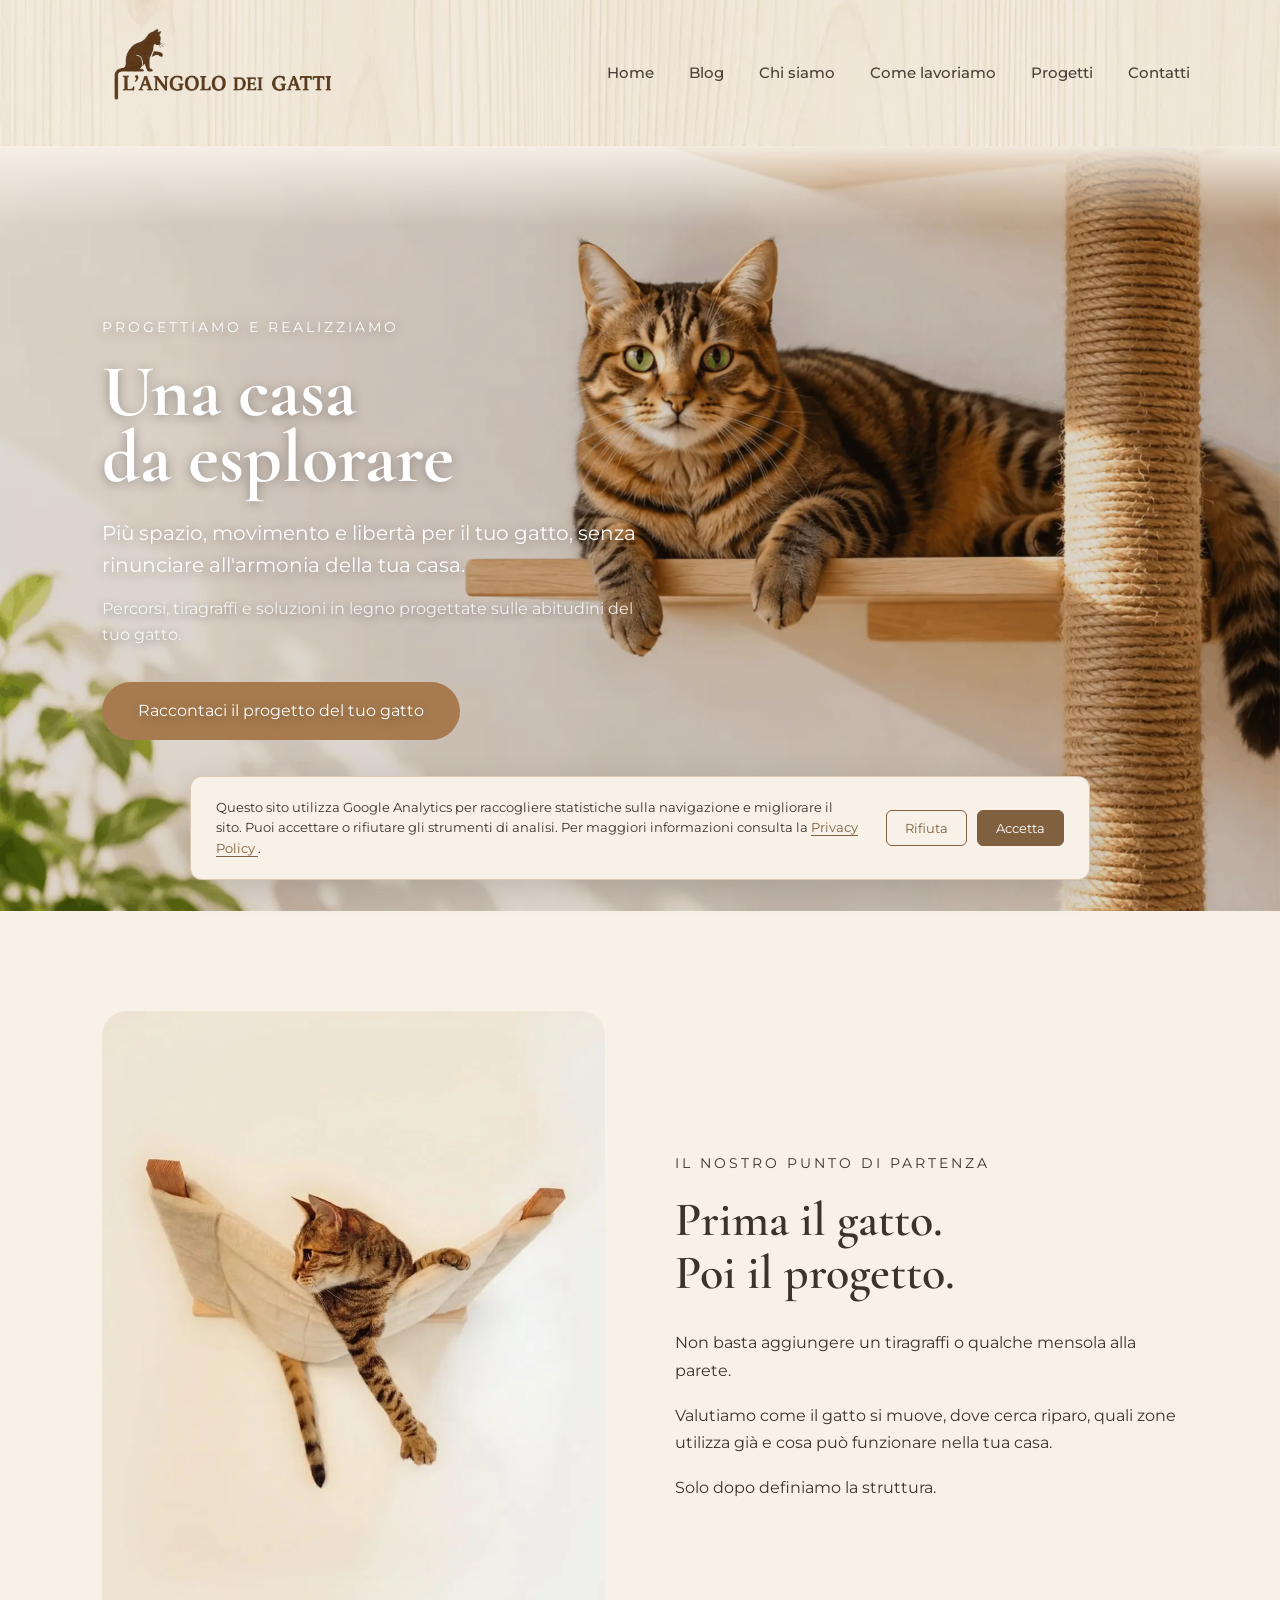
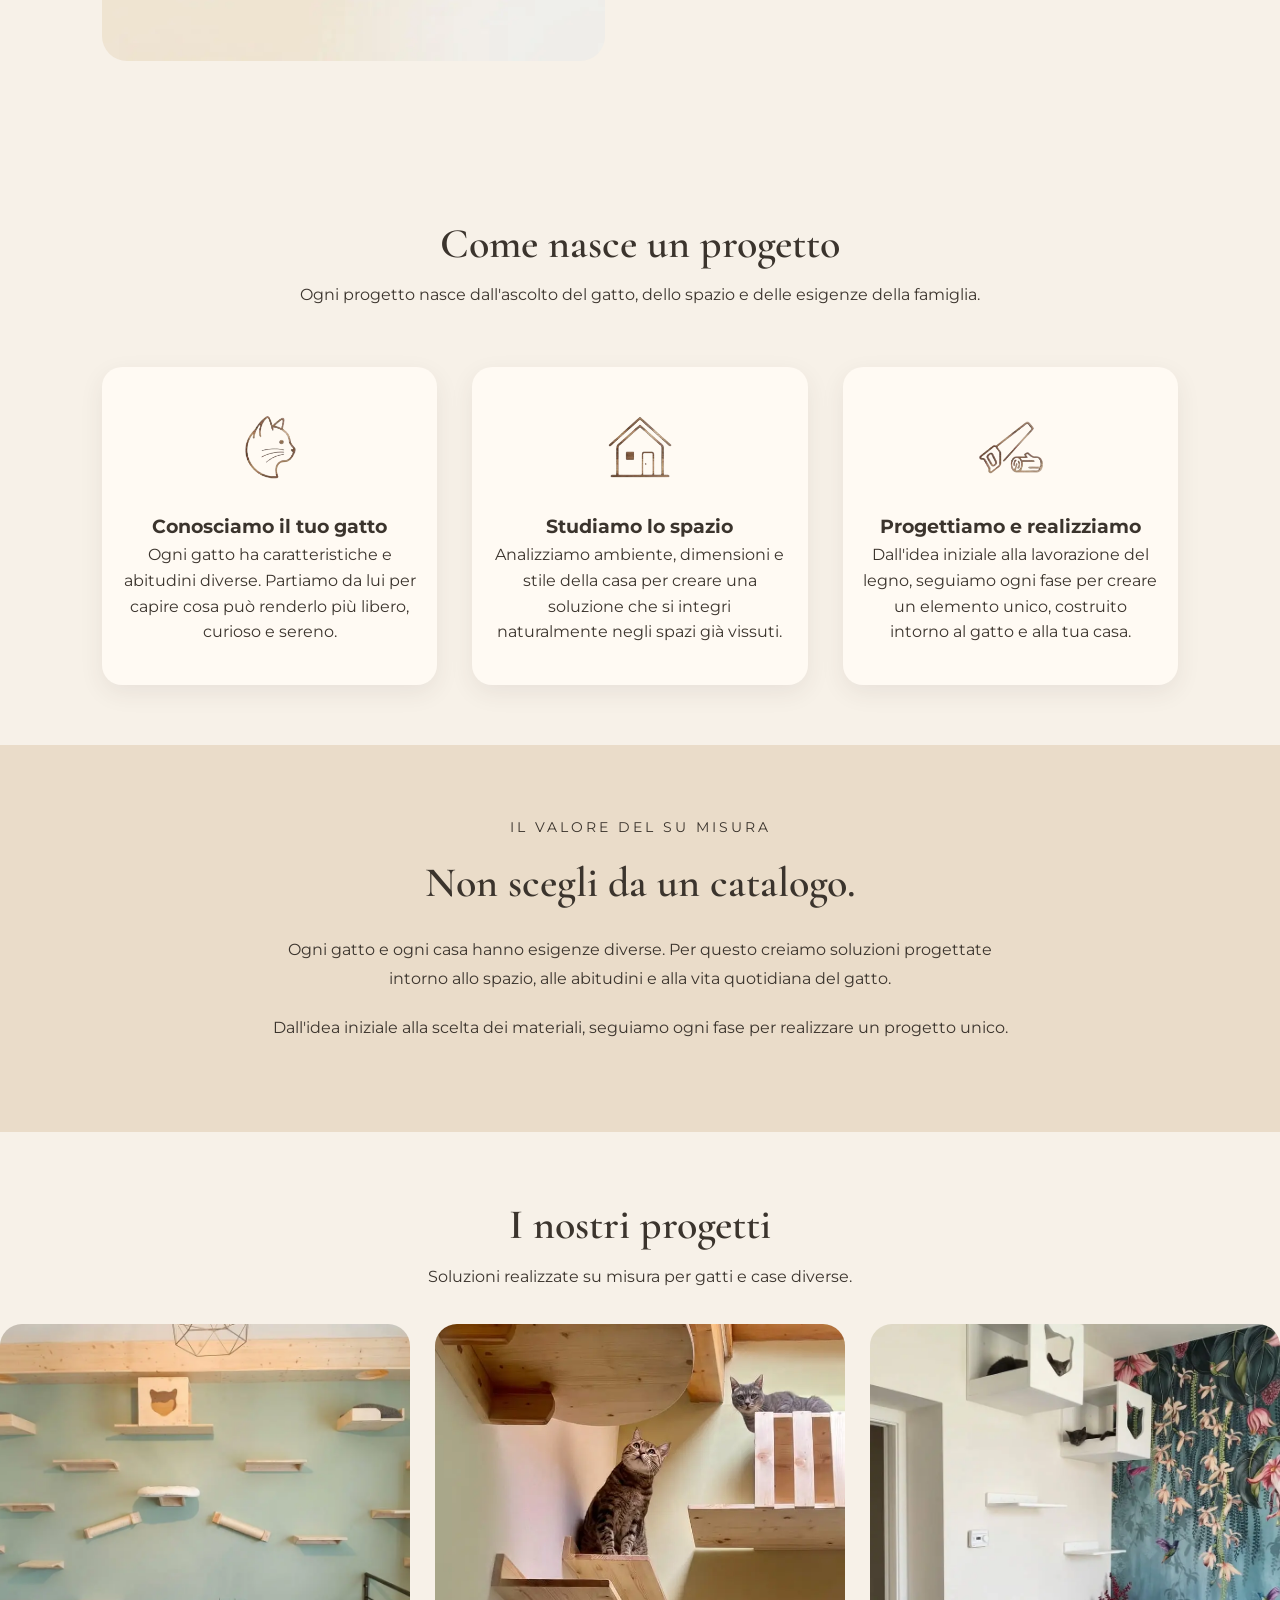
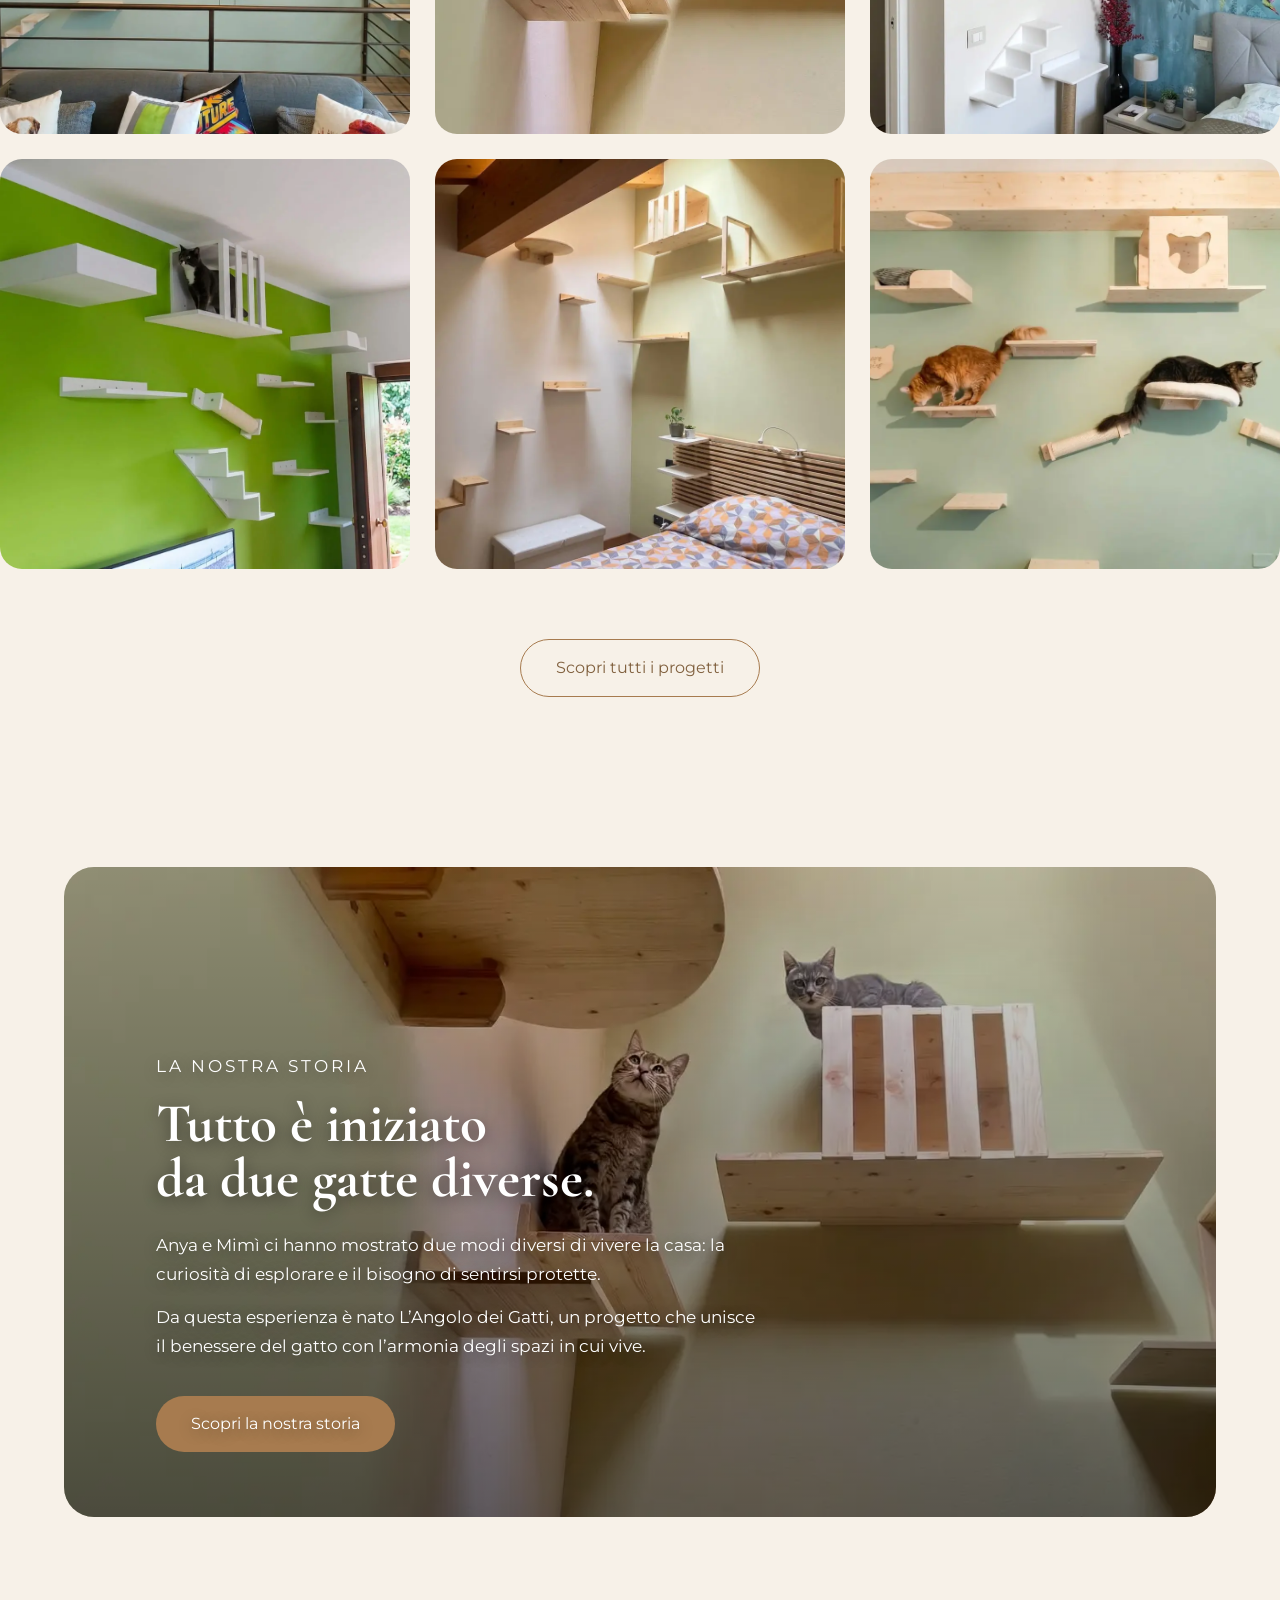
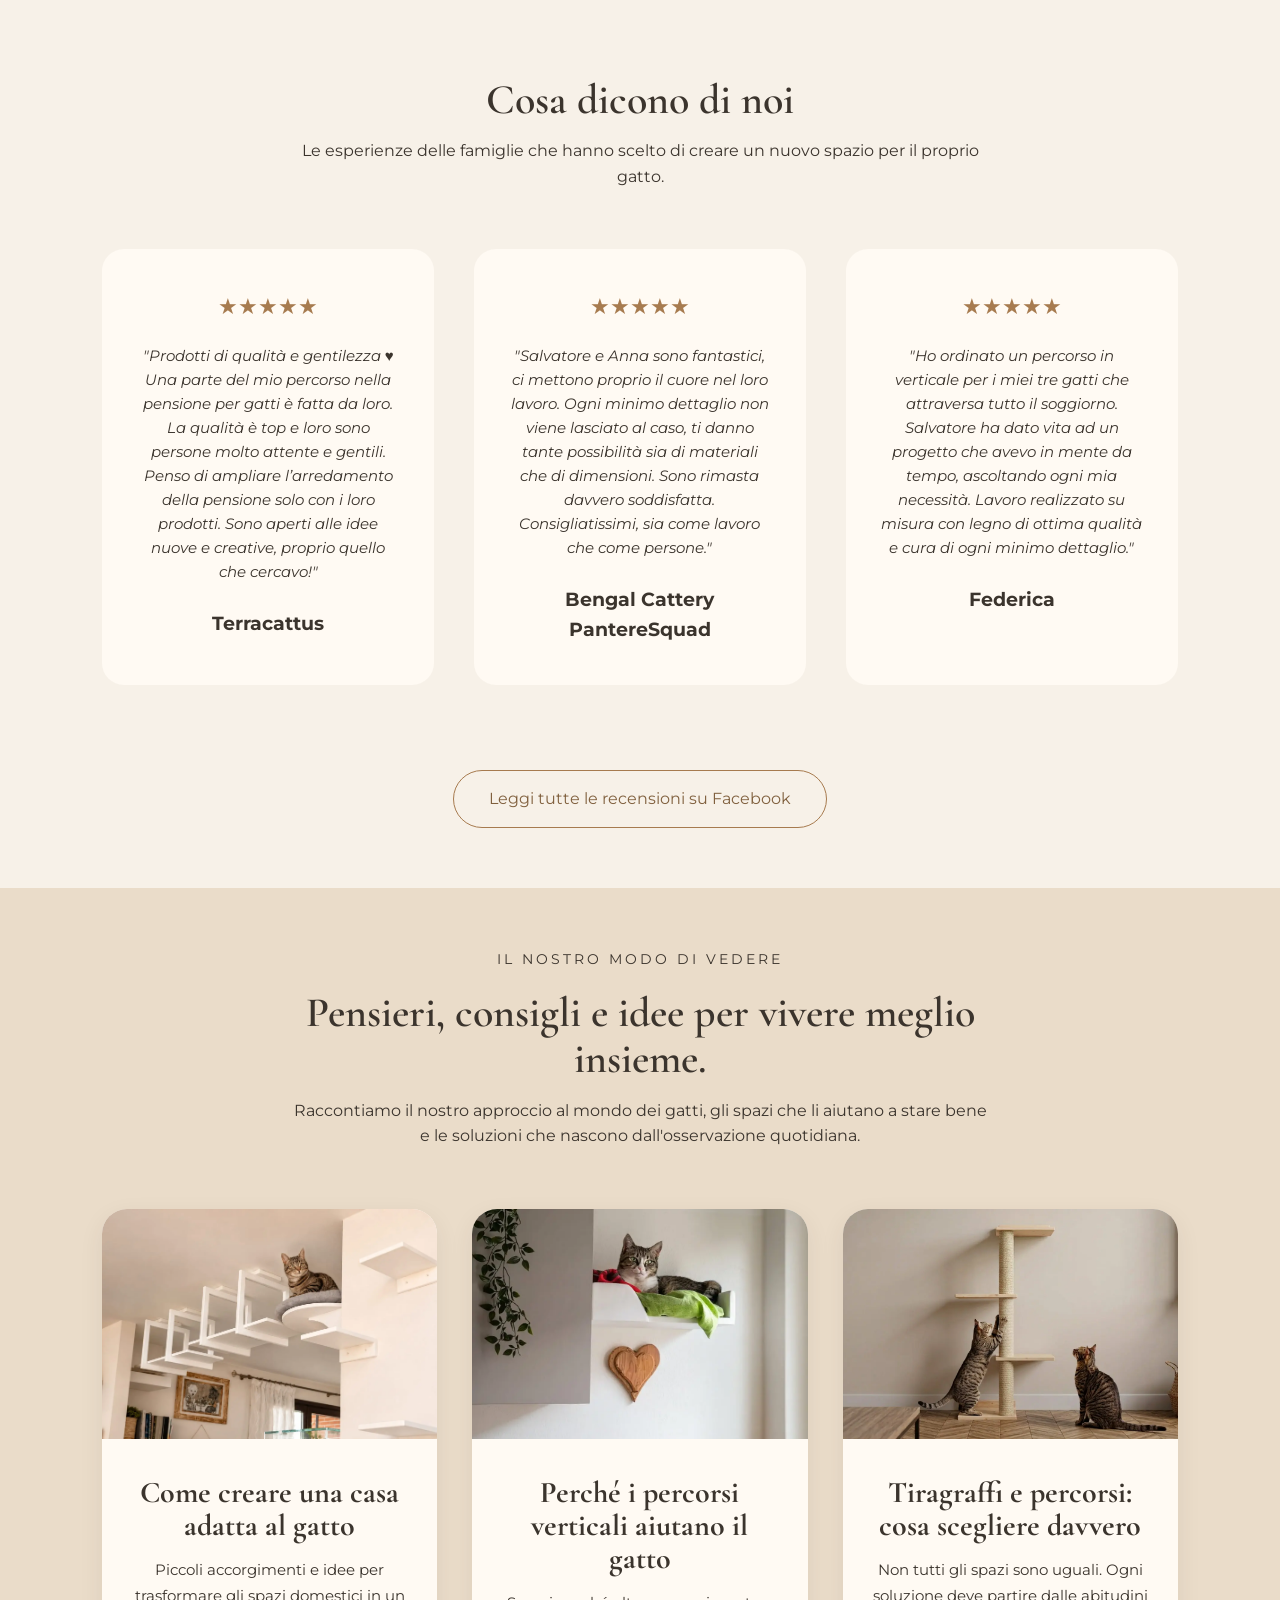
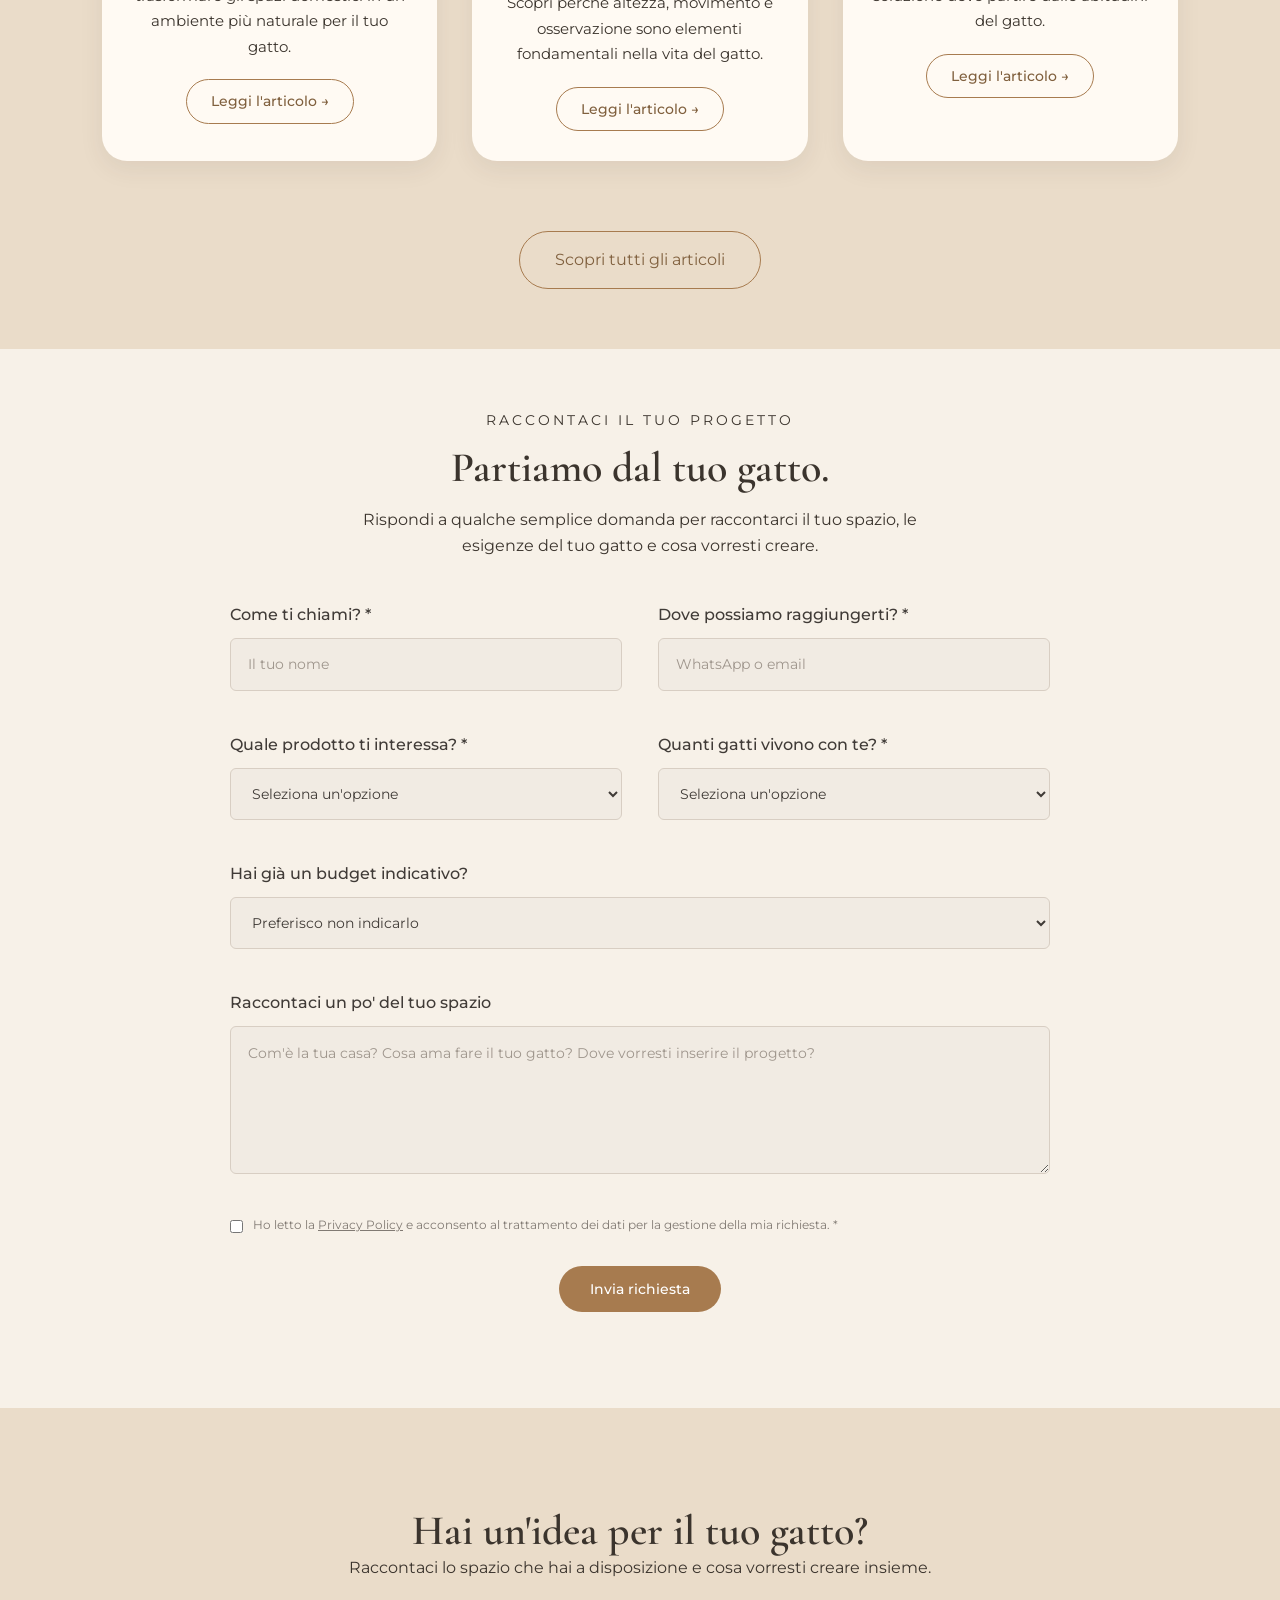
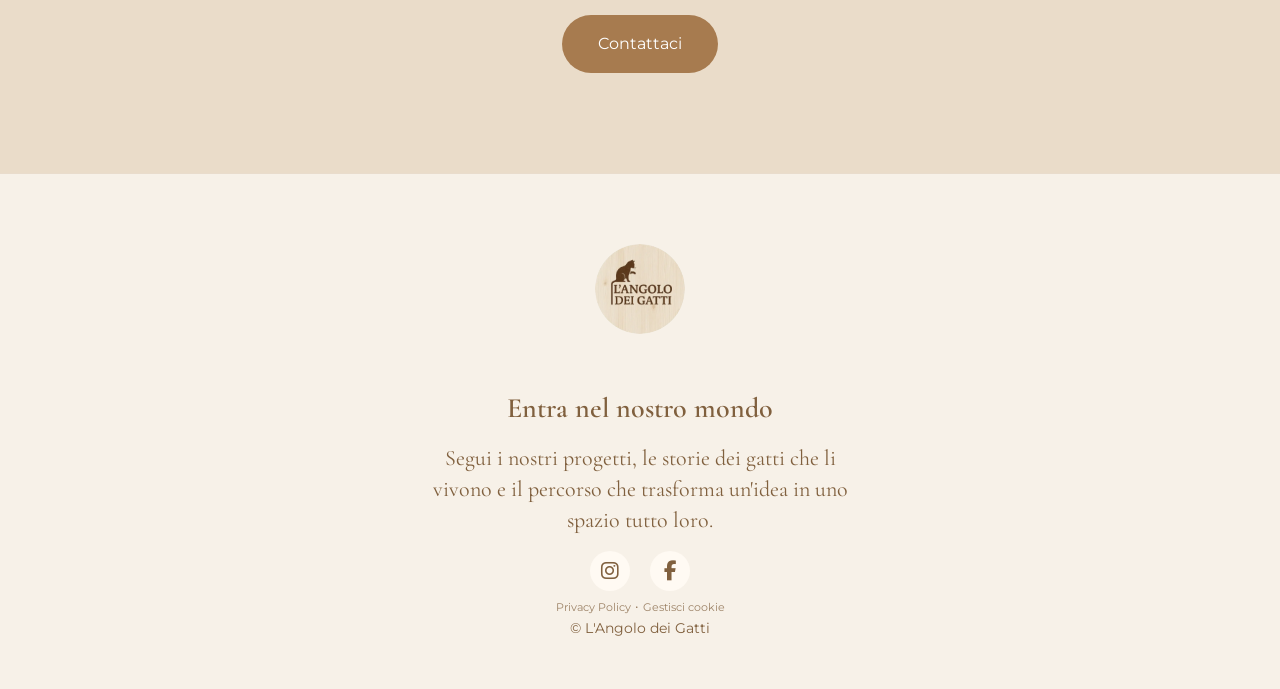
<file: index.html>
<!DOCTYPE html>
<html lang="it">

<head>

<meta charset="UTF-8">
<meta name="viewport" content="width=device-width, initial-scale=1.0">

<title>L'Angolo dei Gatti | Progetti in legno su misura</title>

<link rel="icon" type="image/webp" href="immagini/favicon.webp">

<meta name="description" content="Progetti in legno su misura per gatti. Spazi pensati per il benessere del gatto e integrati nella tua casa.">

<link rel="canonical" href="https://langolodeigatti.it/">

<link rel="stylesheet" href="css/stile.css">

<link href="https://fonts.googleapis.com/css2?family=Cormorant+Garamond:wght@500;600;700&family=Montserrat:wght@300;400;500;600&display=swap" rel="stylesheet">

<link rel="stylesheet" href="https://cdnjs.cloudflare.com/ajax/libs/font-awesome/6.5.2/css/all.min.css">


<script type="application/ld+json">
{
  "@context": "https://schema.org",
  "@type": "Organization",
  "name": "L'Angolo dei Gatti",
  "url": "https://langolodeigatti.it/",
  "logo": "https://langolodeigatti.it/immagini/logo-header.webp",
  "sameAs": [
    "https://www.instagram.com/langolodeigatti/",
    "https://www.facebook.com/langolodeigatti/"
  ]
}
</script>
<link
    rel="alternate"
    type="application/rss+xml"
    title="Feed RSS L'Angolo dei Gatti"
    href="feed.xml">

</head>


<body>



<header class="header reveal">


<div class="logo">

<a href="index.html">

<img
src="immagini/logo-header.webp"
alt="L'Angolo dei Gatti"
width="260"
height="90">

</a>

</div>

<button class="hamburger" type="button" aria-label="Apri il menu" aria-expanded="false">
☰
</button>



<nav class="menu">

<a href="index.html">Home</a>
<a href="blog.html">Blog</a>
<a href="chi-siamo.html">Chi siamo</a>
<a href="index.html#lavoriamo">Come lavoriamo</a>
<a href="progetti.html">Progetti</a>
<a href="contatti.html">Contatti</a>

</nav>

</header>



<main>


<section class="hero">


<img
class="hero-image"
src="immagini/hero.webp"
alt="Percorso in legno per gatti"
width="1920"
height="1080">


<div class="hero-content">


<p class="small-title">
PROGETTIAMO E REALIZZIAMO
</p>


<h1>
Una casa<br>
da esplorare
</h1>



<p class="hero-description">
Più spazio, movimento e libertà per il tuo gatto,
senza rinunciare all'armonia della tua casa.
</p>


<p class="hero-details">
Percorsi, tiragraffi e soluzioni in legno progettate sulle abitudini del tuo gatto.
</p>


<a class="button" href="https://wa.me/393792977051">

Raccontaci il progetto del tuo gatto

</a>


</div>


</section>


<section class="story-section reveal">


<div class="story-image">

<img
src="immagini/anya_amaca.webp"
alt="Anya sdraiata su un'amaca in legno"
width="900"
height="600">

</div>


<div class="story-text">


<p class="small-title">
IL NOSTRO PUNTO DI PARTENZA
</p>


<h2>
Prima il gatto.<br>
Poi il progetto.
</h2>


<p>
Non basta aggiungere un tiragraffi o qualche mensola alla parete.
</p>


<p>
Valutiamo come il gatto si muove, dove cerca riparo, quali zone utilizza già e cosa può funzionare nella tua casa.
</p>


<p>
Solo dopo definiamo la struttura.
</p>


</div>


</section>




<section id="lavoriamo" class="section">


<div class="section-title reveal">


<h2>
Come nasce un progetto
</h2>


<p>
Ogni progetto nasce dall'ascolto del gatto, dello spazio e delle esigenze della famiglia.
</p>


</div>


<div class="cards">


<!-- CARD 1 -->

<div class="card reveal">


<div class="icon">

<img
src="immagini/icona-1.webp"
alt=""
width="65"
height="65">

</div>


<h3>
Conosciamo il tuo gatto
</h3>


<p>
Ogni gatto ha caratteristiche e abitudini diverse.
Partiamo da lui per capire cosa può renderlo più libero, curioso e sereno.
</p>


</div>







<!-- CARD 2 -->

<div class="card reveal">


<div class="icon">

<img
src="immagini/icona-2.webp"
alt=""
width="65"
height="65">

</div>


<h3>
Studiamo lo spazio
</h3>


<p>
Analizziamo ambiente, dimensioni e stile della casa per creare una soluzione che si integri naturalmente negli spazi già vissuti.
</p>

</div>







<!-- CARD 3 -->

<div class="card reveal">


<div class="icon">

<img
src="immagini/icona-3.webp"
alt=""
width="65"
height="65">

</div>


<h3>
Progettiamo e realizziamo
</h3>


<p>
Dall'idea iniziale alla lavorazione del legno, seguiamo ogni fase per creare un elemento unico, costruito intorno al gatto e alla tua casa.
</p>

</div>



</div>


</section>


<section class="projects section">


<div class="value-section reveal">


<p class="small-title">
IL VALORE DEL SU MISURA
</p>


<h2>
Non scegli da un catalogo.
</h2>


<p>
Ogni gatto e ogni casa hanno esigenze diverse.
Per questo creiamo soluzioni progettate intorno allo spazio,
alle abitudini e alla vita quotidiana del gatto.
</p>


<p>
Dall'idea iniziale alla scelta dei materiali,
seguiamo ogni fase per realizzare un progetto unico.
</p>


</div>




<div class="section-title reveal">


<h2>
I nostri progetti
</h2>



<p>
Soluzioni realizzate su misura per gatti e case diverse.
</p>

<p class="mobile-hint">
Scorri per vedere tutti i progetti →
</p>

</div>





<div class="gallery portfolio">


<img
class="reveal"
src="immagini/progetto-1.webp"
alt="Progetto in legno per gatto"
width="600"
height="600">

<img
class="reveal"
src="immagini/progetto-2.webp"
alt="Progetto in legno per gatto"
width="600"
height="600">

<img
class="reveal"
src="immagini/progetto-3.webp"
alt="Progetto in legno per gatto"
width="600"
height="600">

<img
class="reveal"
src="immagini/progetto-4.webp"
alt="Progetto in legno per gatto"
width="600"
height="600">

<img
class="reveal"
src="immagini/progetto-5.webp"
alt="Progetto in legno per gatto"
width="600"
height="600">

<img
class="reveal"
src="immagini/progetto-6.webp"
alt="Progetto in legno per gatto"
width="600"
height="600">

</div>

<div class="mobile-dots"></div>


<div class="projects-button reveal">

<a class="button secondary" href="progetti.html">

Scopri tutti i progetti

</a>

</div>


</section>









<section class="home-about-story reveal">


<img
src="immagini/anya_mimi_percorso.webp"
alt="Anya e Mimì sul percorso verticale progettato su misura">



<div class="home-about-overlay">


<p class="small-title">
LA NOSTRA STORIA
</p>


<h2>
Tutto è iniziato
<br>
da due gatte diverse.
</h2>


<p>
Anya e Mimì ci hanno mostrato due modi diversi
di vivere la casa: la curiosità di esplorare
e il bisogno di sentirsi protette.
</p>


<p>
Da questa esperienza è nato L’Angolo dei Gatti,
un progetto che unisce il benessere del gatto
con l’armonia degli spazi in cui vive.
</p>


<a class="button secondary" href="chi-siamo.html">

Scopri la nostra storia

</a>


</div>


</section>









<section class="reviews section">



<div class="section-title reveal">


<h2>
Cosa dicono di noi
</h2>



<p>
Le esperienze delle famiglie che hanno scelto di creare un nuovo spazio per il proprio gatto.
</p>


</div>





<div class="reviews-grid">



<div class="review-card reveal">

<div class="stars">
★★★★★
</div>

<p>
"Prodotti di qualità e gentilezza ♥️
Una parte del mio percorso nella pensione per gatti è fatta da loro. La qualità è top e loro sono persone molto attente e gentili. Penso di ampliare l’arredamento della pensione solo con i loro prodotti. Sono aperti alle idee nuove e creative, proprio quello che cercavo!"
</p>

<h3>
Terracattus
</h3>

</div>







<div class="review-card reveal">

<div class="stars">
★★★★★
</div>

<p>
"Salvatore e Anna sono fantastici, ci mettono proprio il cuore nel loro lavoro. Ogni minimo dettaglio non viene lasciato al caso, ti danno tante possibilità sia di materiali che di dimensioni. Sono rimasta davvero soddisfatta. Consigliatissimi, sia come lavoro che come persone."
</p>

<h3>
Bengal Cattery PantereSquad
</h3>

</div>







<div class="review-card reveal">

<div class="stars">
★★★★★
</div>

<p>
"Ho ordinato un percorso in verticale per i miei tre gatti che attraversa tutto il soggiorno. Salvatore ha dato vita ad un progetto che avevo in mente da tempo, ascoltando ogni mia necessità. Lavoro realizzato su misura con legno di ottima qualità e cura di ogni minimo dettaglio."
</p>

<h3>
Federica
</h3>

</div>



</div>




<div class="reviews-button reveal">


<a
class="button secondary"
href="https://www.facebook.com/langolodeigatti/reviews"
target="_blank"
rel="noopener noreferrer">

Leggi tutte le recensioni su Facebook

</a>


</div>



</section>


<section class="blog-preview section">


<div class="section-title reveal">


<p class="small-title">
IL NOSTRO MODO DI VEDERE
</p>


<h2>
Pensieri, consigli e idee per vivere meglio insieme.
</h2>


<p>
Raccontiamo il nostro approccio al mondo dei gatti,
gli spazi che li aiutano a stare bene
e le soluzioni che nascono dall'osservazione quotidiana.
</p>


</div>



<div class="blog-cards">



<article class="blog-card reveal">


<img
src="immagini/casa-gatto.webp"
alt="Come creare una casa adatta al gatto">


<div>

<h3>
Come creare una casa adatta al gatto
</h3>


<p>
Piccoli accorgimenti e idee per trasformare
gli spazi domestici in un ambiente più naturale
per il tuo gatto.
</p>


<a href="articolo-casa-gatto.html">
Leggi l'articolo →
</a>

</div>


</article>





<article class="blog-card reveal">


<img
src="immagini/spazio-verticale.webp"
alt="Percorsi verticali per gatti">


<div>

<h3>
Perché i percorsi verticali aiutano il gatto
</h3>


<p>
Scopri perché altezza, movimento e osservazione
sono elementi fondamentali nella vita del gatto.
</p>


<a href="articolo-spazio-verticale.html">
Leggi l'articolo →
</a>


</div>


</article>




<article class="blog-card reveal">


<img
src="immagini/tiragraffi-gatto.webp"
alt="Come scegliere un tiragraffi">


<div>

<h3>
Tiragraffi e percorsi: cosa scegliere davvero
</h3>


<p>
Non tutti gli spazi sono uguali.
Ogni soluzione deve partire dalle abitudini del gatto.
</p>


<a href="articolo-tiragraffi.html">
Leggi l'articolo →
</a>


</div>


</article>



</div>


<div class="projects-button reveal">

<a class="button secondary" href="blog.html">

Scopri tutti gli articoli

</a>

</div>



</section>


<!-- QUESTIONARIO -->

<section class="section questionnaire-section">


<div class="section-title reveal">


<p class="small-title">
RACCONTACI IL TUO PROGETTO
</p>


<h2>
Partiamo dal tuo gatto.
</h2>


<p>
Rispondi a qualche semplice domanda per raccontarci
il tuo spazio, le esigenze del tuo gatto e cosa vorresti creare.
</p>


</div>


<div class="questionnaire-wrapper reveal">


<form id="contact-form" class="contact-form">

    <input type="hidden" name="access_key" value="dde358f8-2c05-454b-8da0-c42f7938556a">
    <input type="hidden" name="subject" value="Nuova richiesta dal sito L'Angolo dei Gatti">
    <input type="hidden" name="from_name" value="L'Angolo dei Gatti - Sito web">

    <!-- Anti-spam -->
    <input type="checkbox"
           name="botcheck"
           class="hidden"
           tabindex="-1"
           autocomplete="off">

    <!-- Nome + contatto -->
    <div class="form-row">

        <div class="form-field">
            <label for="nome">Come ti chiami? *</label>
            <input
                type="text"
                id="nome"
                name="name"
                autocomplete="name"
                placeholder="Il tuo nome"
                required>
        </div>

        <div class="form-field">
            <label for="contatto">Dove possiamo raggiungerti? *</label>
            <input
                type="text"
                id="contatto"
                name="contatto"
                placeholder="WhatsApp o email"
                required>
        </div>

    </div>


    <!-- Prodotto + gatti -->
    <div class="form-row">

        <div class="form-field">
            <label for="prodotto">Quale prodotto ti interessa? *</label>

            <select id="prodotto" name="prodotto" required>
                <option value="">Seleziona un'opzione</option>
                <option value="Un percorso verticale">🐾 Un percorso verticale</option>
                <option value="Un tiragraffi">🌳 Un tiragraffi</option>
                <option value="Una soluzione personalizzata">✨ Una soluzione personalizzata</option>
                <option value="Non so ancora">💭 Non so ancora, vorrei un consiglio</option>
            </select>
        </div>

        <div class="form-field">
            <label for="gatti">Quanti gatti vivono con te? *</label>

            <select id="gatti" name="numero_gatti" required>
                <option value="">Seleziona un'opzione</option>
                <option value="1">1</option>
                <option value="2">2</option>
                <option value="3">3</option>
                <option value="4 o più">4 o più</option>
            </select>
        </div>

    </div>


    <!-- Budget -->
    <div class="form-field form-field-full">

        <label for="budget">Hai già un budget indicativo?</label>

        <select id="budget" name="budget">
            <option value="">Preferisco non indicarlo</option>
            <option value="Fino a 200 euro">Fino a 200 €</option>
            <option value="200-400 euro">200 – 500 €</option>
            <option value="Oltre 700 euro">Oltre 500 €</option>
            <option value="Non lo so ancora">Non lo so ancora</option>
        </select>

    </div>


    <!-- Messaggio -->
    <div class="form-field form-field-full">

        <label for="messaggio">Raccontaci un po' del tuo spazio</label>

        <textarea
            id="messaggio"
            name="message"
            rows="5"
            placeholder="Com'è la tua casa? Cosa ama fare il tuo gatto? Dove vorresti inserire il progetto?"></textarea>

    </div>


    <!-- Privacy -->
    <label class="privacy-consent">

        <input
            type="checkbox"
            name="privacy"
            value="Accettata"
            required>

        <span>
            Ho letto la
            <a
                href="privacy.html"
                target="_blank"
                rel="noopener noreferrer">Privacy Policy</a>
            e acconsento al trattamento dei dati per la gestione della mia richiesta. *
        </span>

    </label>


    <!-- Invio -->
    <button type="submit" class="button">
        Invia richiesta
    </button>

    <div
        id="form-result"
        class="form-result"
        role="status"
        aria-live="polite">
    </div>

</form>


</div>


</section>


<section class="cta">


<h2 class="reveal">
Hai un'idea per il tuo gatto?
</h2>


<p class="reveal">
Raccontaci lo spazio che hai a disposizione
e cosa vorresti creare insieme.
</p>


<a class="button reveal" href="contatti.html">
Contattaci
</a>



</section>



</main>





<footer class="reveal">


<img
src="immagini/logo-tondo.webp"
alt="Logo L'Angolo dei Gatti"
width="90"
height="90">


<div class="social">

<p class="social-title">
Entra nel nostro mondo
</p>

<p class="social-text">
Segui i nostri progetti, le storie dei gatti che li vivono e il percorso che trasforma un'idea in uno spazio tutto loro.
</p>

<a
href="https://www.instagram.com/langolodeigatti/"
target="_blank"
rel="noopener noreferrer"
aria-label="Seguici su Instagram">

<i class="fa-brands fa-instagram"></i>

</a>

<a
href="https://www.facebook.com/langolodeigatti"
target="_blank"
rel="noopener noreferrer"
aria-label="Seguici su Facebook">

<i class="fa-brands fa-facebook-f"></i>

</a>



</div>


<p class="footer-privacy">

<a class="privacy-link" href="privacy.html">
Privacy Policy
</a>

<span aria-hidden="true">
 ·
</span>

<button
id="cookie-settings"
class="cookie-settings"
type="button">

Gestisci cookie

</button>

</p>

<p>
© L'Angolo dei Gatti
</p>


</footer>




<div
id="cookie-banner"
class="cookie-banner"
role="dialog"
aria-label="Gestione dei cookie e degli strumenti di analisi">

<p>
Questo sito utilizza Google Analytics per raccogliere statistiche sulla navigazione
e migliorare il sito. Puoi accettare o rifiutare gli strumenti di analisi.
Per maggiori informazioni consulta la
<a href="privacy.html">
Privacy Policy
</a>.
</p>

<div class="cookie-buttons">

<button
id="cookie-reject"
type="button">

Rifiuta

</button>

<button
id="cookie-accept"
type="button">

Accetta

</button>

</div>

</div>



<script src="js/script.js"></script>



</body>

</html>
</file>
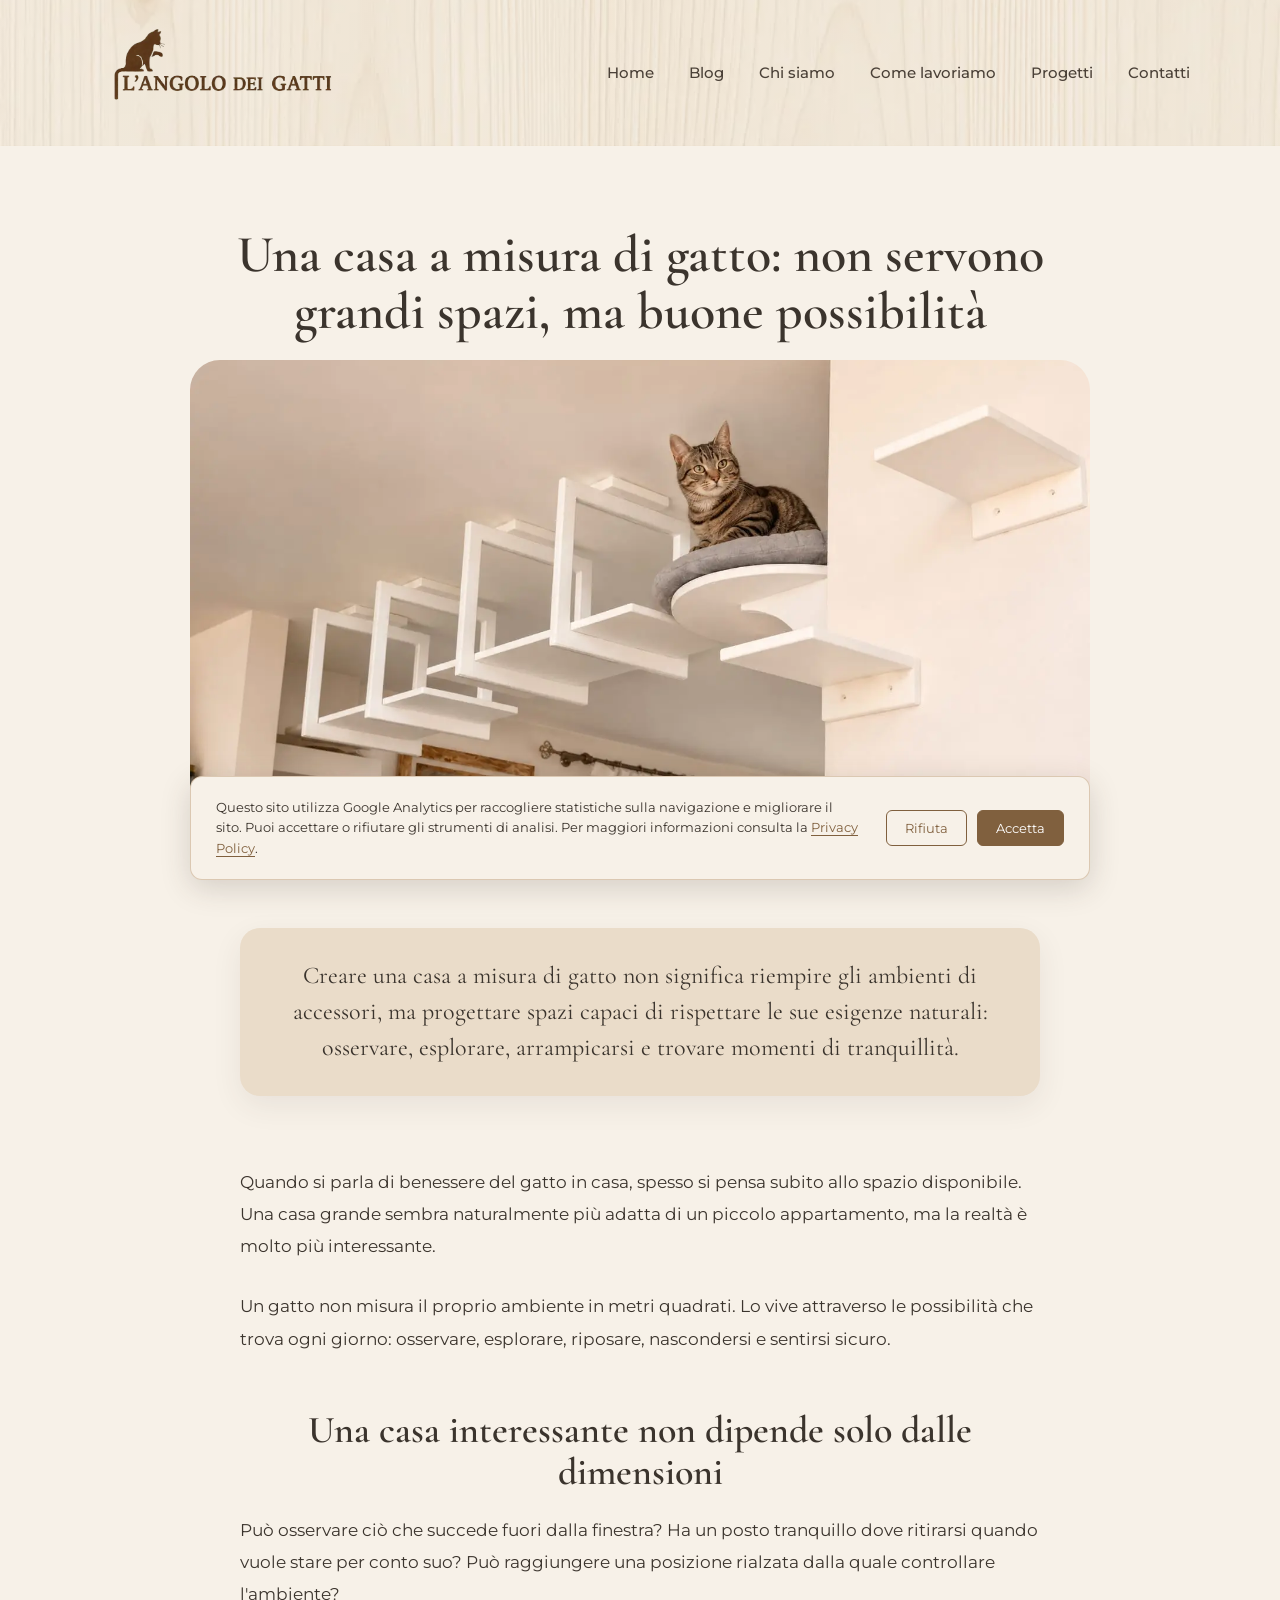
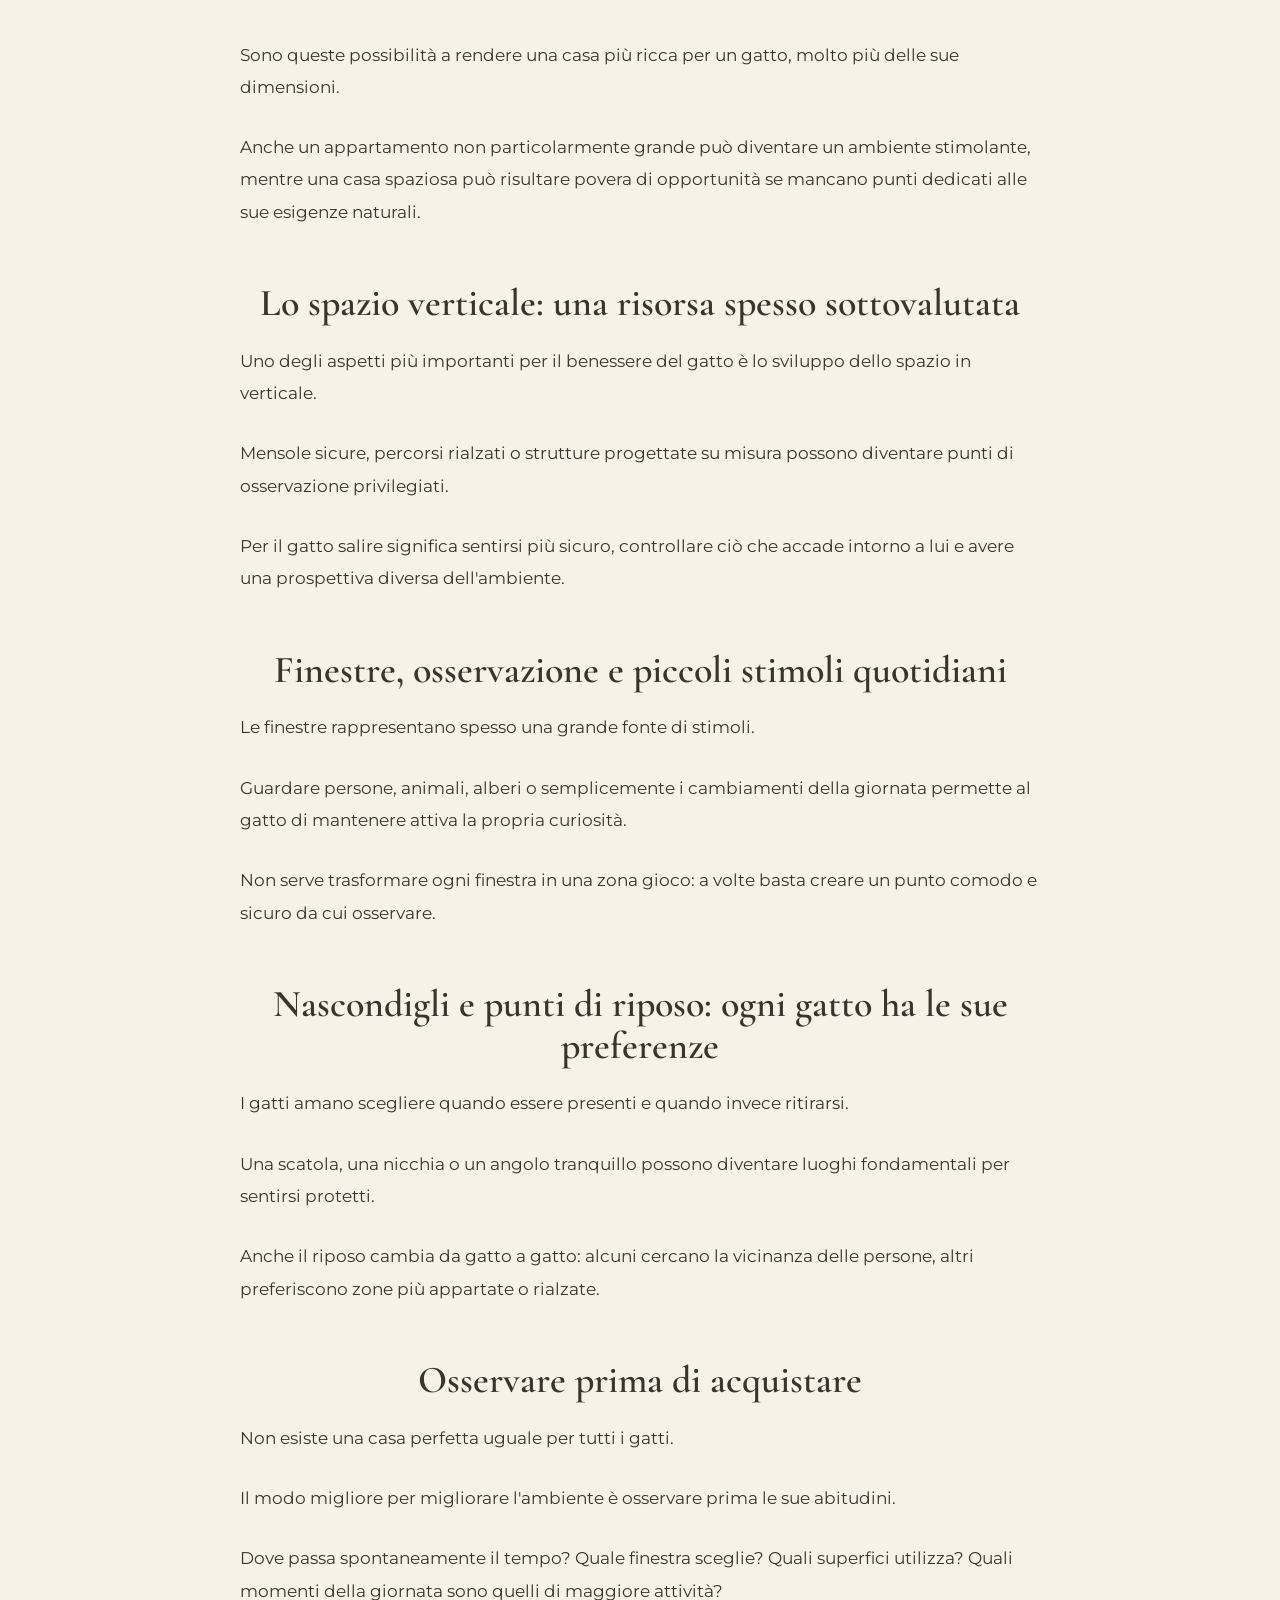
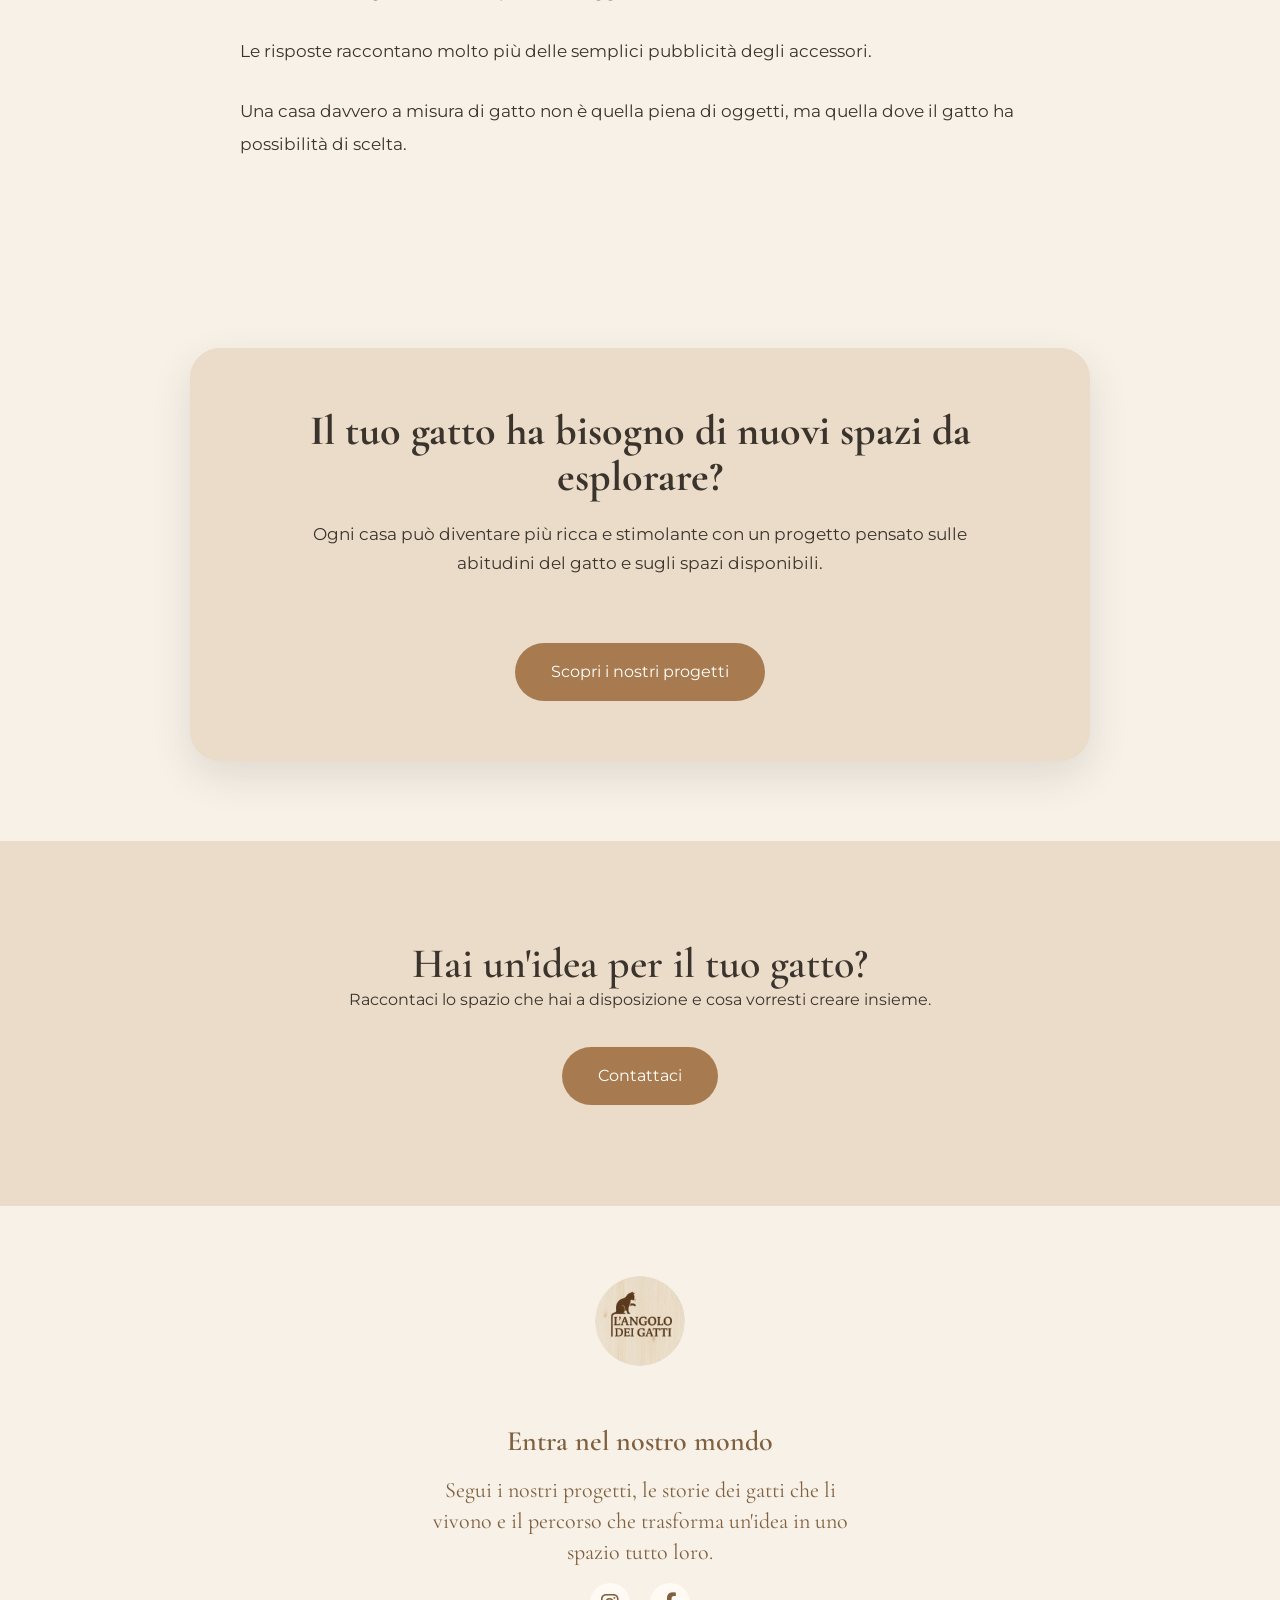
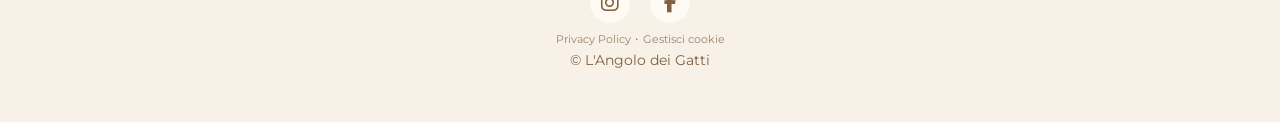
<file: articolo-casa-gatto.html>
<!DOCTYPE html>
<html lang="it">

<head>

<meta charset="UTF-8">
<meta name="viewport" content="width=device-width, initial-scale=1.0">

<title>
Casa a misura di gatto: come creare uno spazio adatto alle sue esigenze | L'Angolo dei Gatti
</title>

<meta name="description" content="Scopri come creare una casa a misura di gatto con spazi per esplorare, osservare, riposare e vivere meglio l'ambiente domestico.">

<link rel="stylesheet" href="css/stile.css">

<link href="https://fonts.googleapis.com/css2?family=Cormorant+Garamond:wght@500;600;700&family=Montserrat:wght@300;400;500;600&display=swap" rel="stylesheet">
<link rel="stylesheet" href="https://cdnjs.cloudflare.com/ajax/libs/font-awesome/6.5.2/css/all.min.css">

<script type="application/ld+json">
{
  "@context": "https://schema.org",
  "@type": "Article",
  "headline": "Una casa a misura di gatto: non servono grandi spazi, ma buone possibilità",
  "description": "Scopri come creare una casa a misura di gatto con spazi per esplorare, osservare, riposare e vivere meglio l'ambiente domestico.",
  "image": "https://langolodeigatti.it/immagini/casa-gatto.webp",
  "author": {
    "@type": "Organization",
    "name": "L'Angolo dei Gatti",
    "url": "https://langolodeigatti.it/"
  },
  "publisher": {
    "@type": "Organization",
    "name": "L'Angolo dei Gatti",
    "url": "https://langolodeigatti.it/",
    "logo": {
      "@type": "ImageObject",
      "url": "https://langolodeigatti.it/immagini/logo-header.webp"
    }
  },
  "datePublished": "2026-08-28",
  "dateModified": "2026-08-28",
  "mainEntityOfPage": {
    "@type": "WebPage",
    "@id": "https://langolodeigatti.it/articolo-casa-gatto.html"
  }
}
</script>

</head>


<body>



<header class="header reveal">


<div class="logo">

<a href="index.html">

<img 
src="immagini/logo-header.webp" 
alt="L'Angolo dei Gatti"
width="260"
height="90">

</a>

</div>


<button class="hamburger" type="button" aria-label="Apri il menu" aria-expanded="false">
☰
</button>


<nav class="menu">

<a href="index.html">Home</a>

<a href="blog.html">Blog</a>

<a href="chi-siamo.html">Chi siamo</a>

<a href="index.html#lavoriamo">Come lavoriamo</a>

<a href="progetti.html">Progetti</a>

<a href="contatti.html">Contatti</a>


</nav>


</header>

<main class="article-page">


<div class="article-header">


<h1>
Una casa a misura di gatto: non servono grandi spazi, ma buone possibilità
</h1>




<img 
class="article-image"
src="immagini/casa-gatto.webp"
alt="Ambiente domestico pensato per il benessere del gatto">


</div>

<div class="article-intro">

<p>
Creare una casa a misura di gatto non significa riempire gli ambienti di accessori, ma progettare spazi capaci di rispettare le sue esigenze naturali: osservare, esplorare, arrampicarsi e trovare momenti di tranquillità.
</p>

</div>



<div class="article-content">

    

<p>
Quando si parla di benessere del gatto in casa, spesso si pensa subito allo spazio disponibile. Una casa grande sembra naturalmente più adatta di un piccolo appartamento, ma la realtà è molto più interessante.
</p>


<p>
Un gatto non misura il proprio ambiente in metri quadrati. Lo vive attraverso le possibilità che trova ogni giorno: osservare, esplorare, riposare, nascondersi e sentirsi sicuro.
</p>



<h2>
Una casa interessante non dipende solo dalle dimensioni
</h2>


<p>
Può osservare ciò che succede fuori dalla finestra? Ha un posto tranquillo dove ritirarsi quando vuole stare per conto suo? Può raggiungere una posizione rialzata dalla quale controllare l'ambiente?
</p>


<p>
Sono queste possibilità a rendere una casa più ricca per un gatto, molto più delle sue dimensioni.
</p>


<p>
Anche un appartamento non particolarmente grande può diventare un ambiente stimolante, mentre una casa spaziosa può risultare povera di opportunità se mancano punti dedicati alle sue esigenze naturali.
</p>



<h2>
Lo spazio verticale: una risorsa spesso sottovalutata
</h2>


<p>
Uno degli aspetti più importanti per il benessere del gatto è lo sviluppo dello spazio in verticale.
</p>


<p>
Mensole sicure, percorsi rialzati o strutture progettate su misura possono diventare punti di osservazione privilegiati.
</p>


<p>
Per il gatto salire significa sentirsi più sicuro, controllare ciò che accade intorno a lui e avere una prospettiva diversa dell'ambiente.
</p>




<h2>
Finestre, osservazione e piccoli stimoli quotidiani
</h2>


<p>
Le finestre rappresentano spesso una grande fonte di stimoli.
</p>


<p>
Guardare persone, animali, alberi o semplicemente i cambiamenti della giornata permette al gatto di mantenere attiva la propria curiosità.
</p>


<p>
Non serve trasformare ogni finestra in una zona gioco: a volte basta creare un punto comodo e sicuro da cui osservare.
</p>




<h2>
Nascondigli e punti di riposo: ogni gatto ha le sue preferenze
</h2>


<p>
I gatti amano scegliere quando essere presenti e quando invece ritirarsi.
</p>


<p>
Una scatola, una nicchia o un angolo tranquillo possono diventare luoghi fondamentali per sentirsi protetti.
</p>


<p>
Anche il riposo cambia da gatto a gatto: alcuni cercano la vicinanza delle persone, altri preferiscono zone più appartate o rialzate.
</p>




<h2>
Osservare prima di acquistare
</h2>


<p>
Non esiste una casa perfetta uguale per tutti i gatti.
</p>


<p>
Il modo migliore per migliorare l'ambiente è osservare prima le sue abitudini.
</p>


<p>
Dove passa spontaneamente il tempo? Quale finestra sceglie? Quali superfici utilizza? Quali momenti della giornata sono quelli di maggiore attività?
</p>


<p>
Le risposte raccontano molto più delle semplici pubblicità degli accessori.
</p>


<p>
Una casa davvero a misura di gatto non è quella piena di oggetti, ma quella dove il gatto ha possibilità di scelta.
</p>



</div>


</main>





<section class="article-cta">


<h2>
Il tuo gatto ha bisogno di nuovi spazi da esplorare?
</h2>


<p>
Ogni casa può diventare più ricca e stimolante con un progetto pensato sulle abitudini del gatto e sugli spazi disponibili.
</p>


<a class="button" href="progetti.html">

Scopri i nostri progetti

</a>


</section>

<section class="cta reveal">


<h2>
Hai un'idea per il tuo gatto?
</h2>




<p>
Raccontaci lo spazio che hai a disposizione
e cosa vorresti creare insieme.
</p>




<a class="button" href="contatti.html">

Contattaci

</a>



</section>










<footer class="reveal">


<img 
src="immagini/logo-tondo.webp" 
alt="Logo L'Angolo dei Gatti"
width="90"
height="90">


<div class="social">

<p class="social-title">
Entra nel nostro mondo
</p>

<p class="social-text">
Segui i nostri progetti, le storie dei gatti che li vivono e il percorso che trasforma un'idea in uno spazio tutto loro.
</p>

<a href="https://www.instagram.com/langolodeigatti/" 
target="_blank"
aria-label="Seguici su Instagram">

<i class="fa-brands fa-instagram"></i>

</a>

<a href="https://www.facebook.com/langolodeigatti" 
target="_blank"
aria-label="Seguici su Facebook">

<i class="fa-brands fa-facebook-f"></i>

</a>



</div>


<p class="footer-privacy">
    <a class="privacy-link" href="privacy.html">Privacy Policy</a>
    <span aria-hidden="true"> · </span>
    <button id="cookie-settings" class="cookie-settings" type="button">
        Gestisci cookie
    </button>
</p>

<p>
© L'Angolo dei Gatti
</p>


</footer>




<div id="cookie-banner" class="cookie-banner" role="dialog" aria-label="Gestione dei cookie e degli strumenti di analisi">

    <p>
        Questo sito utilizza Google Analytics per raccogliere statistiche sulla navigazione
        e migliorare il sito. Puoi accettare o rifiutare gli strumenti di analisi.
        Per maggiori informazioni consulta la
        <a href="privacy.html">Privacy Policy</a>.
    </p>

    <div class="cookie-buttons">

        <button id="cookie-reject" type="button">
            Rifiuta
        </button>

        <button id="cookie-accept" type="button">
            Accetta
        </button>

    </div>

</div>



<script src="js/script.js"></script>



</body>

</html>
</file>
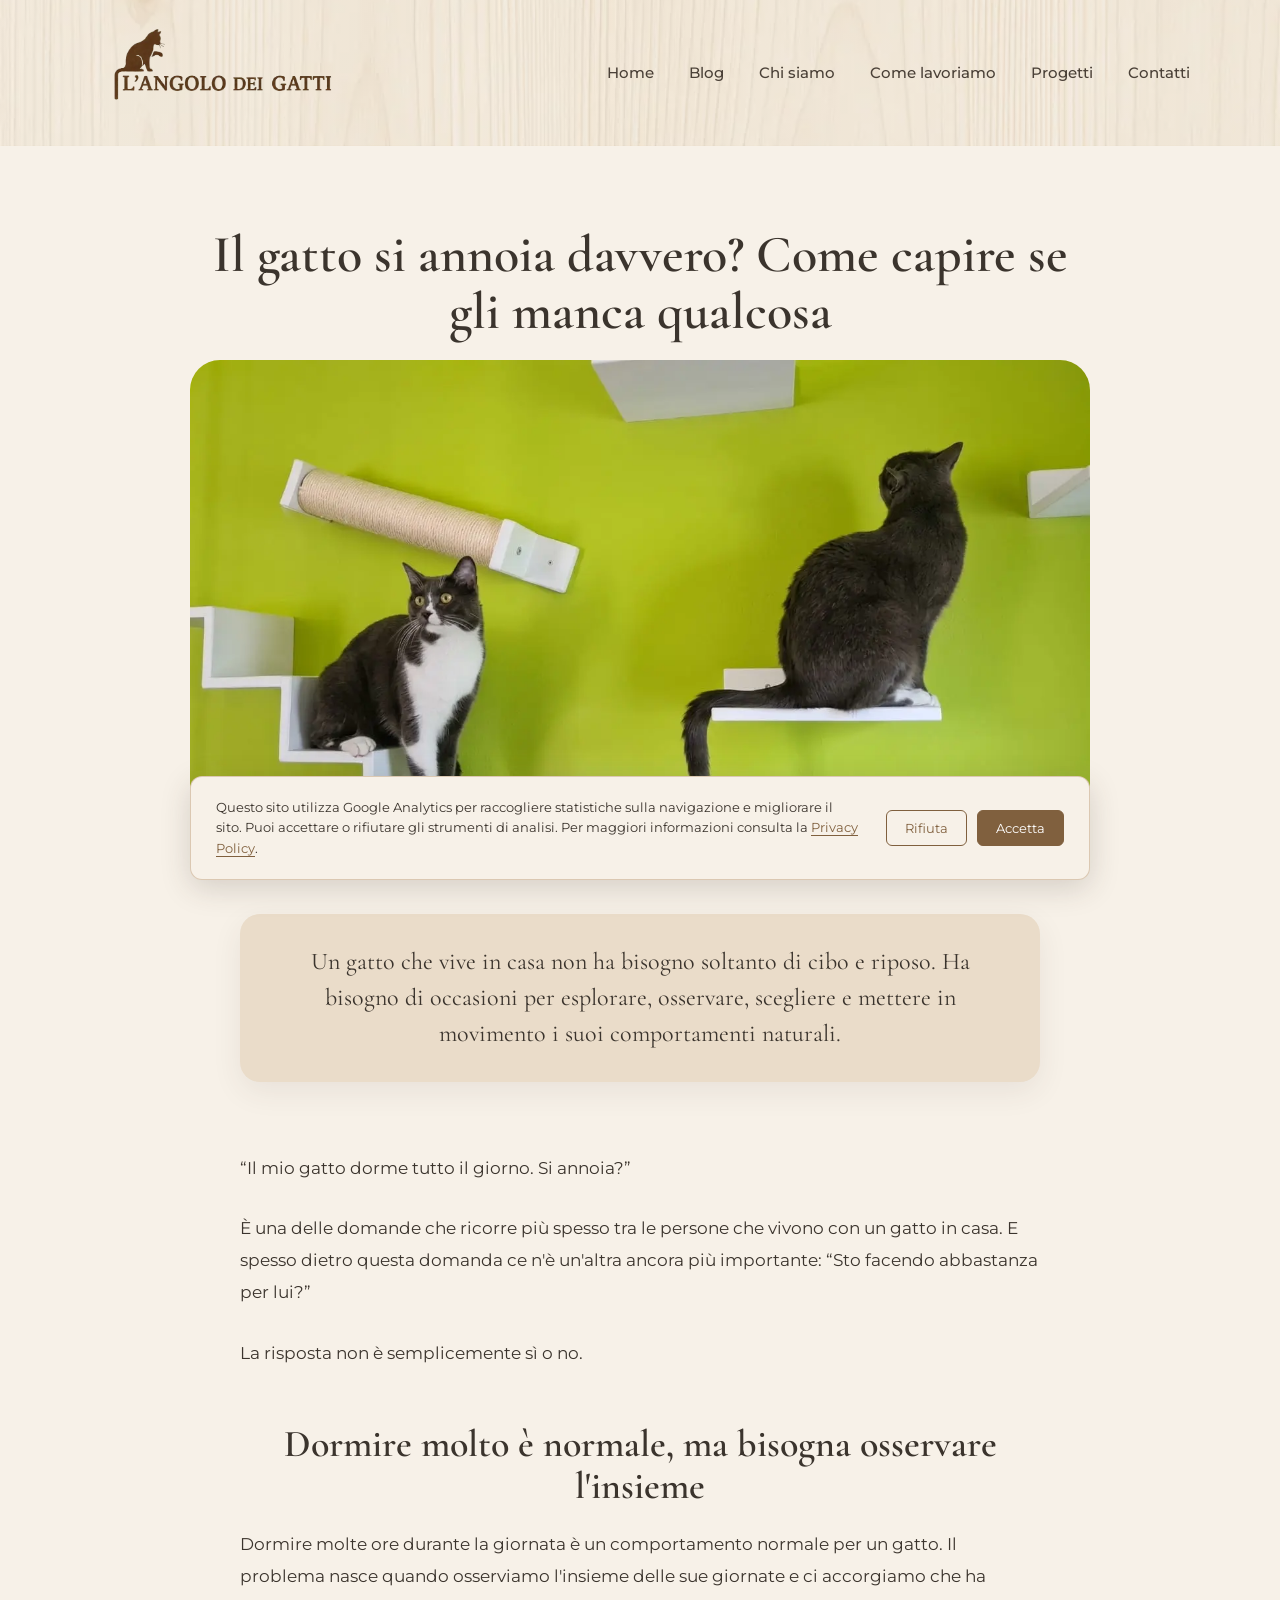
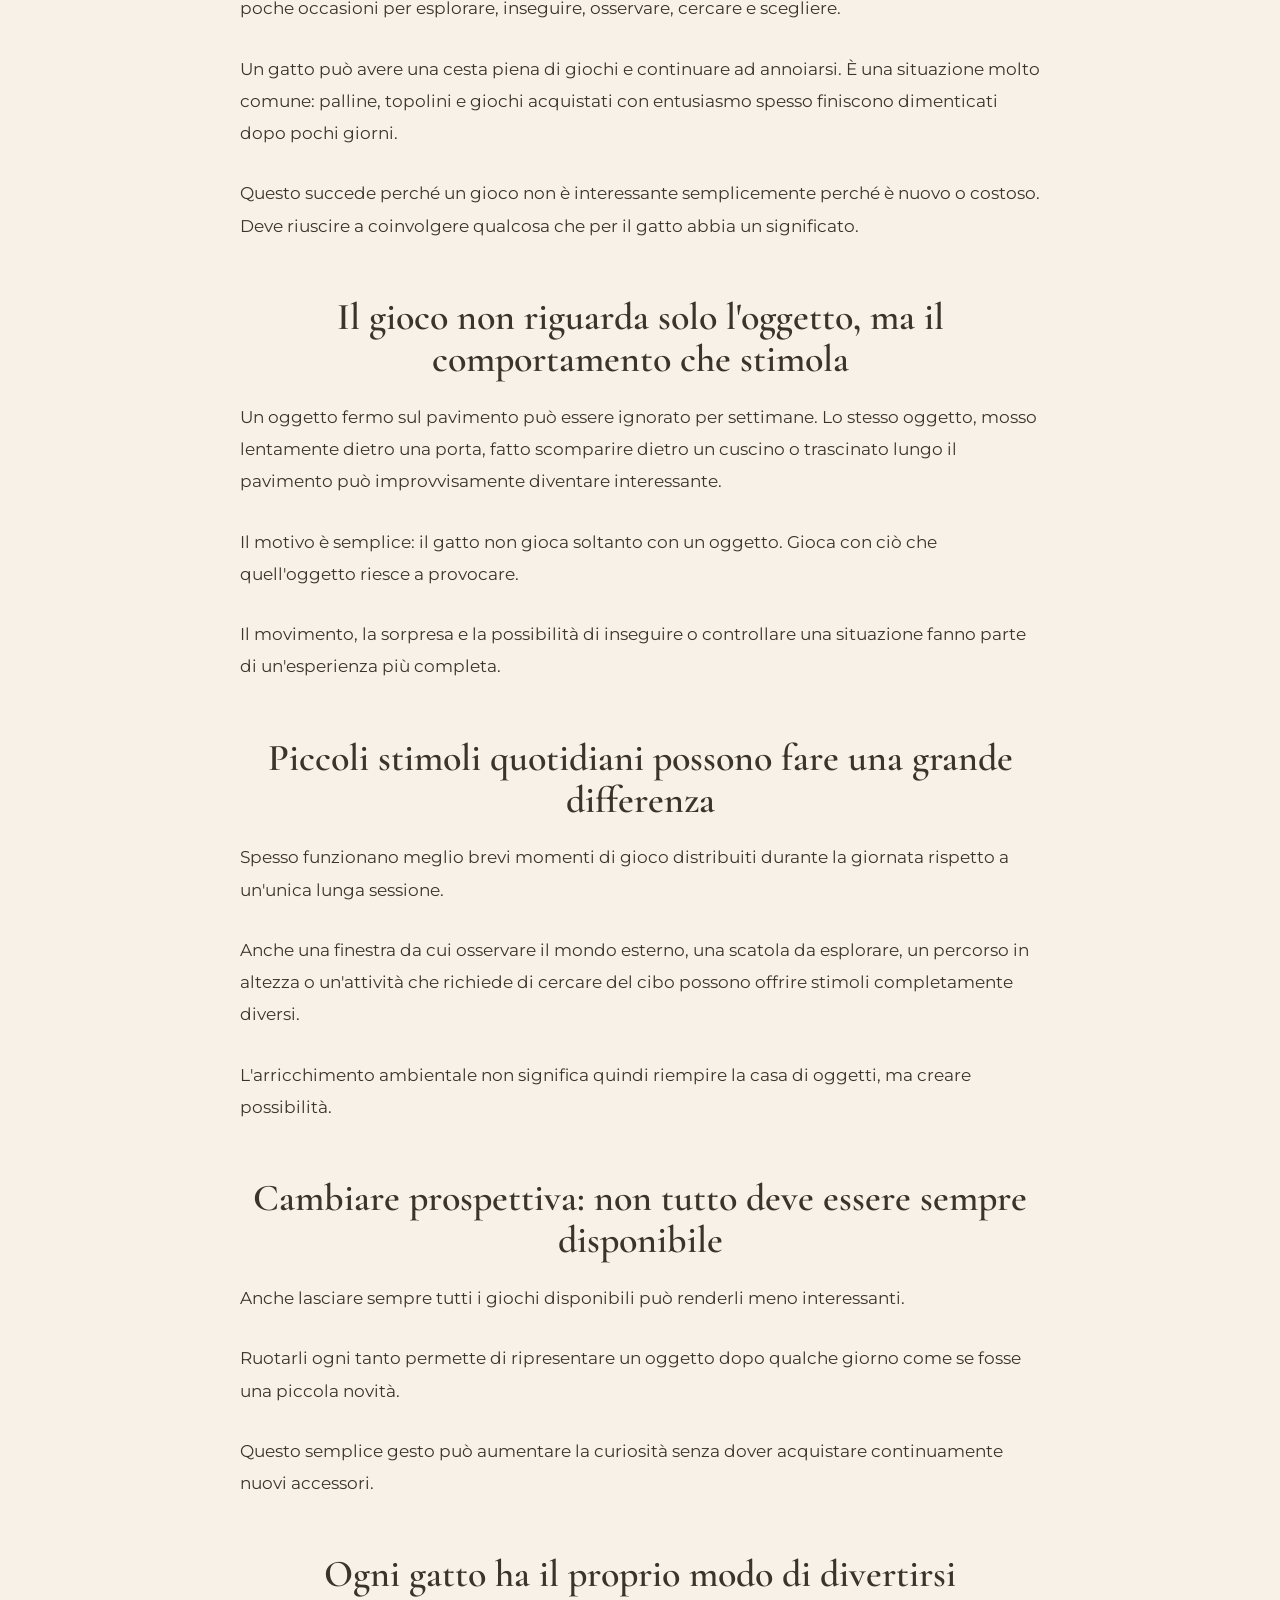
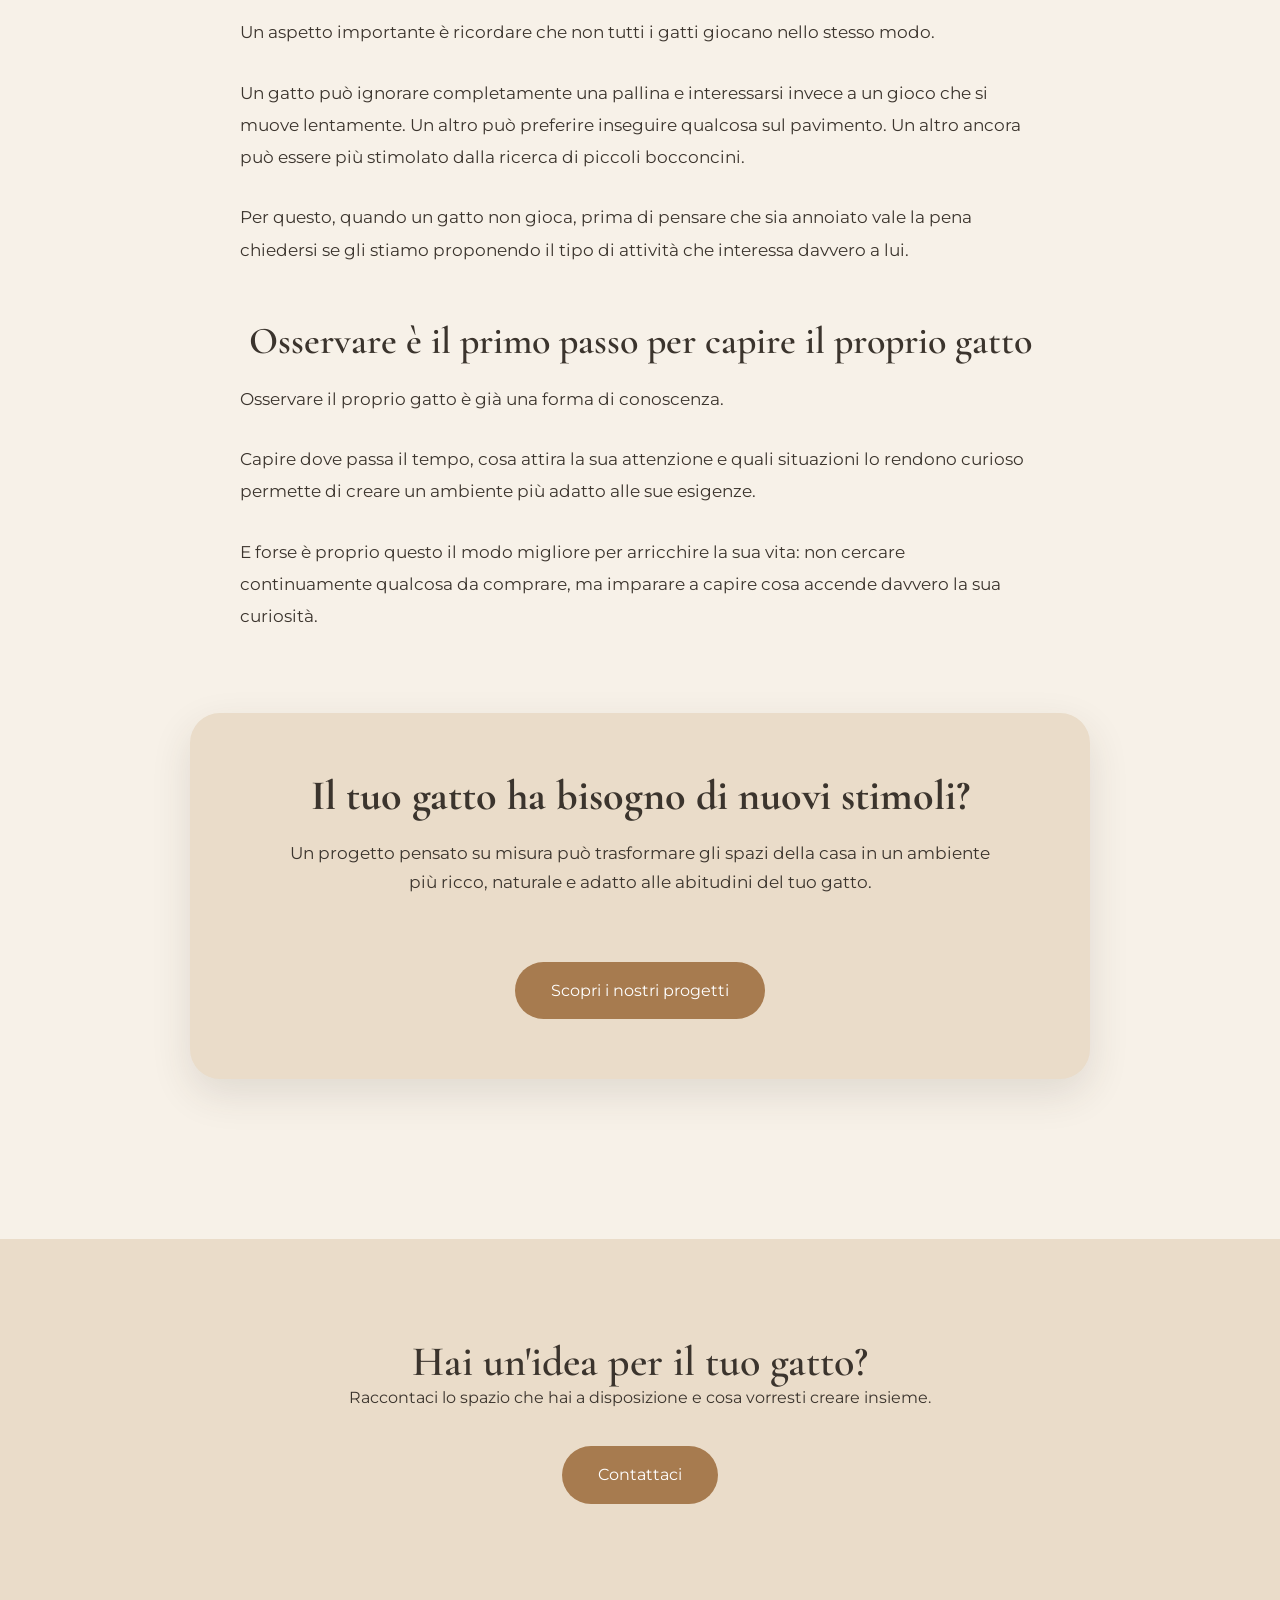
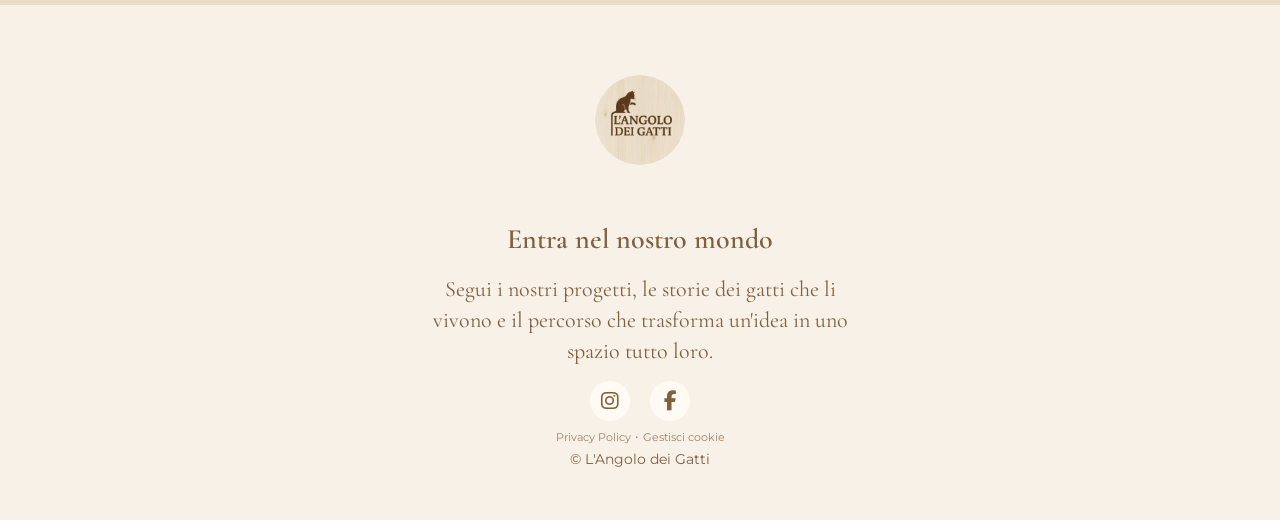
<file: articolo-gatto-noia.html>
<!DOCTYPE html>
<html lang="it">

<head>

<meta charset="UTF-8">
<meta name="viewport" content="width=device-width, initial-scale=1.0">


<title>Il gatto si annoia davvero? Come capire se gli manca qualcosa | L'Angolo dei Gatti</title>


<meta name="description" content="Scopri come riconoscere i segnali della noia nel gatto e come creare un ambiente più stimolante attraverso gioco, esplorazione e possibilità di scelta.">


<link rel="stylesheet" href="css/stile.css">


<link href="https://fonts.googleapis.com/css2?family=Cormorant+Garamond:wght@500;600;700&family=Montserrat:wght@300;400;500;600&display=swap" rel="stylesheet">


<link rel="stylesheet" href="https://cdnjs.cloudflare.com/ajax/libs/font-awesome/6.5.2/css/all.min.css">


</head>


<body>



<header class="header reveal">


<div class="logo">

<a href="index.html">

<img 
src="immagini/logo-header.webp" 
alt="L'Angolo dei Gatti"
width="260"
height="90">
</a>

</div>


<button class="hamburger" type="button" aria-label="Apri il menu" aria-expanded="false">
☰
</button>



<nav class="menu">

<a href="index.html">Home</a>

<a href="blog.html">Blog</a>

<a href="chi-siamo.html">Chi siamo</a>

<a href="index.html#lavoriamo">Come lavoriamo</a>

<a href="progetti.html">Progetti</a>

<a href="contatti.html">Contatti</a>

</nav>


</header>





<main class="article-page">



<div class="article-header">


<h1>
Il gatto si annoia davvero? Come capire se gli manca qualcosa
</h1>



<img 
class="article-image"
src="immagini/gatto-noia.webp"
alt="Gatto durante un'attività di esplorazione in casa">


<div class="article-intro">

<p>
Un gatto che vive in casa non ha bisogno soltanto di cibo e riposo. Ha bisogno di occasioni per esplorare, osservare, scegliere e mettere in movimento i suoi comportamenti naturali.
</p>

</div>


</div>





<div class="article-content">


<p>
“Il mio gatto dorme tutto il giorno. Si annoia?”
</p>


<p>
È una delle domande che ricorre più spesso tra le persone che vivono con un gatto in casa. E spesso dietro questa domanda ce n'è un'altra ancora più importante: “Sto facendo abbastanza per lui?”
</p>


<p>
La risposta non è semplicemente sì o no.
</p>



<h2>
Dormire molto è normale, ma bisogna osservare l'insieme
</h2>


<p>
Dormire molte ore durante la giornata è un comportamento normale per un gatto. Il problema nasce quando osserviamo l'insieme delle sue giornate e ci accorgiamo che ha poche occasioni per esplorare, inseguire, osservare, cercare e scegliere.
</p>


<p>
Un gatto può avere una cesta piena di giochi e continuare ad annoiarsi. È una situazione molto comune: palline, topolini e giochi acquistati con entusiasmo spesso finiscono dimenticati dopo pochi giorni.
</p>


<p>
Questo succede perché un gioco non è interessante semplicemente perché è nuovo o costoso. Deve riuscire a coinvolgere qualcosa che per il gatto abbia un significato.
</p>



<h2>
Il gioco non riguarda solo l'oggetto, ma il comportamento che stimola
</h2>


<p>
Un oggetto fermo sul pavimento può essere ignorato per settimane. Lo stesso oggetto, mosso lentamente dietro una porta, fatto scomparire dietro un cuscino o trascinato lungo il pavimento può improvvisamente diventare interessante.
</p>


<p>
Il motivo è semplice: il gatto non gioca soltanto con un oggetto. Gioca con ciò che quell'oggetto riesce a provocare.
</p>


<p>
Il movimento, la sorpresa e la possibilità di inseguire o controllare una situazione fanno parte di un'esperienza più completa.
</p>



<h2>
Piccoli stimoli quotidiani possono fare una grande differenza
</h2>


<p>
Spesso funzionano meglio brevi momenti di gioco distribuiti durante la giornata rispetto a un'unica lunga sessione.
</p>


<p>
Anche una finestra da cui osservare il mondo esterno, una scatola da esplorare, un percorso in altezza o un'attività che richiede di cercare del cibo possono offrire stimoli completamente diversi.
</p>


<p>
L'arricchimento ambientale non significa quindi riempire la casa di oggetti, ma creare possibilità.
</p>



<h2>
Cambiare prospettiva: non tutto deve essere sempre disponibile
</h2>


<p>
Anche lasciare sempre tutti i giochi disponibili può renderli meno interessanti.
</p>


<p>
Ruotarli ogni tanto permette di ripresentare un oggetto dopo qualche giorno come se fosse una piccola novità.
</p>


<p>
Questo semplice gesto può aumentare la curiosità senza dover acquistare continuamente nuovi accessori.
</p>



<h2>
Ogni gatto ha il proprio modo di divertirsi
</h2>


<p>
Un aspetto importante è ricordare che non tutti i gatti giocano nello stesso modo.
</p>


<p>
Un gatto può ignorare completamente una pallina e interessarsi invece a un gioco che si muove lentamente. Un altro può preferire inseguire qualcosa sul pavimento. Un altro ancora può essere più stimolato dalla ricerca di piccoli bocconcini.
</p>


<p>
Per questo, quando un gatto non gioca, prima di pensare che sia annoiato vale la pena chiedersi se gli stiamo proponendo il tipo di attività che interessa davvero a lui.
</p>


<h2>
Osservare è il primo passo per capire il proprio gatto
</h2>


<p>
Osservare il proprio gatto è già una forma di conoscenza.
</p>


<p>
Capire dove passa il tempo, cosa attira la sua attenzione e quali situazioni lo rendono curioso permette di creare un ambiente più adatto alle sue esigenze.
</p>


<p>
E forse è proprio questo il modo migliore per arricchire la sua vita: non cercare continuamente qualcosa da comprare, ma imparare a capire cosa accende davvero la sua curiosità.
</p>



</div>





<div class="article-cta reveal">


<h2>
Il tuo gatto ha bisogno di nuovi stimoli?
</h2>


<p>
Un progetto pensato su misura può trasformare gli spazi della casa in un ambiente più ricco, naturale e adatto alle abitudini del tuo gatto.
</p>


<a class="button" href="progetti.html">

Scopri i nostri progetti

</a>


</div>



</main>

<section class="cta reveal">


<h2>
Hai un'idea per il tuo gatto?
</h2>



<p>
Raccontaci lo spazio che hai a disposizione
e cosa vorresti creare insieme.
</p>



<a class="button" href="contatti.html">

Contattaci

</a>



</section>







<footer class="reveal">


<img 
src="immagini/logo-tondo.webp" 
alt="Logo L'Angolo dei Gatti"
width="90"
height="90">


<div class="social">

<p class="social-title">
Entra nel nostro mondo
</p>

<p class="social-text">
Segui i nostri progetti, le storie dei gatti che li vivono e il percorso che trasforma un'idea in uno spazio tutto loro.
</p>

<a href="https://www.instagram.com/langolodeigatti/" 
target="_blank"
aria-label="Seguici su Instagram">

<i class="fa-brands fa-instagram"></i>

</a>

<a href="https://www.facebook.com/langolodeigatti" 
target="_blank"
aria-label="Seguici su Facebook">

<i class="fa-brands fa-facebook-f"></i>

</a>



</div>


<p class="footer-privacy">
    <a class="privacy-link" href="privacy.html">Privacy Policy</a>
    <span aria-hidden="true"> · </span>
    <button id="cookie-settings" class="cookie-settings" type="button">
        Gestisci cookie
    </button>
</p>

<p>
© L'Angolo dei Gatti
</p>


</footer>




<div id="cookie-banner" class="cookie-banner" role="dialog" aria-label="Gestione dei cookie e degli strumenti di analisi">

    <p>
        Questo sito utilizza Google Analytics per raccogliere statistiche sulla navigazione
        e migliorare il sito. Puoi accettare o rifiutare gli strumenti di analisi.
        Per maggiori informazioni consulta la
        <a href="privacy.html">Privacy Policy</a>.
    </p>

    <div class="cookie-buttons">

        <button id="cookie-reject" type="button">
            Rifiuta
        </button>

        <button id="cookie-accept" type="button">
            Accetta
        </button>

    </div>

</div>


<script src="js/script.js"></script>



</body>

</html>
</file>
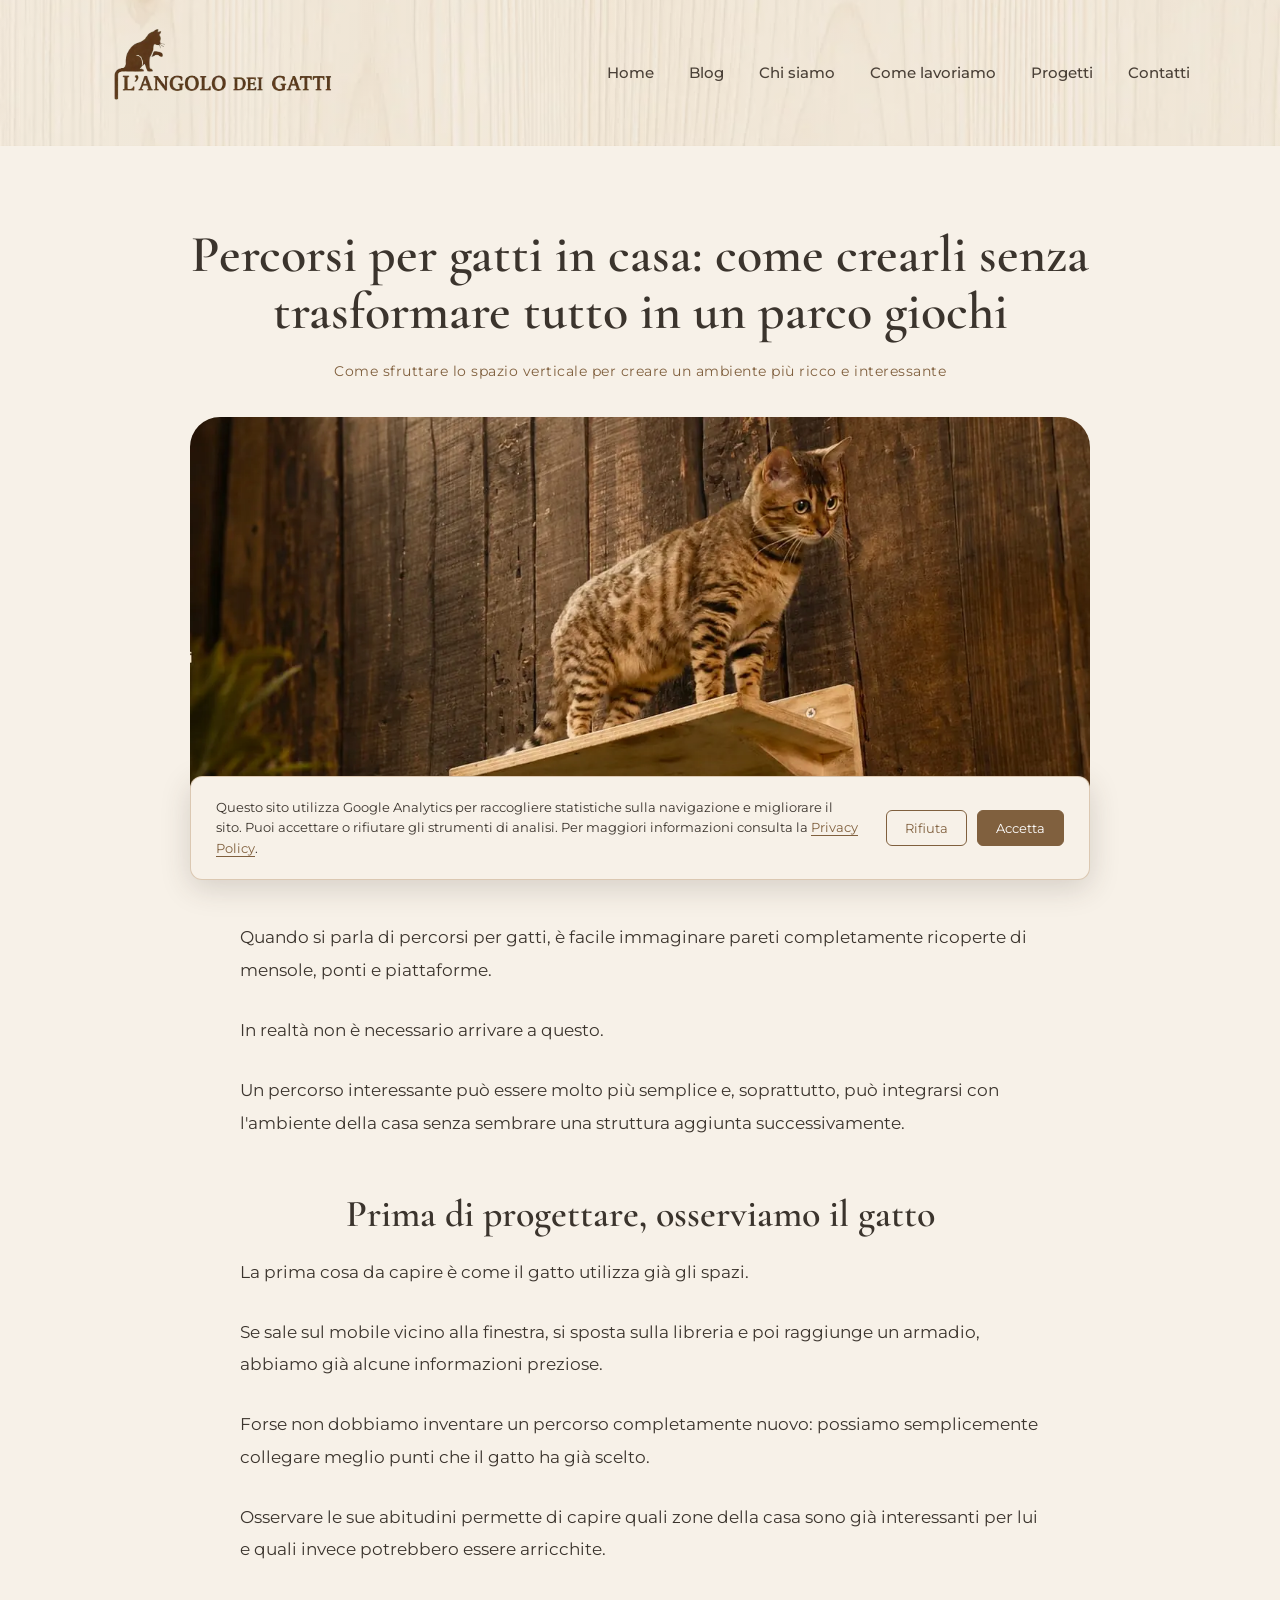
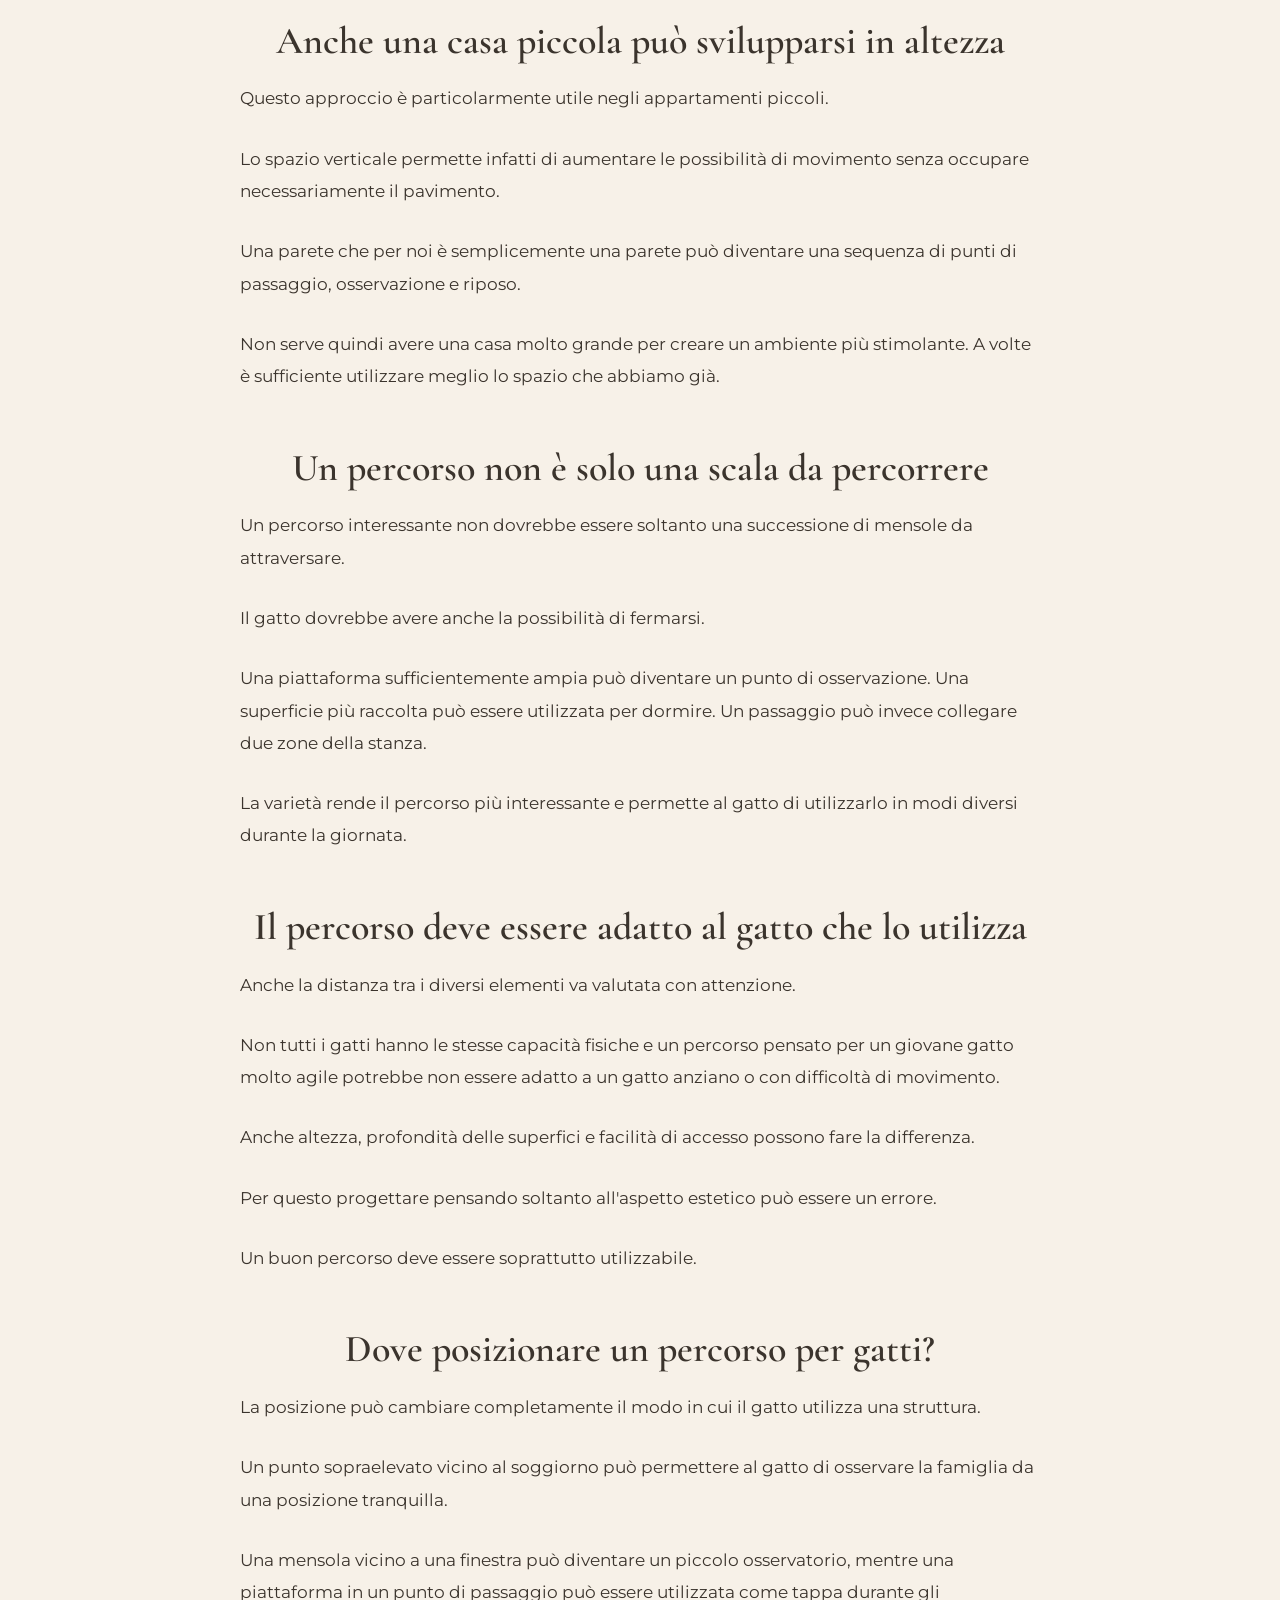
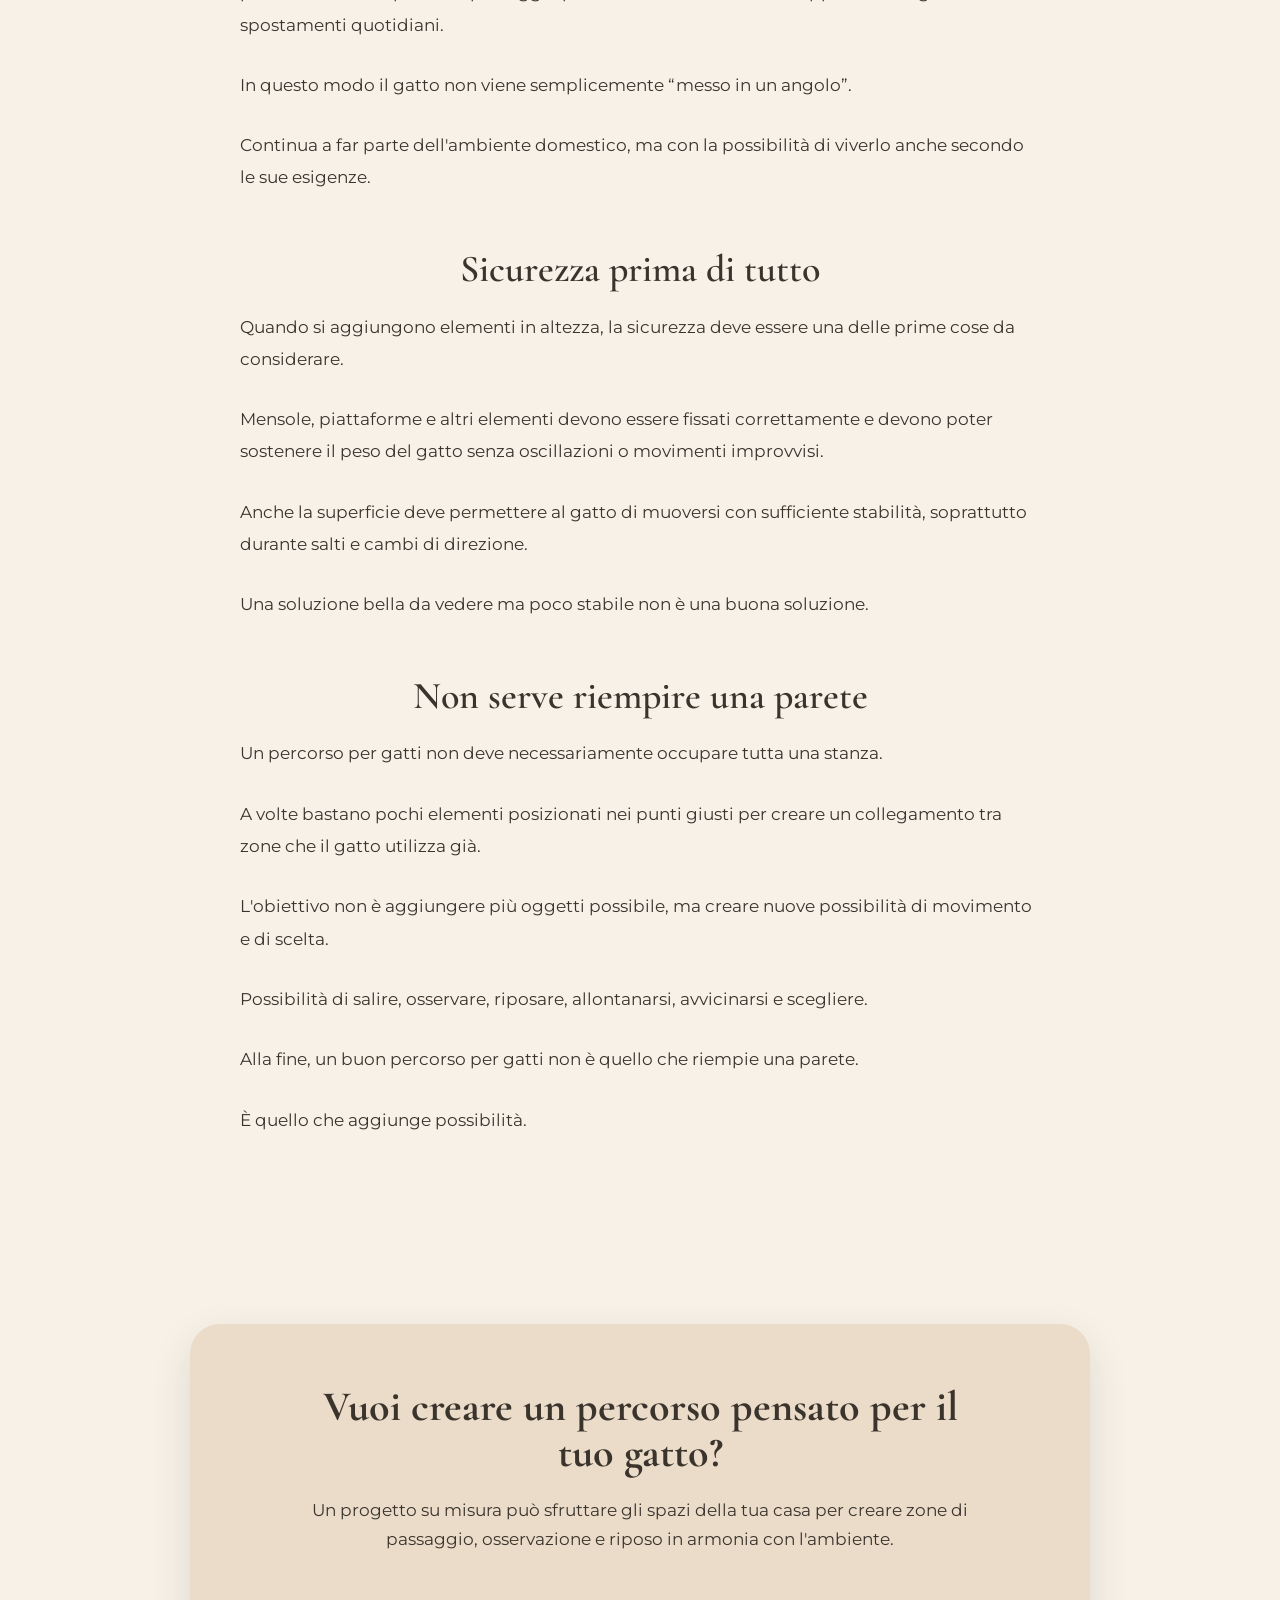
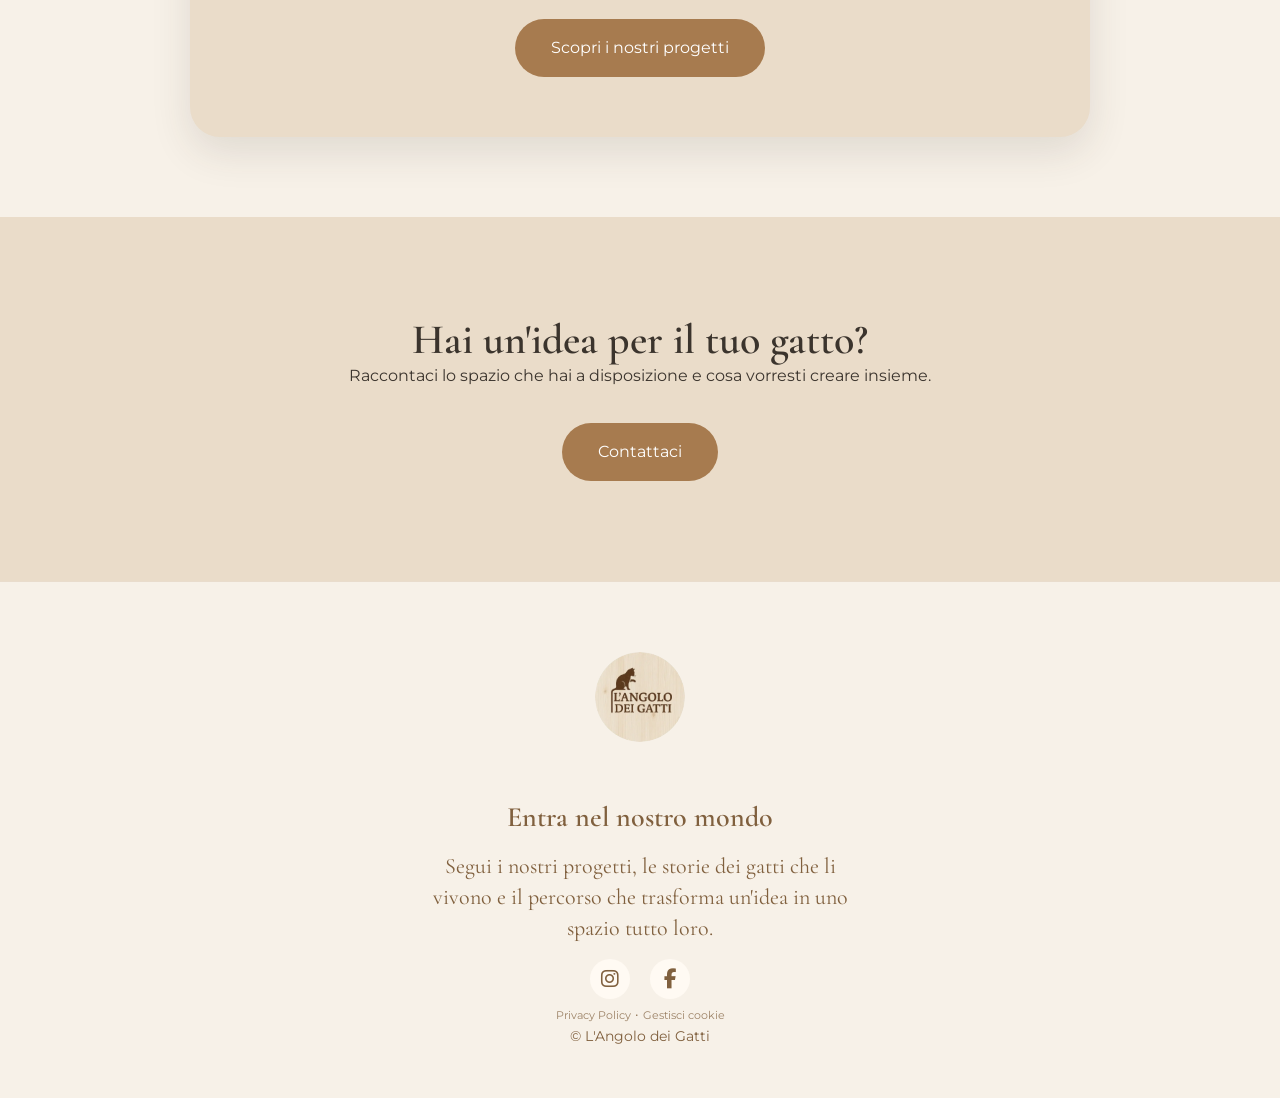
<file: articolo-percorso-gatto.html>
<!DOCTYPE html>
<html lang="it">

<head>

<meta charset="UTF-8">
<meta name="viewport" content="width=device-width, initial-scale=1.0">

<title>
Percorsi per gatti in casa: come crearli senza trasformare tutto in un parco giochi | L'Angolo dei Gatti
</title>

<meta name="description" content="Come creare un percorso per gatti in casa sfruttando lo spazio verticale. Idee e consigli per collegare mensole, punti di riposo e zone di osservazione in modo sicuro.">

<link rel="stylesheet" href="css/stile.css">

<link href="https://fonts.googleapis.com/css2?family=Cormorant+Garamond:wght@500;600;700&family=Montserrat:wght@300;400;500;600&display=swap" rel="stylesheet">

<link rel="stylesheet" href="https://cdnjs.cloudflare.com/ajax/libs/font-awesome/6.5.2/css/all.min.css">

</head>


<body>


<header class="header reveal">

<div class="logo">

<a href="index.html">

<img
src="immagini/logo-header.webp"
alt="L'Angolo dei Gatti"
width="260"
height="90">

</a>

</div>


<button class="hamburger" type="button" aria-label="Apri il menu" aria-expanded="false">
☰
</button>


<nav class="menu">

<a href="index.html">Home</a>

<a href="blog.html">Blog</a>

<a href="chi-siamo.html">Chi siamo</a>

<a href="index.html#lavoriamo">Come lavoriamo</a>

<a href="progetti.html">Progetti</a>

<a href="contatti.html">Contatti</a>

</nav>

</header>



<main class="article-page">


<div class="article-header">


<h1>
Percorsi per gatti in casa: come crearli senza trasformare tutto in un parco giochi
</h1>


<p class="article-meta">
Come sfruttare lo spazio verticale per creare un ambiente più ricco e interessante
</p>


<img
class="article-image"
src="immagini/percorso-gatto.webp"
alt="Percorso verticale per gatti con mensole e zone di riposo">

</div>




<div class="article-content">


<p>
Quando si parla di percorsi per gatti, è facile immaginare pareti completamente ricoperte di mensole, ponti e piattaforme.
</p>


<p>
In realtà non è necessario arrivare a questo.
</p>


<p>
Un percorso interessante può essere molto più semplice e, soprattutto, può integrarsi con l'ambiente della casa senza sembrare una struttura aggiunta successivamente.
</p>



<h2>
Prima di progettare, osserviamo il gatto
</h2>


<p>
La prima cosa da capire è come il gatto utilizza già gli spazi.
</p>


<p>
Se sale sul mobile vicino alla finestra, si sposta sulla libreria e poi raggiunge un armadio, abbiamo già alcune informazioni preziose.
</p>


<p>
Forse non dobbiamo inventare un percorso completamente nuovo: possiamo semplicemente collegare meglio punti che il gatto ha già scelto.
</p>


<p>
Osservare le sue abitudini permette di capire quali zone della casa sono già interessanti per lui e quali invece potrebbero essere arricchite.
</p>



<h2>
Anche una casa piccola può svilupparsi in altezza
</h2>


<p>
Questo approccio è particolarmente utile negli appartamenti piccoli.
</p>


<p>
Lo spazio verticale permette infatti di aumentare le possibilità di movimento senza occupare necessariamente il pavimento.
</p>


<p>
Una parete che per noi è semplicemente una parete può diventare una sequenza di punti di passaggio, osservazione e riposo.
</p>


<p>
Non serve quindi avere una casa molto grande per creare un ambiente più stimolante. A volte è sufficiente utilizzare meglio lo spazio che abbiamo già.
</p>



<h2>
Un percorso non è solo una scala da percorrere
</h2>


<p>
Un percorso interessante non dovrebbe essere soltanto una successione di mensole da attraversare.
</p>


<p>
Il gatto dovrebbe avere anche la possibilità di fermarsi.
</p>


<p>
Una piattaforma sufficientemente ampia può diventare un punto di osservazione. Una superficie più raccolta può essere utilizzata per dormire. Un passaggio può invece collegare due zone della stanza.
</p>


<p>
La varietà rende il percorso più interessante e permette al gatto di utilizzarlo in modi diversi durante la giornata.
</p>



<h2>
Il percorso deve essere adatto al gatto che lo utilizza
</h2>


<p>
Anche la distanza tra i diversi elementi va valutata con attenzione.
</p>


<p>
Non tutti i gatti hanno le stesse capacità fisiche e un percorso pensato per un giovane gatto molto agile potrebbe non essere adatto a un gatto anziano o con difficoltà di movimento.
</p>


<p>
Anche altezza, profondità delle superfici e facilità di accesso possono fare la differenza.
</p>


<p>
Per questo progettare pensando soltanto all'aspetto estetico può essere un errore.
</p>


<p>
Un buon percorso deve essere soprattutto utilizzabile.
</p>



<h2>
Dove posizionare un percorso per gatti?
</h2>


<p>
La posizione può cambiare completamente il modo in cui il gatto utilizza una struttura.
</p>


<p>
Un punto sopraelevato vicino al soggiorno può permettere al gatto di osservare la famiglia da una posizione tranquilla.
</p>


<p>
Una mensola vicino a una finestra può diventare un piccolo osservatorio, mentre una piattaforma in un punto di passaggio può essere utilizzata come tappa durante gli spostamenti quotidiani.
</p>


<p>
In questo modo il gatto non viene semplicemente “messo in un angolo”.
</p>


<p>
Continua a far parte dell'ambiente domestico, ma con la possibilità di viverlo anche secondo le sue esigenze.
</p>



<h2>
Sicurezza prima di tutto
</h2>


<p>
Quando si aggiungono elementi in altezza, la sicurezza deve essere una delle prime cose da considerare.
</p>


<p>
Mensole, piattaforme e altri elementi devono essere fissati correttamente e devono poter sostenere il peso del gatto senza oscillazioni o movimenti improvvisi.
</p>


<p>
Anche la superficie deve permettere al gatto di muoversi con sufficiente stabilità, soprattutto durante salti e cambi di direzione.
</p>


<p>
Una soluzione bella da vedere ma poco stabile non è una buona soluzione.
</p>



<h2>
Non serve riempire una parete
</h2>


<p>
Un percorso per gatti non deve necessariamente occupare tutta una stanza.
</p>


<p>
A volte bastano pochi elementi posizionati nei punti giusti per creare un collegamento tra zone che il gatto utilizza già.
</p>


<p>
L'obiettivo non è aggiungere più oggetti possibile, ma creare nuove possibilità di movimento e di scelta.
</p>


<p>
Possibilità di salire, osservare, riposare, allontanarsi, avvicinarsi e scegliere.
</p>


<p>
Alla fine, un buon percorso per gatti non è quello che riempie una parete.
</p>


<p>
È quello che aggiunge possibilità.
</p>



</div>


</main>




<section class="article-cta reveal">


<h2>
Vuoi creare un percorso pensato per il tuo gatto?
</h2>


<p>
Un progetto su misura può sfruttare gli spazi della tua casa per creare zone di passaggio, osservazione e riposo in armonia con l'ambiente.
</p>


<a class="button" href="progetti.html">

Scopri i nostri progetti

</a>


</section>




<section class="cta reveal">

<h2>
Hai un'idea per il tuo gatto?
</h2>


<p>
Raccontaci lo spazio che hai a disposizione e cosa vorresti creare insieme.
</p>


<a class="button" href="contatti.html">

Contattaci

</a>


</section>




<footer class="reveal">


<img
src="immagini/logo-tondo.webp"
alt="Logo L'Angolo dei Gatti"
width="90"
height="90">


<div class="social">


<p class="social-title">
Entra nel nostro mondo
</p>


<p class="social-text">
Segui i nostri progetti, le storie dei gatti che li vivono e il percorso che trasforma un'idea in uno spazio tutto loro.
</p>


<a
href="https://www.instagram.com/langolodeigatti/"
target="_blank"
aria-label="Seguici su Instagram">

<i class="fa-brands fa-instagram"></i>

</a>


<a
href="https://www.facebook.com/langolodeigatti"
target="_blank"
aria-label="Seguici su Facebook">

<i class="fa-brands fa-facebook-f"></i>

</a>


</div>


<p class="footer-privacy">

<a class="privacy-link" href="privacy.html">
Privacy Policy
</a>

<span aria-hidden="true"> · </span>

<button id="cookie-settings" class="cookie-settings" type="button">
Gestisci cookie
</button>

</p>


<p>
© L'Angolo dei Gatti
</p>


</footer>




<div
id="cookie-banner"
class="cookie-banner"
role="dialog"
aria-label="Gestione dei cookie e degli strumenti di analisi">


<p>

Questo sito utilizza Google Analytics per raccogliere statistiche sulla navigazione
e migliorare il sito. Puoi accettare o rifiutare gli strumenti di analisi.
Per maggiori informazioni consulta la
<a href="privacy.html">Privacy Policy</a>.

</p>


<div class="cookie-buttons">


<button id="cookie-reject" type="button">
Rifiuta
</button>


<button id="cookie-accept" type="button">
Accetta
</button>


</div>


</div>



<script src="js/script.js"></script>


</body>

</html>
</file>
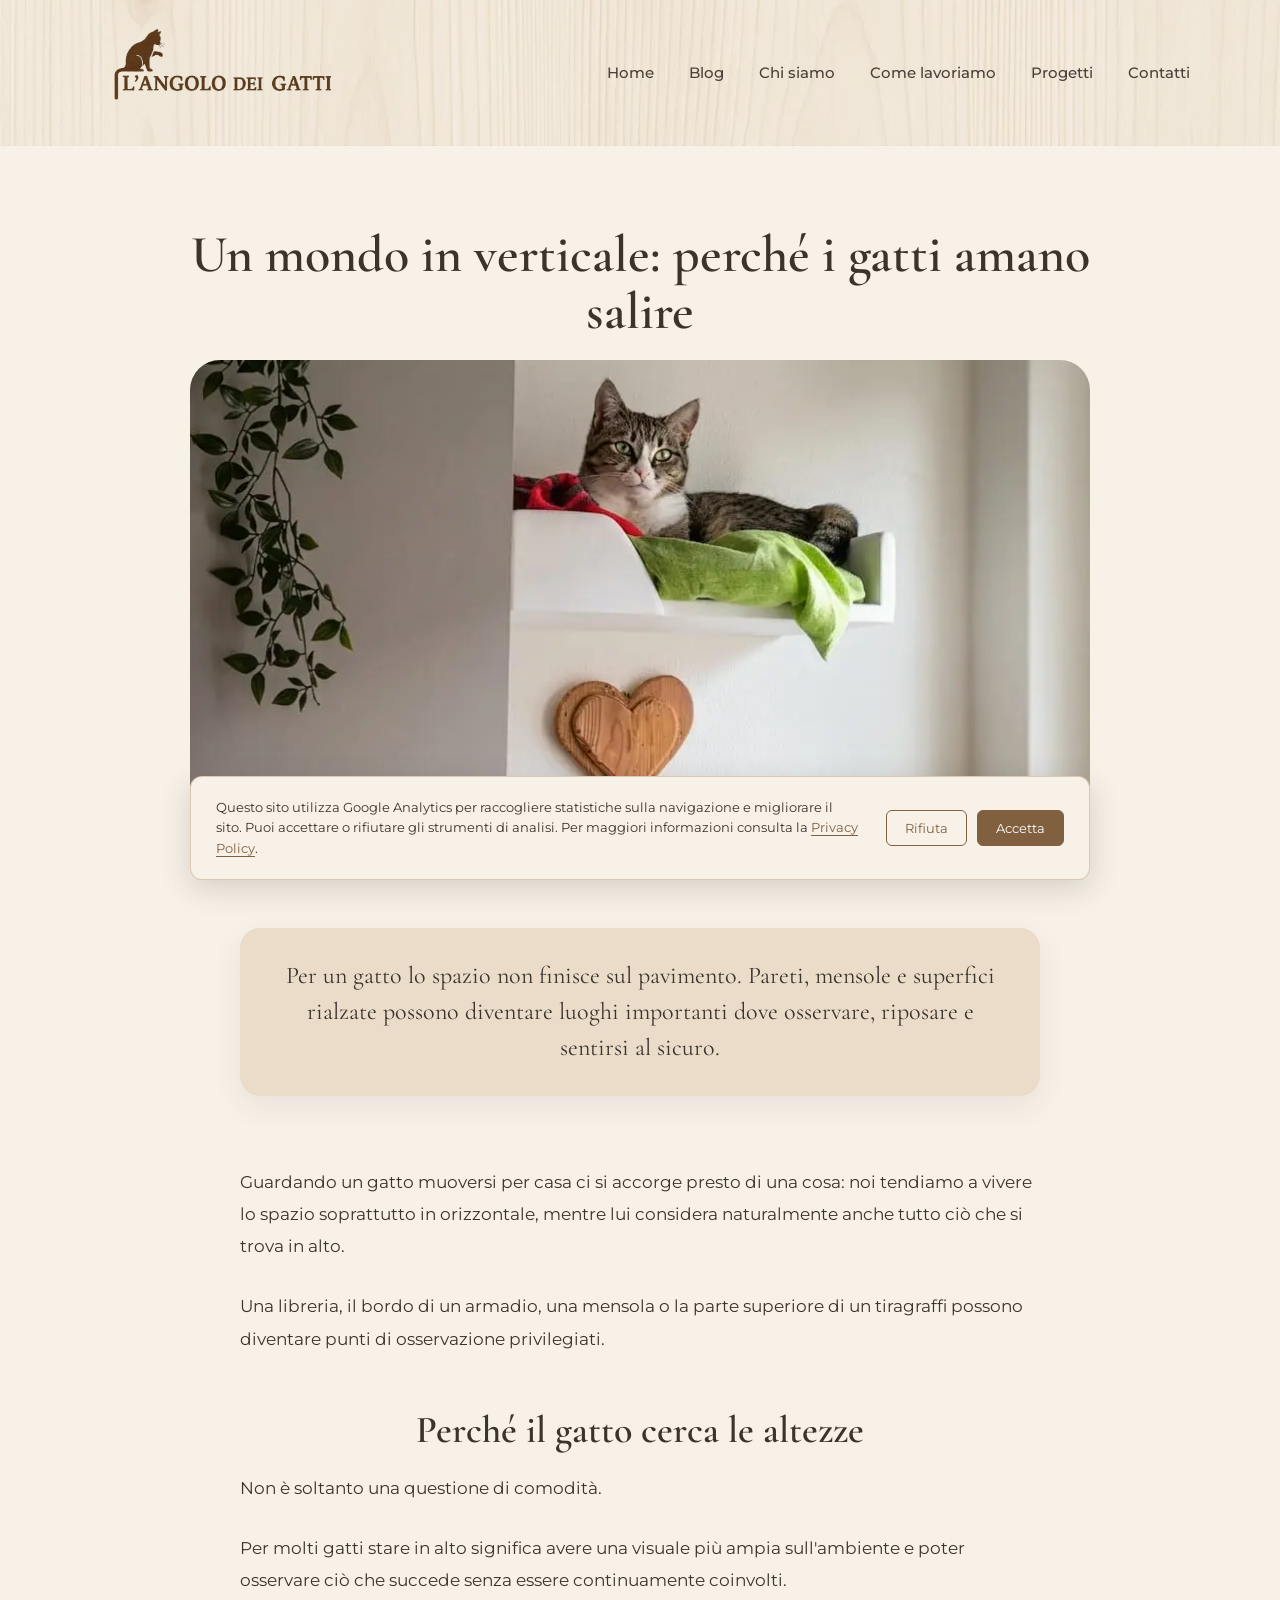
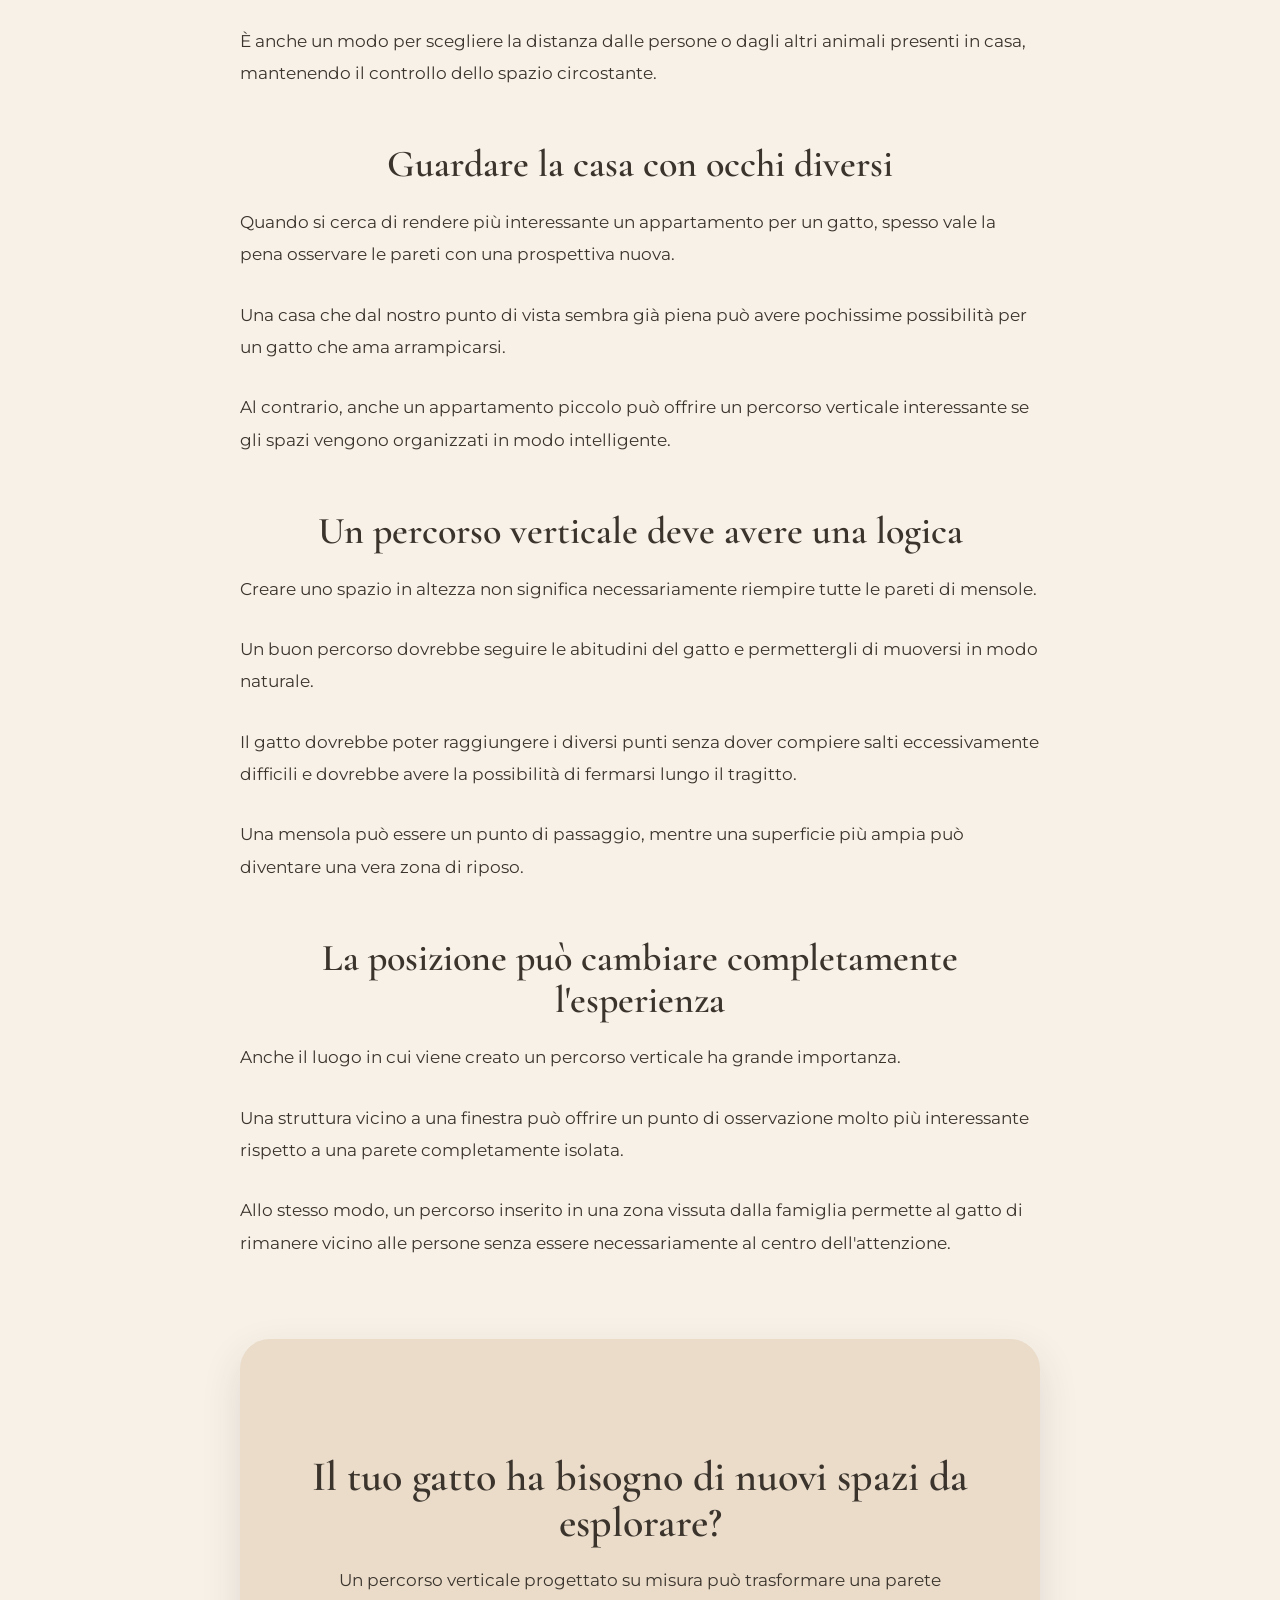
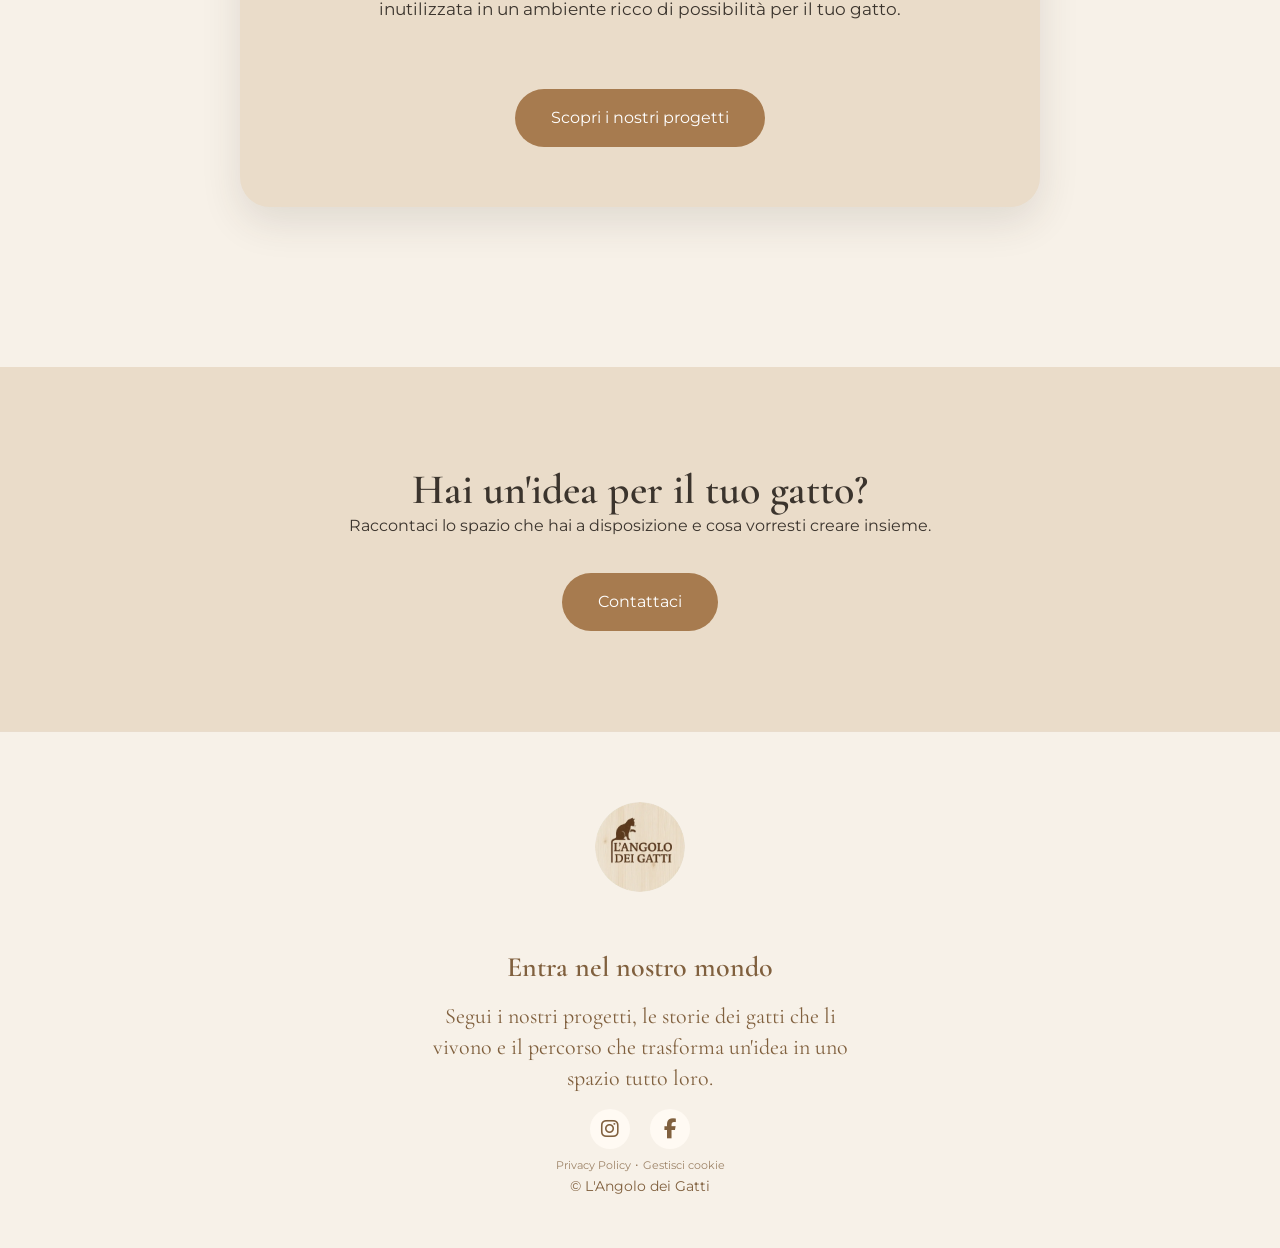
<file: articolo-spazio-verticale.html>
<!DOCTYPE html>
<html lang="it">

<head>

<meta charset="UTF-8">
<meta name="viewport" content="width=device-width, initial-scale=1.0">


<title>Un mondo in verticale: perché i gatti amano salire | L'Angolo dei Gatti</title>


<meta name="description" content="Scopri perché i gatti amano gli spazi verticali e come creare percorsi in altezza sicuri e integrati nella casa.">


<link rel="stylesheet" href="css/stile.css">


<link href="https://fonts.googleapis.com/css2?family=Cormorant+Garamond:wght@500;600;700&family=Montserrat:wght@300;400;500;600&display=swap" rel="stylesheet">


<link rel="stylesheet" href="https://cdnjs.cloudflare.com/ajax/libs/font-awesome/6.5.2/css/all.min.css">


</head>


<body>



<header class="header reveal">


<div class="logo">

<a href="index.html">

<img 
src="immagini/logo-header.webp" 
alt="L'Angolo dei Gatti"
width="260"
height="90">

</a>

</div>


<button class="hamburger" type="button" aria-label="Apri il menu" aria-expanded="false">
☰
</button>



<nav class="menu">


<a href="index.html">Home</a>

<a href="blog.html">Blog</a>

<a href="chi-siamo.html">Chi siamo</a>

<a href="index.html#lavoriamo">Come lavoriamo</a>

<a href="progetti.html">Progetti</a>

<a href="contatti.html">Contatti</a>


</nav>


</header>





<main class="article-page">



<div class="article-header">


<h1>
Un mondo in verticale: perché i gatti amano salire
</h1>



<img 
class="article-image"
src="immagini/spazio-verticale.webp"
alt="Percorso verticale per gatti in ambiente domestico">



<div class="article-intro">


<p>
Per un gatto lo spazio non finisce sul pavimento. Pareti, mensole e superfici rialzate possono diventare luoghi importanti dove osservare, riposare e sentirsi al sicuro.
</p>


</div>



</div>





<div class="article-content">



<p>
Guardando un gatto muoversi per casa ci si accorge presto di una cosa: noi tendiamo a vivere lo spazio soprattutto in orizzontale, mentre lui considera naturalmente anche tutto ciò che si trova in alto.
</p>


<p>
Una libreria, il bordo di un armadio, una mensola o la parte superiore di un tiragraffi possono diventare punti di osservazione privilegiati.
</p>




<h2>
Perché il gatto cerca le altezze
</h2>


<p>
Non è soltanto una questione di comodità.
</p>


<p>
Per molti gatti stare in alto significa avere una visuale più ampia sull'ambiente e poter osservare ciò che succede senza essere continuamente coinvolti.
</p>


<p>
È anche un modo per scegliere la distanza dalle persone o dagli altri animali presenti in casa, mantenendo il controllo dello spazio circostante.
</p>




<h2>
Guardare la casa con occhi diversi
</h2>


<p>
Quando si cerca di rendere più interessante un appartamento per un gatto, spesso vale la pena osservare le pareti con una prospettiva nuova.
</p>


<p>
Una casa che dal nostro punto di vista sembra già piena può avere pochissime possibilità per un gatto che ama arrampicarsi.
</p>


<p>
Al contrario, anche un appartamento piccolo può offrire un percorso verticale interessante se gli spazi vengono organizzati in modo intelligente.
</p>




<h2>
Un percorso verticale deve avere una logica
</h2>


<p>
Creare uno spazio in altezza non significa necessariamente riempire tutte le pareti di mensole.
</p>


<p>
Un buon percorso dovrebbe seguire le abitudini del gatto e permettergli di muoversi in modo naturale.
</p>


<p>
Il gatto dovrebbe poter raggiungere i diversi punti senza dover compiere salti eccessivamente difficili e dovrebbe avere la possibilità di fermarsi lungo il tragitto.
</p>


<p>
Una mensola può essere un punto di passaggio, mentre una superficie più ampia può diventare una vera zona di riposo.
</p>


<h2>
La posizione può cambiare completamente l'esperienza
</h2>


<p>
Anche il luogo in cui viene creato un percorso verticale ha grande importanza.
</p>


<p>
Una struttura vicino a una finestra può offrire un punto di osservazione molto più interessante rispetto a una parete completamente isolata.
</p>


<p>
Allo stesso modo, un percorso inserito in una zona vissuta dalla famiglia permette al gatto di rimanere vicino alle persone senza essere necessariamente al centro dell'attenzione.
</p>

<section class="article-cta reveal">


<h2>
Il tuo gatto ha bisogno di nuovi spazi da esplorare?
</h2>


<p>
Un percorso verticale progettato su misura può trasformare una parete inutilizzata in un ambiente ricco di possibilità per il tuo gatto.
</p>


<a class="button" href="progetti.html">

Scopri i nostri progetti

</a>


</section>


</main>




<section class="cta reveal">


<h2>
Hai un'idea per il tuo gatto?
</h2>


<p>
Raccontaci lo spazio che hai a disposizione
e cosa vorresti creare insieme.
</p>


<a class="button" href="contatti.html">

Contattaci

</a>


</section>








<footer class="reveal">


<img 
src="immagini/logo-tondo.webp" 
alt="Logo L'Angolo dei Gatti"
width="90"
height="90">


<div class="social">

<p class="social-title">
Entra nel nostro mondo
</p>

<p class="social-text">
Segui i nostri progetti, le storie dei gatti che li vivono e il percorso che trasforma un'idea in uno spazio tutto loro.
</p>

<a href="https://www.instagram.com/langolodeigatti/" 
target="_blank"
aria-label="Seguici su Instagram">

<i class="fa-brands fa-instagram"></i>

</a>

<a href="https://www.facebook.com/langolodeigatti" 
target="_blank"
aria-label="Seguici su Facebook">

<i class="fa-brands fa-facebook-f"></i>

</a>



</div>


<p class="footer-privacy">
    <a class="privacy-link" href="privacy.html">Privacy Policy</a>
    <span aria-hidden="true"> · </span>
    <button id="cookie-settings" class="cookie-settings" type="button">
        Gestisci cookie
    </button>
</p>

<p>
© L'Angolo dei Gatti
</p>


</footer>




<div id="cookie-banner" class="cookie-banner" role="dialog" aria-label="Gestione dei cookie e degli strumenti di analisi">

    <p>
        Questo sito utilizza Google Analytics per raccogliere statistiche sulla navigazione
        e migliorare il sito. Puoi accettare o rifiutare gli strumenti di analisi.
        Per maggiori informazioni consulta la
        <a href="privacy.html">Privacy Policy</a>.
    </p>

    <div class="cookie-buttons">

        <button id="cookie-reject" type="button">
            Rifiuta
        </button>

        <button id="cookie-accept" type="button">
            Accetta
        </button>

    </div>

</div>



<script src="js/script.js"></script>


</body>

</html>
</file>
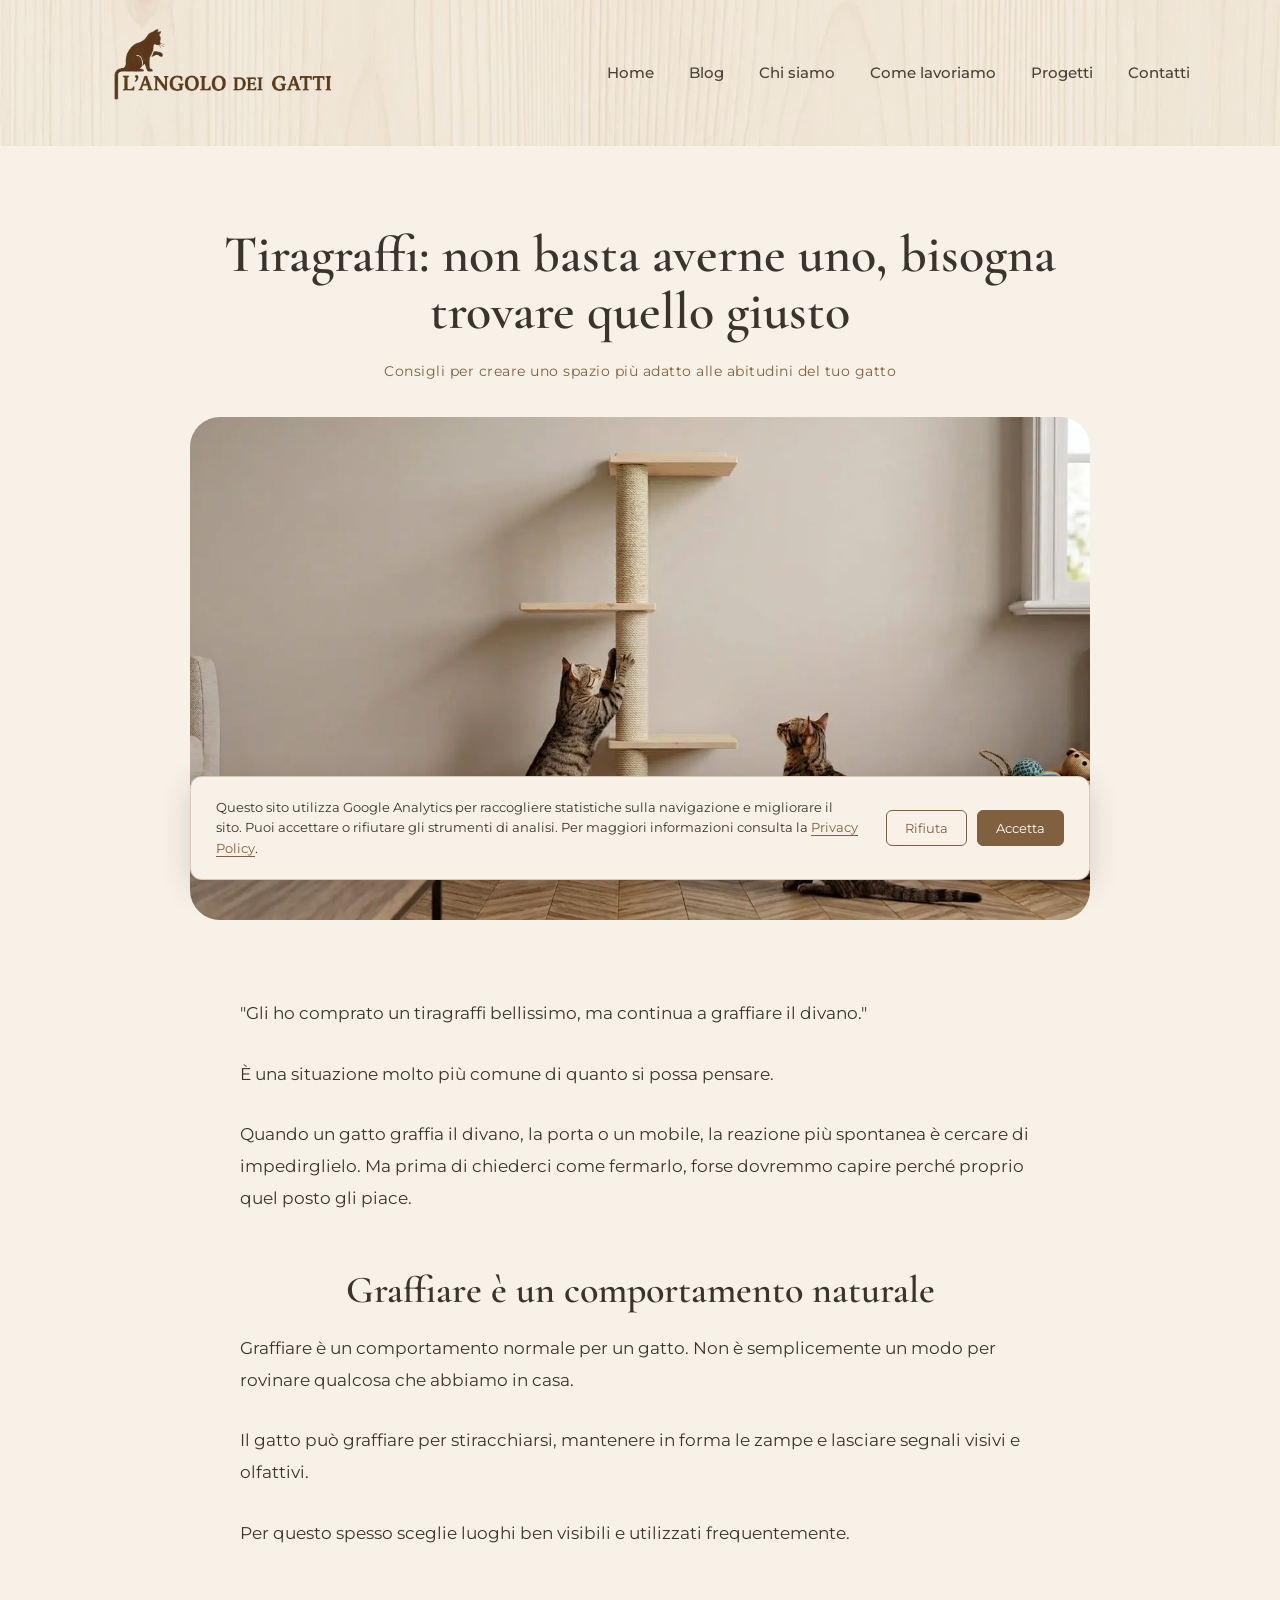
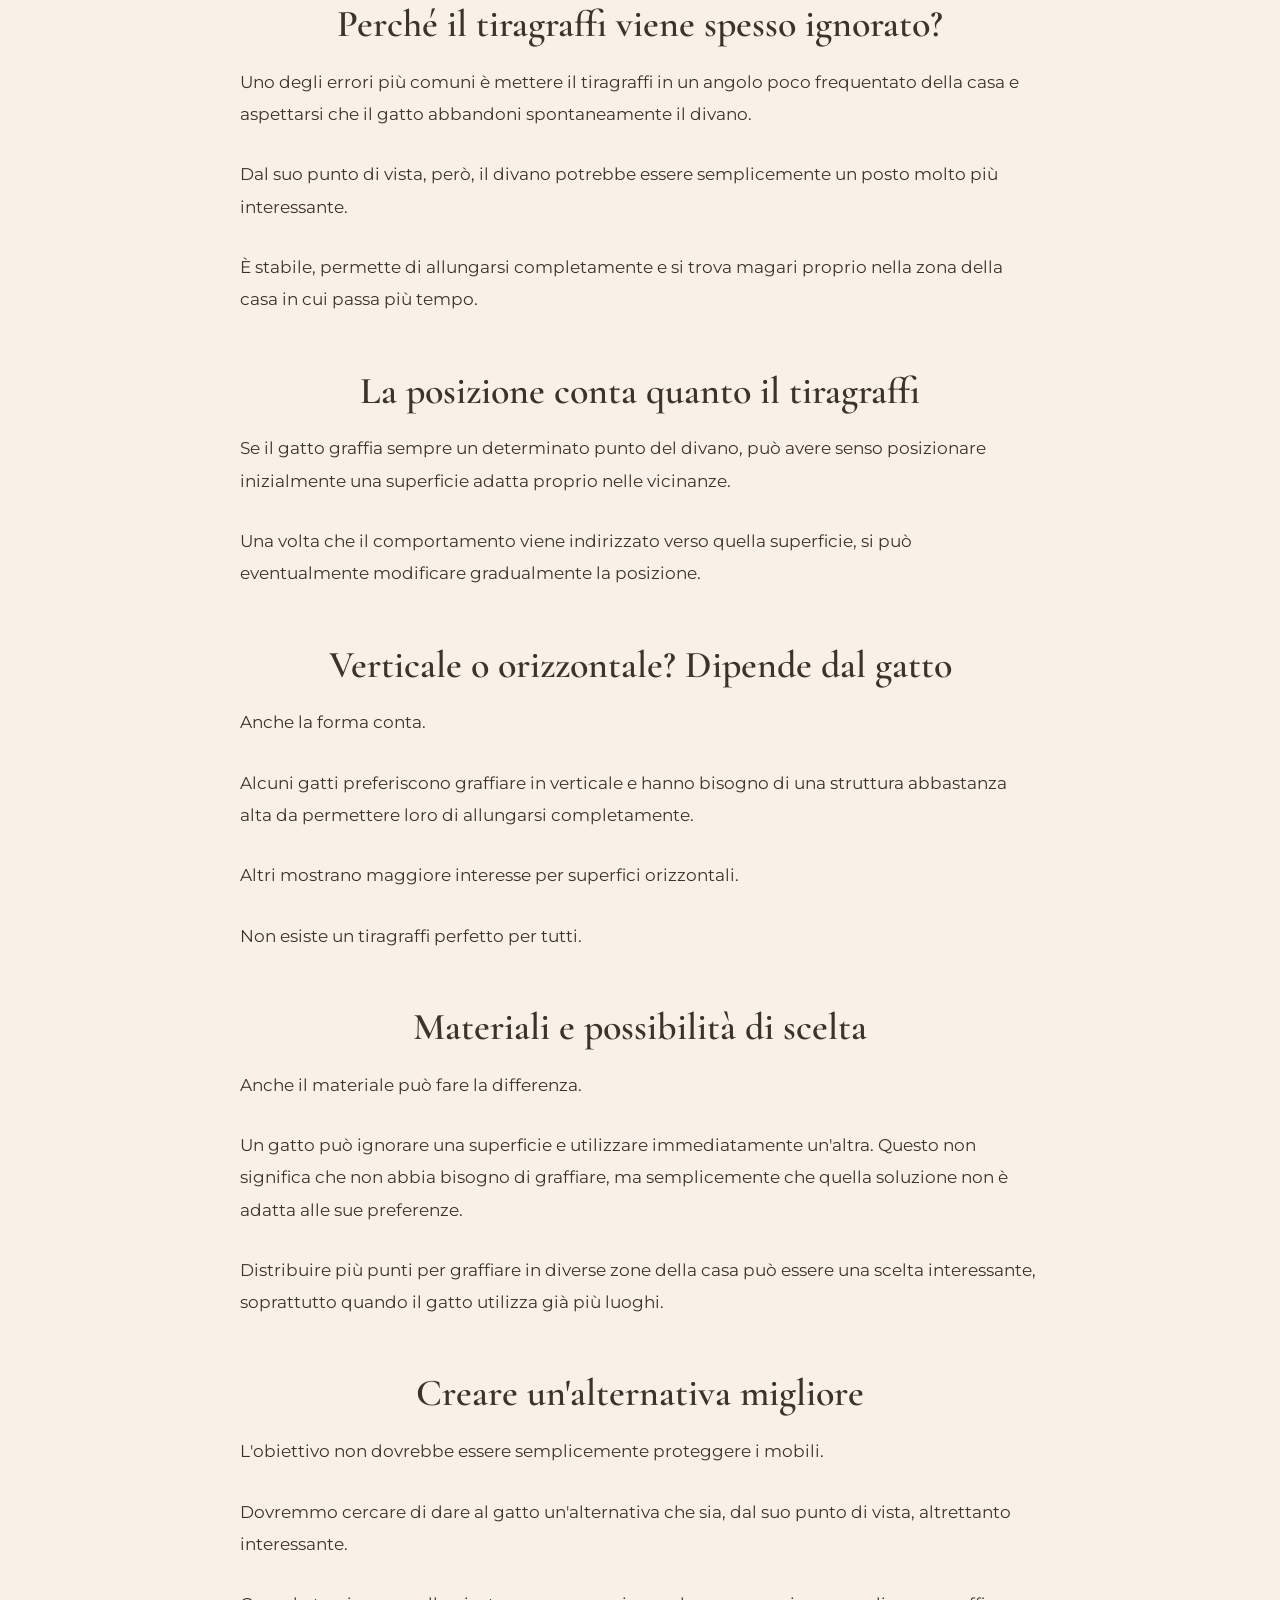
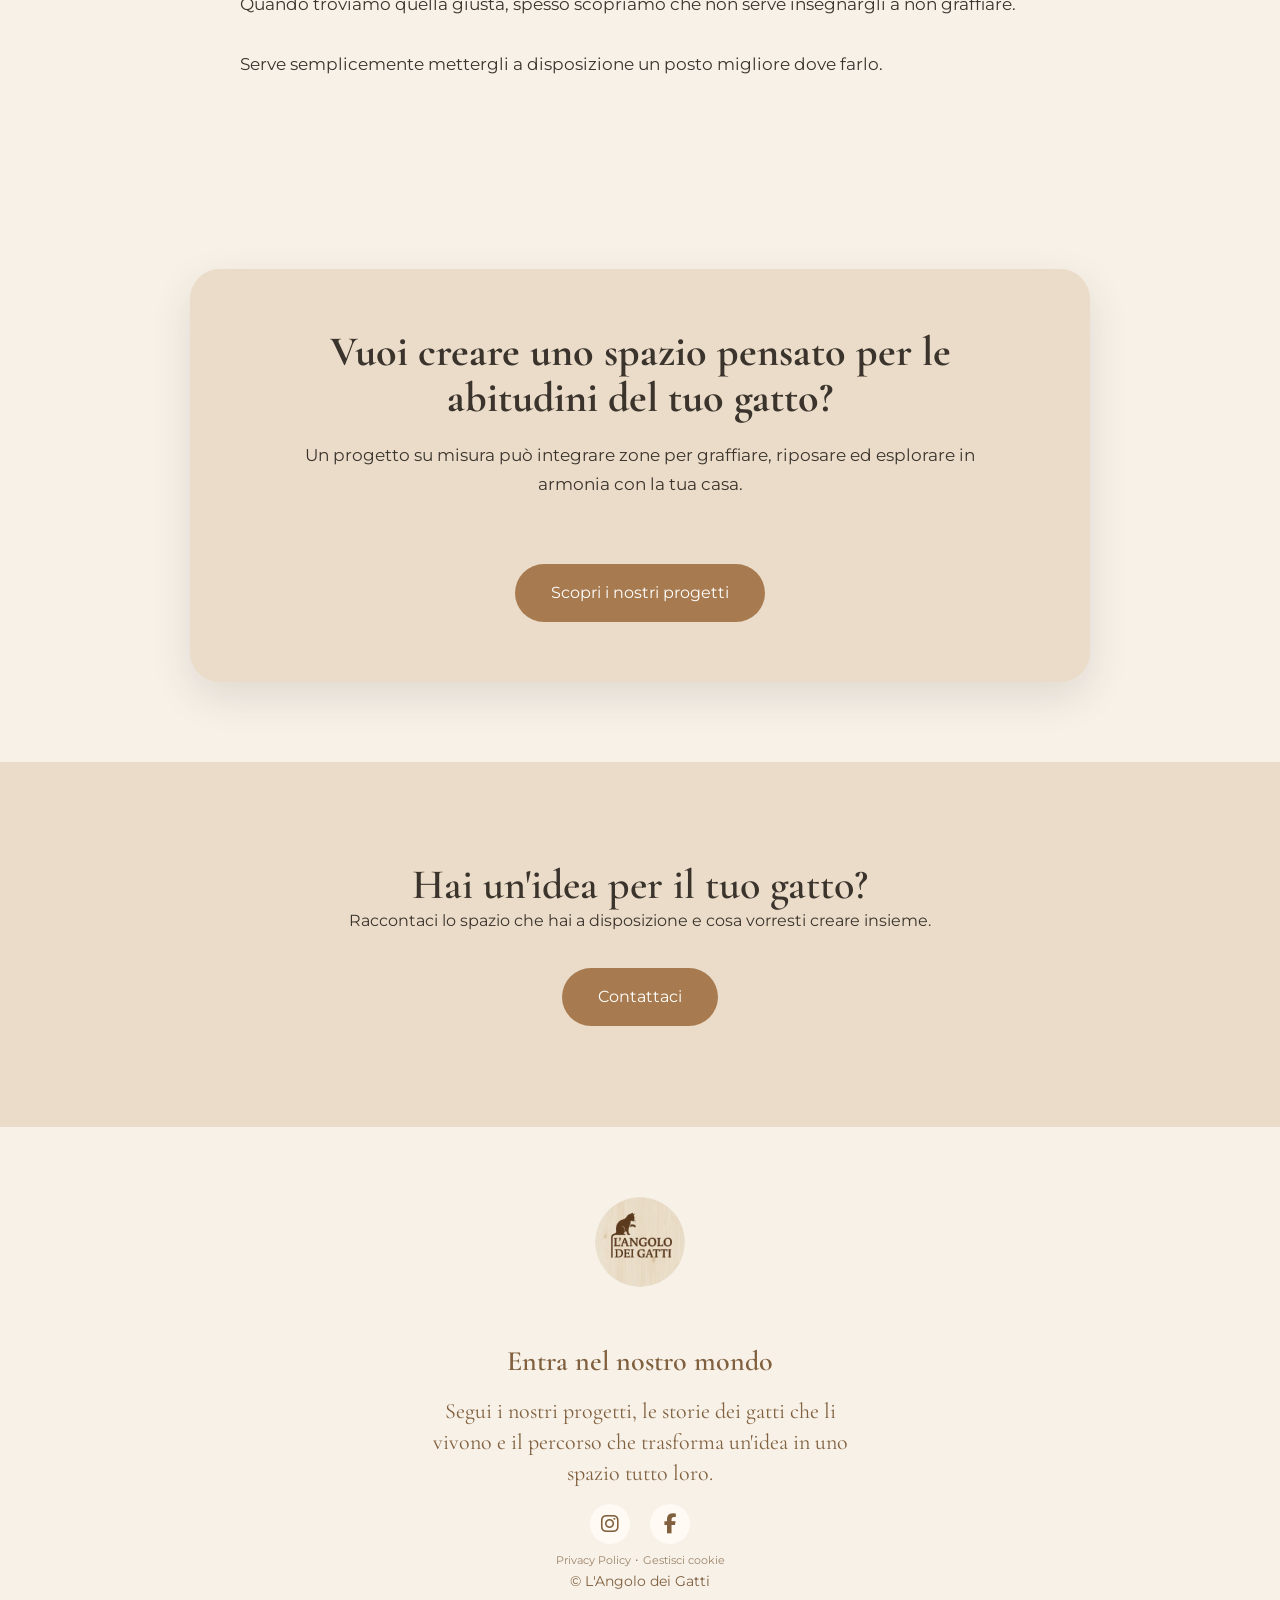
<file: articolo-tiragraffi.html>
<!DOCTYPE html>
<html lang="it">

<head>

<meta charset="UTF-8">
<meta name="viewport" content="width=device-width, initial-scale=1.0">


<title>
Tiragraffi: non basta averne uno, bisogna trovare quello giusto | L'Angolo dei Gatti
</title>


<meta name="description" content="Scopri perché alcuni gatti ignorano il tiragraffi e continuano a graffiare il divano. Consigli su posizione, materiali e soluzioni adatte al tuo gatto.">


<link rel="stylesheet" href="css/stile.css">


<link href="https://fonts.googleapis.com/css2?family=Cormorant+Garamond:wght@500;600;700&family=Montserrat:wght@300;400;500;600&display=swap" rel="stylesheet">


<link rel="stylesheet" href="https://cdnjs.cloudflare.com/ajax/libs/font-awesome/6.5.2/css/all.min.css">


</head>


<body>



<header class="header reveal">


<div class="logo">

<a href="index.html">

<img 
src="immagini/logo-header.webp" 
alt="L'Angolo dei Gatti"
width="260"
height="90">

</a>

</div>


<button class="hamburger" type="button" aria-label="Apri il menu" aria-expanded="false">
☰
</button>



<nav class="menu">

<a href="index.html">Home</a>

<a href="blog.html">Blog</a>

<a href="chi-siamo.html">Chi siamo</a>

<a href="index.html#lavoriamo">Come lavoriamo</a>

<a href="progetti.html">Progetti</a>

<a href="contatti.html">Contatti</a>

</nav>


</header>




<main class="article-page">



<div class="article-header">


<h1>
Tiragraffi: non basta averne uno, bisogna trovare quello giusto
</h1>


<p class="article-meta">
Consigli per creare uno spazio più adatto alle abitudini del tuo gatto
</p>



<img 
class="article-image"
src="immagini/tiragraffi-gatto.webp"
alt="Tiragraffi in legno per gatti progettato per il benessere del gatto">


</div>





<div class="article-content">


<p>
"Gli ho comprato un tiragraffi bellissimo, ma continua a graffiare il divano."
</p>


<p>
È una situazione molto più comune di quanto si possa pensare.
</p>


<p>
Quando un gatto graffia il divano, la porta o un mobile, la reazione più spontanea è cercare di impedirglielo. Ma prima di chiederci come fermarlo, forse dovremmo capire perché proprio quel posto gli piace.
</p>



<h2>
Graffiare è un comportamento naturale
</h2>


<p>
Graffiare è un comportamento normale per un gatto. Non è semplicemente un modo per rovinare qualcosa che abbiamo in casa.
</p>


<p>
Il gatto può graffiare per stiracchiarsi, mantenere in forma le zampe e lasciare segnali visivi e olfattivi.
</p>


<p>
Per questo spesso sceglie luoghi ben visibili e utilizzati frequentemente.
</p>



<h2>
Perché il tiragraffi viene spesso ignorato?
</h2>


<p>
Uno degli errori più comuni è mettere il tiragraffi in un angolo poco frequentato della casa e aspettarsi che il gatto abbandoni spontaneamente il divano.
</p>


<p>
Dal suo punto di vista, però, il divano potrebbe essere semplicemente un posto molto più interessante.
</p>


<p>
È stabile, permette di allungarsi completamente e si trova magari proprio nella zona della casa in cui passa più tempo.
</p>



<h2>
La posizione conta quanto il tiragraffi
</h2>


<p>
Se il gatto graffia sempre un determinato punto del divano, può avere senso posizionare inizialmente una superficie adatta proprio nelle vicinanze.
</p>


<p>
Una volta che il comportamento viene indirizzato verso quella superficie, si può eventualmente modificare gradualmente la posizione.
</p>



<h2>
Verticale o orizzontale? Dipende dal gatto
</h2>


<p>
Anche la forma conta.
</p>


<p>
Alcuni gatti preferiscono graffiare in verticale e hanno bisogno di una struttura abbastanza alta da permettere loro di allungarsi completamente.
</p>


<p>
Altri mostrano maggiore interesse per superfici orizzontali.
</p>


<p>
Non esiste un tiragraffi perfetto per tutti.
</p>



<h2>
Materiali e possibilità di scelta
</h2>


<p>
Anche il materiale può fare la differenza.
</p>


<p>
Un gatto può ignorare una superficie e utilizzare immediatamente un'altra. Questo non significa che non abbia bisogno di graffiare, ma semplicemente che quella soluzione non è adatta alle sue preferenze.
</p>


<p>
Distribuire più punti per graffiare in diverse zone della casa può essere una scelta interessante, soprattutto quando il gatto utilizza già più luoghi.
</p>



<h2>
Creare un'alternativa migliore
</h2>


<p>
L'obiettivo non dovrebbe essere semplicemente proteggere i mobili.
</p>


<p>
Dovremmo cercare di dare al gatto un'alternativa che sia, dal suo punto di vista, altrettanto interessante.
</p>


<p>
Quando troviamo quella giusta, spesso scopriamo che non serve insegnargli a non graffiare.
</p>


<p>
Serve semplicemente mettergli a disposizione un posto migliore dove farlo.
</p>



</div>


</main>





<section class="article-cta reveal">


<h2>
Vuoi creare uno spazio pensato per le abitudini del tuo gatto?
</h2>


<p>
Un progetto su misura può integrare zone per graffiare, riposare ed esplorare in armonia con la tua casa.
</p>


<a class="button" href="progetti.html">

Scopri i nostri progetti

</a>


</section>




<section class="cta reveal">

<h2>
Hai un'idea per il tuo gatto?
</h2>


<p>
Raccontaci lo spazio che hai a disposizione e cosa vorresti creare insieme.
</p>


<a class="button" href="contatti.html">
Contattaci
</a>


</section>





<footer class="reveal">


<img 
src="immagini/logo-tondo.webp" 
alt="Logo L'Angolo dei Gatti"
width="90"
height="90">


<div class="social">

<p class="social-title">
Entra nel nostro mondo
</p>

<p class="social-text">
Segui i nostri progetti, le storie dei gatti che li vivono e il percorso che trasforma un'idea in uno spazio tutto loro.
</p>

<a href="https://www.instagram.com/langolodeigatti/" 
target="_blank"
aria-label="Seguici su Instagram">

<i class="fa-brands fa-instagram"></i>

</a>

<a href="https://www.facebook.com/langolodeigatti" 
target="_blank"
aria-label="Seguici su Facebook">

<i class="fa-brands fa-facebook-f"></i>

</a>



</div>


<p class="footer-privacy">
    <a class="privacy-link" href="privacy.html">Privacy Policy</a>
    <span aria-hidden="true"> · </span>
    <button id="cookie-settings" class="cookie-settings" type="button">
        Gestisci cookie
    </button>
</p>

<p>
© L'Angolo dei Gatti
</p>


</footer>



<div id="cookie-banner" class="cookie-banner" role="dialog" aria-label="Gestione dei cookie e degli strumenti di analisi">

    <p>
        Questo sito utilizza Google Analytics per raccogliere statistiche sulla navigazione
        e migliorare il sito. Puoi accettare o rifiutare gli strumenti di analisi.
        Per maggiori informazioni consulta la
        <a href="privacy.html">Privacy Policy</a>.
    </p>

    <div class="cookie-buttons">

        <button id="cookie-reject" type="button">
            Rifiuta
        </button>

        <button id="cookie-accept" type="button">
            Accetta
        </button>

    </div>

</div>


<script src="js/script.js"></script>


</body>

</html>
</file>
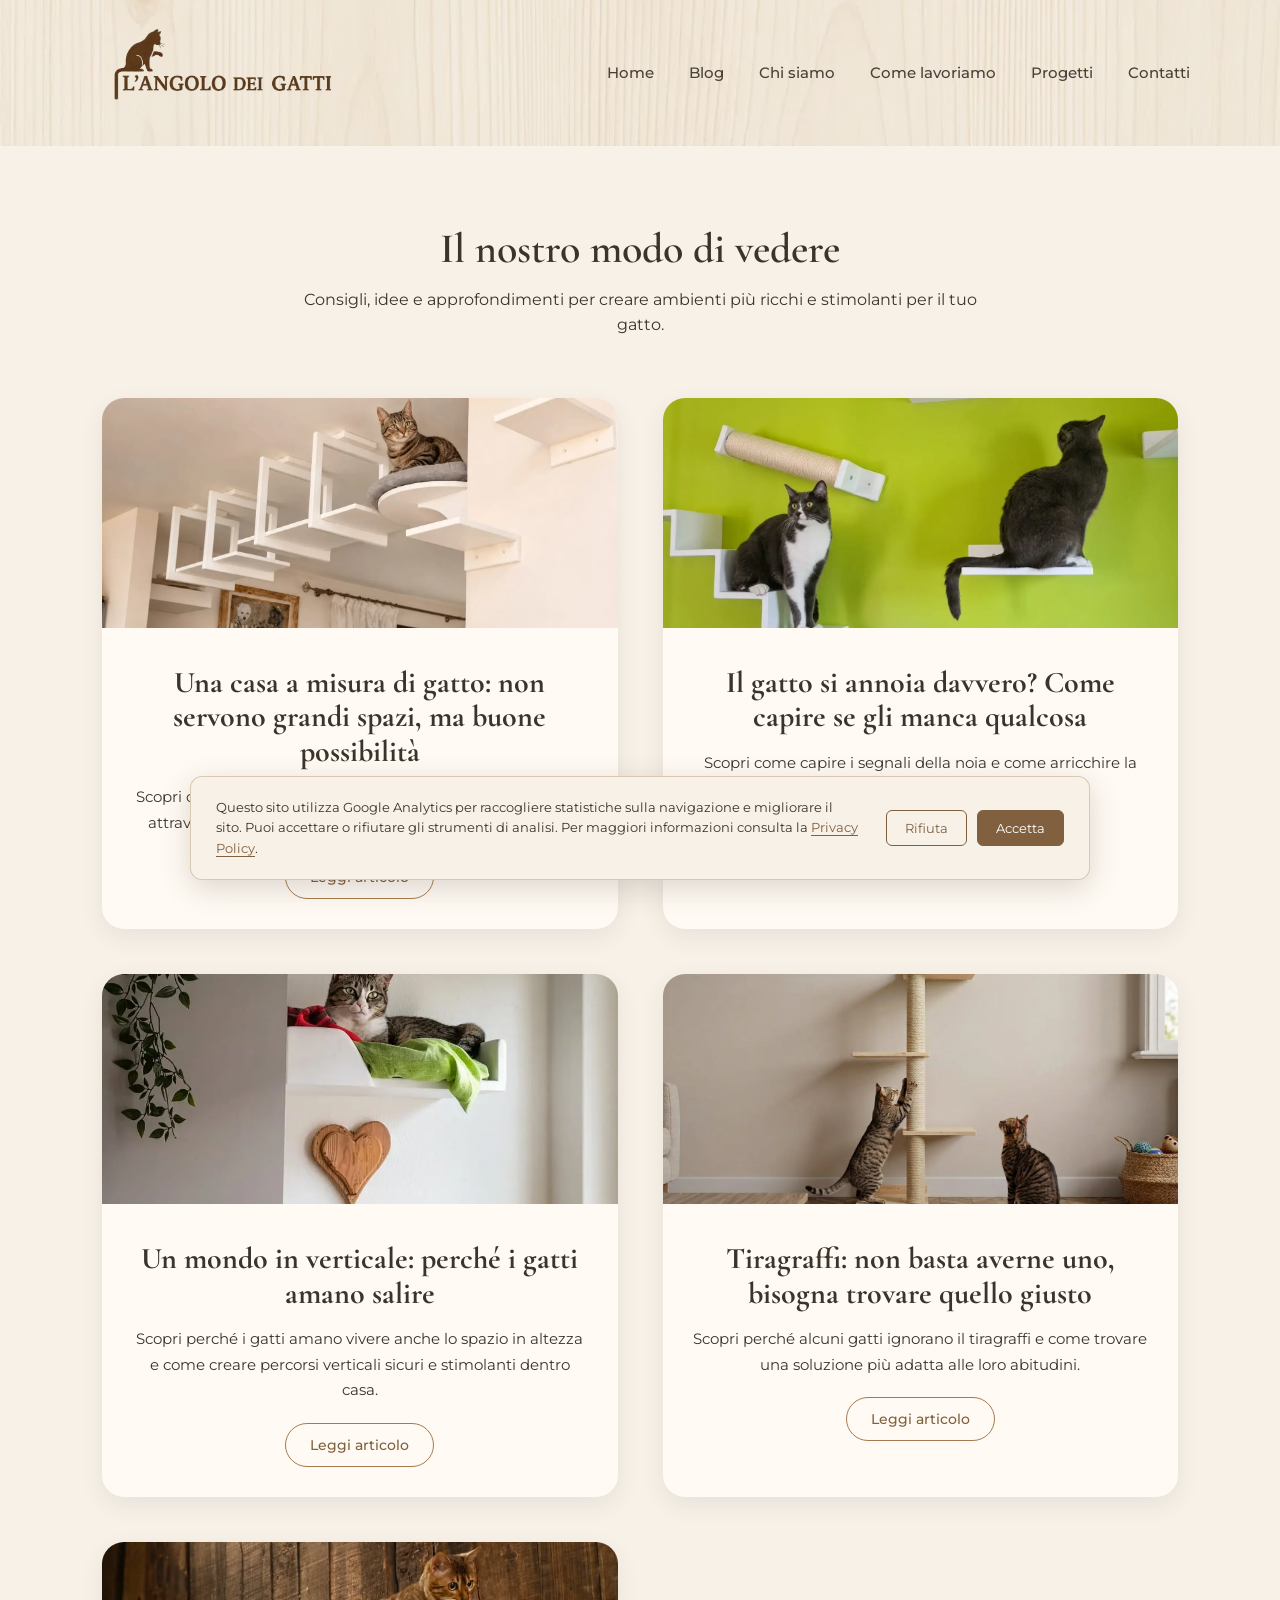
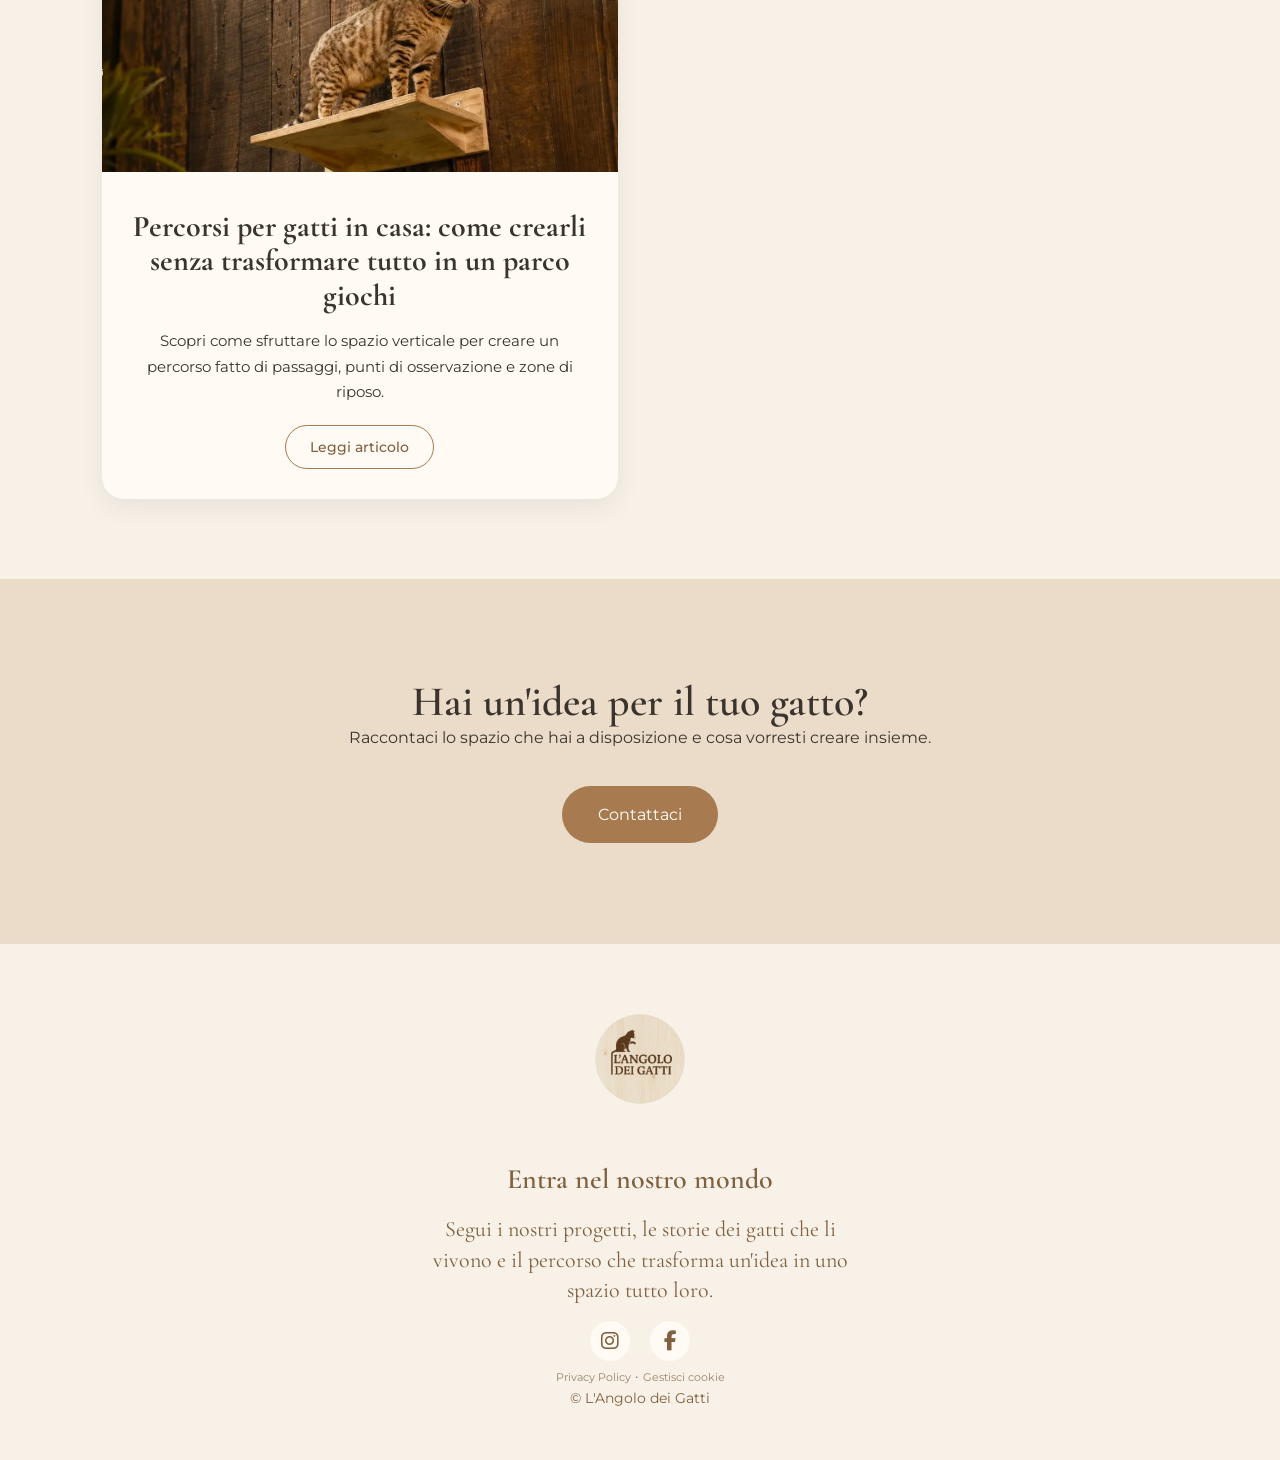
<file: blog.html>
<!DOCTYPE html>
<html lang="it">

<head>

<meta charset="UTF-8">
<meta name="viewport" content="width=device-width, initial-scale=1.0">

<title>L'Angolo dei Gatti | Blog</title>

<meta name="description" content="Consigli e approfondimenti per creare ambienti più ricchi e stimolanti per il tuo gatto.">

<link rel="stylesheet" href="css/stile.css">

<link href="https://fonts.googleapis.com/css2?family=Cormorant+Garamond:wght@500;600;700&family=Montserrat:wght@300;400;500;600&display=swap" rel="stylesheet">

<link rel="stylesheet" href="https://cdnjs.cloudflare.com/ajax/libs/font-awesome/6.5.2/css/all.min.css">

<link
    rel="alternate"
    type="application/rss+xml"
    title="Feed RSS L'Angolo dei Gatti"
    href="feed.xml">

</head>


<body>



<header class="header reveal">


<div class="logo">

<a href="index.html">

<img
src="immagini/logo-header.webp"
alt="L'Angolo dei Gatti"
width="260"
height="90">

</a>

</div>


<button class="hamburger" type="button" aria-label="Apri il menu" aria-expanded="false">
☰
</button>



<nav class="menu">

<a href="index.html">Home</a>

<a href="blog.html">Blog</a>

<a href="chi-siamo.html">Chi siamo</a>

<a href="index.html#lavoriamo">Come lavoriamo</a>

<a href="progetti.html">Progetti</a>

<a href="contatti.html">Contatti</a>

</nav>


</header>




<section class="blog-page reveal">


<div class="section-title">


<h2>
Il nostro modo di vedere
</h2>


<p>
Consigli, idee e approfondimenti per creare ambienti più ricchi e stimolanti per il tuo gatto.
</p>


</div>




<div class="blog-grid">


<article class="blog-card">


<img
src="immagini/casa-gatto.webp"
alt="Come creare una casa a misura di gatto"
width="600"
height="400">

<div class="blog-card-content">


<h2>
Una casa a misura di gatto: non servono grandi spazi, ma buone possibilità
</h2>


<p>
Scopri come rendere la casa più interessante per il tuo gatto attraverso percorsi, punti di osservazione e spazi dedicati.
</p>


<a href="articolo-casa-gatto.html">
Leggi articolo
</a>


</div>


</article>






<article class="blog-card">


<img
src="immagini/gatto-noia.webp"
alt="Gatto in casa e arricchimento ambientale"
width="600"
height="400">


<div class="blog-card-content">


<h2>
Il gatto si annoia davvero? Come capire se gli manca qualcosa
</h2>


<p>
Scopri come capire i segnali della noia e come arricchire la vita del tuo gatto in casa.
</p>


<a href="articolo-gatto-noia.html">
Leggi articolo
</a>


</div>


</article>



<article class="blog-card">


<img
src="immagini/spazio-verticale.webp"
alt="Gatto che utilizza lo spazio verticale della casa"
width="600"
height="400">


<div class="blog-card-content">


<h2>
Un mondo in verticale: perché i gatti amano salire
</h2>


<p>
Scopri perché i gatti amano vivere anche lo spazio in altezza e come creare percorsi verticali sicuri e stimolanti dentro casa.
</p>


<a href="articolo-spazio-verticale.html">
Leggi articolo
</a>


</div>


</article>


<article class="blog-card">


<img
src="immagini/tiragraffi-gatto.webp"
alt="Tiragraffi per gatti"
width="600"
height="400">

<div class="blog-card-content">


<h2>
Tiragraffi: non basta averne uno, bisogna trovare quello giusto
</h2>


<p>
Scopri perché alcuni gatti ignorano il tiragraffi e come trovare una soluzione più adatta alle loro abitudini.
</p>


<a href="articolo-tiragraffi.html">
Leggi articolo
</a>


</div>


</article>




<article class="blog-card">


<img
src="immagini/percorso-gatto.webp"
alt="Percorso verticale per gatti in casa"
width="600"
height="400">

<div class="blog-card-content">


<h2>
Percorsi per gatti in casa: come crearli senza trasformare tutto in un parco giochi
</h2>


<p>
Scopri come sfruttare lo spazio verticale per creare un percorso fatto di passaggi, punti di osservazione e zone di riposo.
</p>


<a href="articolo-percorso-gatto.html">
Leggi articolo
</a>


</div>


</article>




</div>


</section>








<section class="cta reveal">


<h2>
Hai un'idea per il tuo gatto?
</h2>



<p>
Raccontaci lo spazio che hai a disposizione
e cosa vorresti creare insieme.
</p>



<a class="button" href="contatti.html">

Contattaci

</a>



</section>





<footer class="reveal">


<img
src="immagini/logo-tondo.webp"
alt="Logo L'Angolo dei Gatti"
width="90"
height="90">


<div class="social">

<p class="social-title">
Entra nel nostro mondo
</p>

<p class="social-text">
Segui i nostri progetti, le storie dei gatti che li vivono e il percorso che trasforma un'idea in uno spazio tutto loro.
</p>

<a
href="https://www.instagram.com/langolodeigatti/"
target="_blank"
aria-label="Seguici su Instagram">

<i class="fa-brands fa-instagram"></i>

</a>

<a
href="https://www.facebook.com/langolodeigatti"
target="_blank"
aria-label="Seguici su Facebook">

<i class="fa-brands fa-facebook-f"></i>

</a>



</div>


<p class="footer-privacy">

<a class="privacy-link" href="privacy.html">
Privacy Policy
</a>

<span aria-hidden="true"> · </span>

<button id="cookie-settings" class="cookie-settings" type="button">
Gestisci cookie
</button>

</p>

<p>
© L'Angolo dei Gatti
</p>


</footer>





<div
id="cookie-banner"
class="cookie-banner"
role="dialog"
aria-label="Gestione dei cookie e degli strumenti di analisi">


<p>

Questo sito utilizza Google Analytics per raccogliere statistiche sulla navigazione
e migliorare il sito. Puoi accettare o rifiutare gli strumenti di analisi.
Per maggiori informazioni consulta la
<a href="privacy.html">Privacy Policy</a>.

</p>


<div class="cookie-buttons">


<button id="cookie-reject" type="button">
Rifiuta
</button>


<button id="cookie-accept" type="button">
Accetta
</button>


</div>

</div>


<script src="js/script.js"></script>


</body>

</html>
</file>
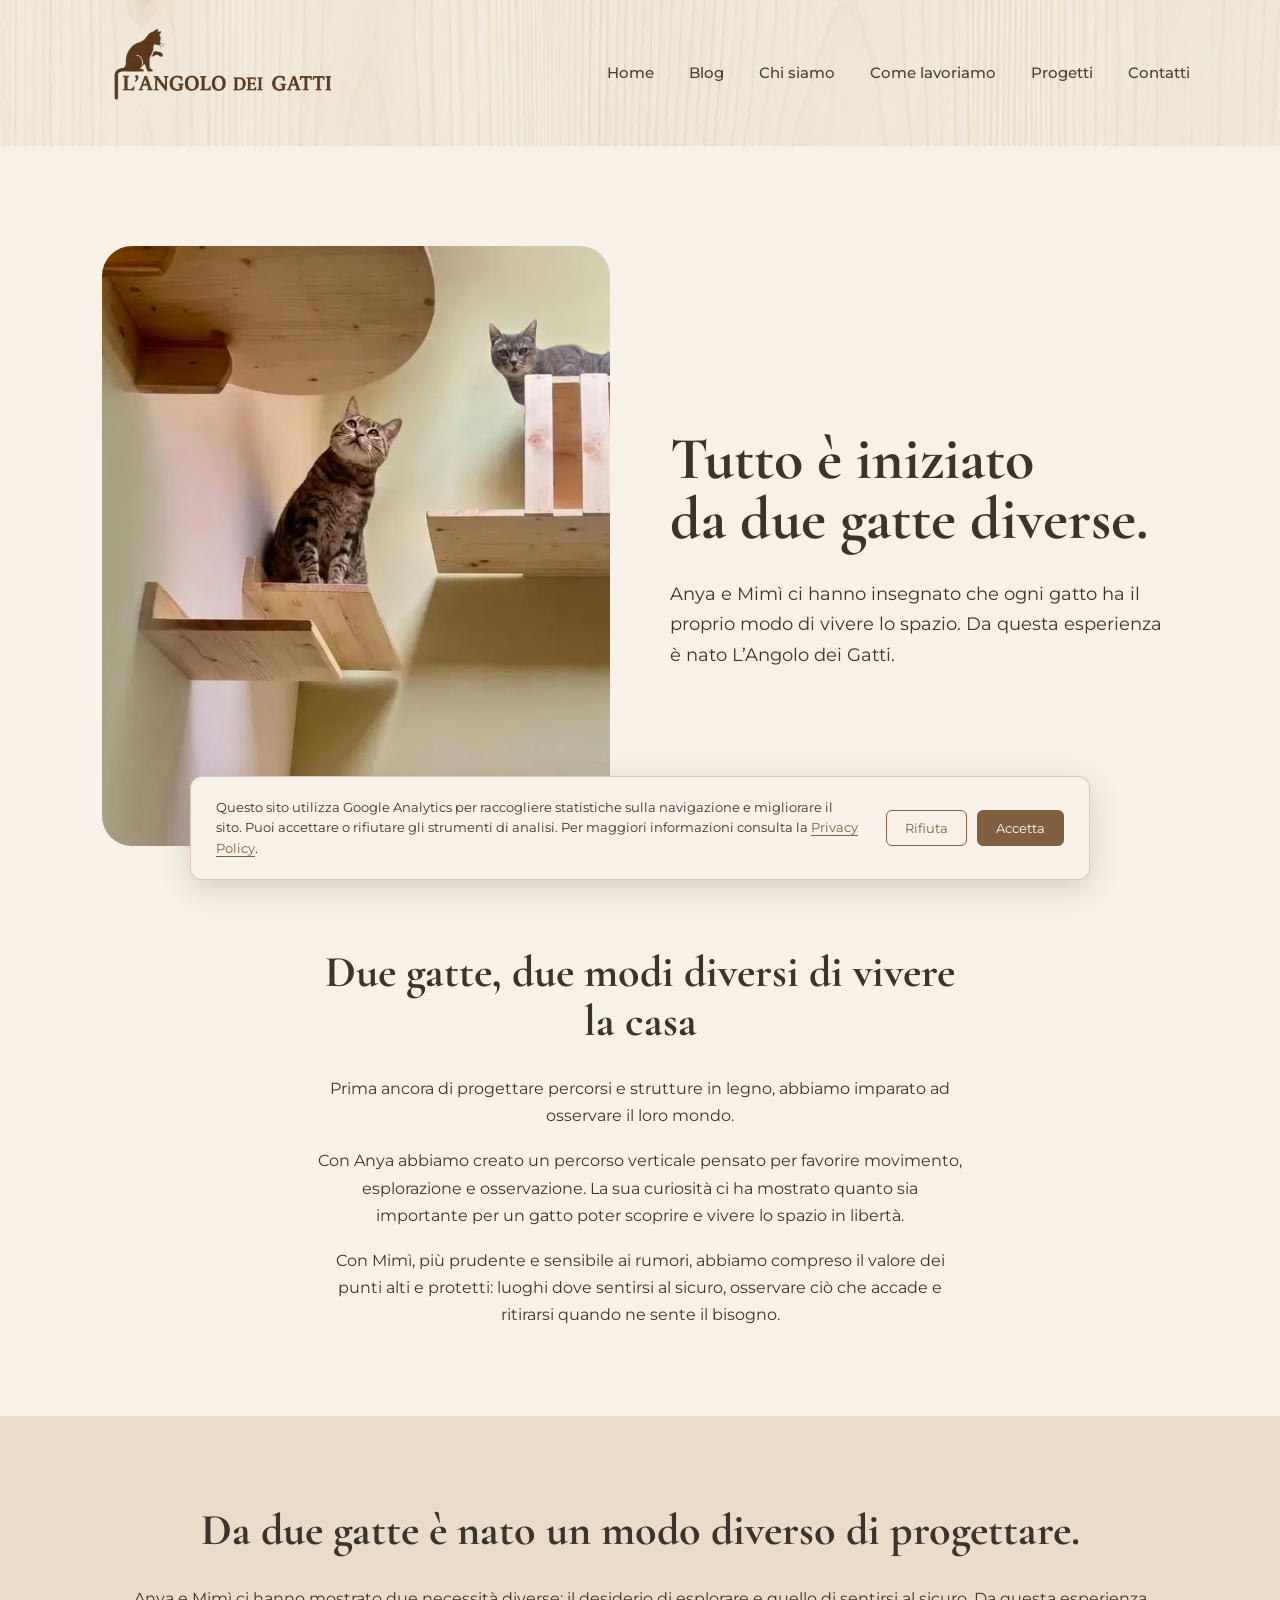
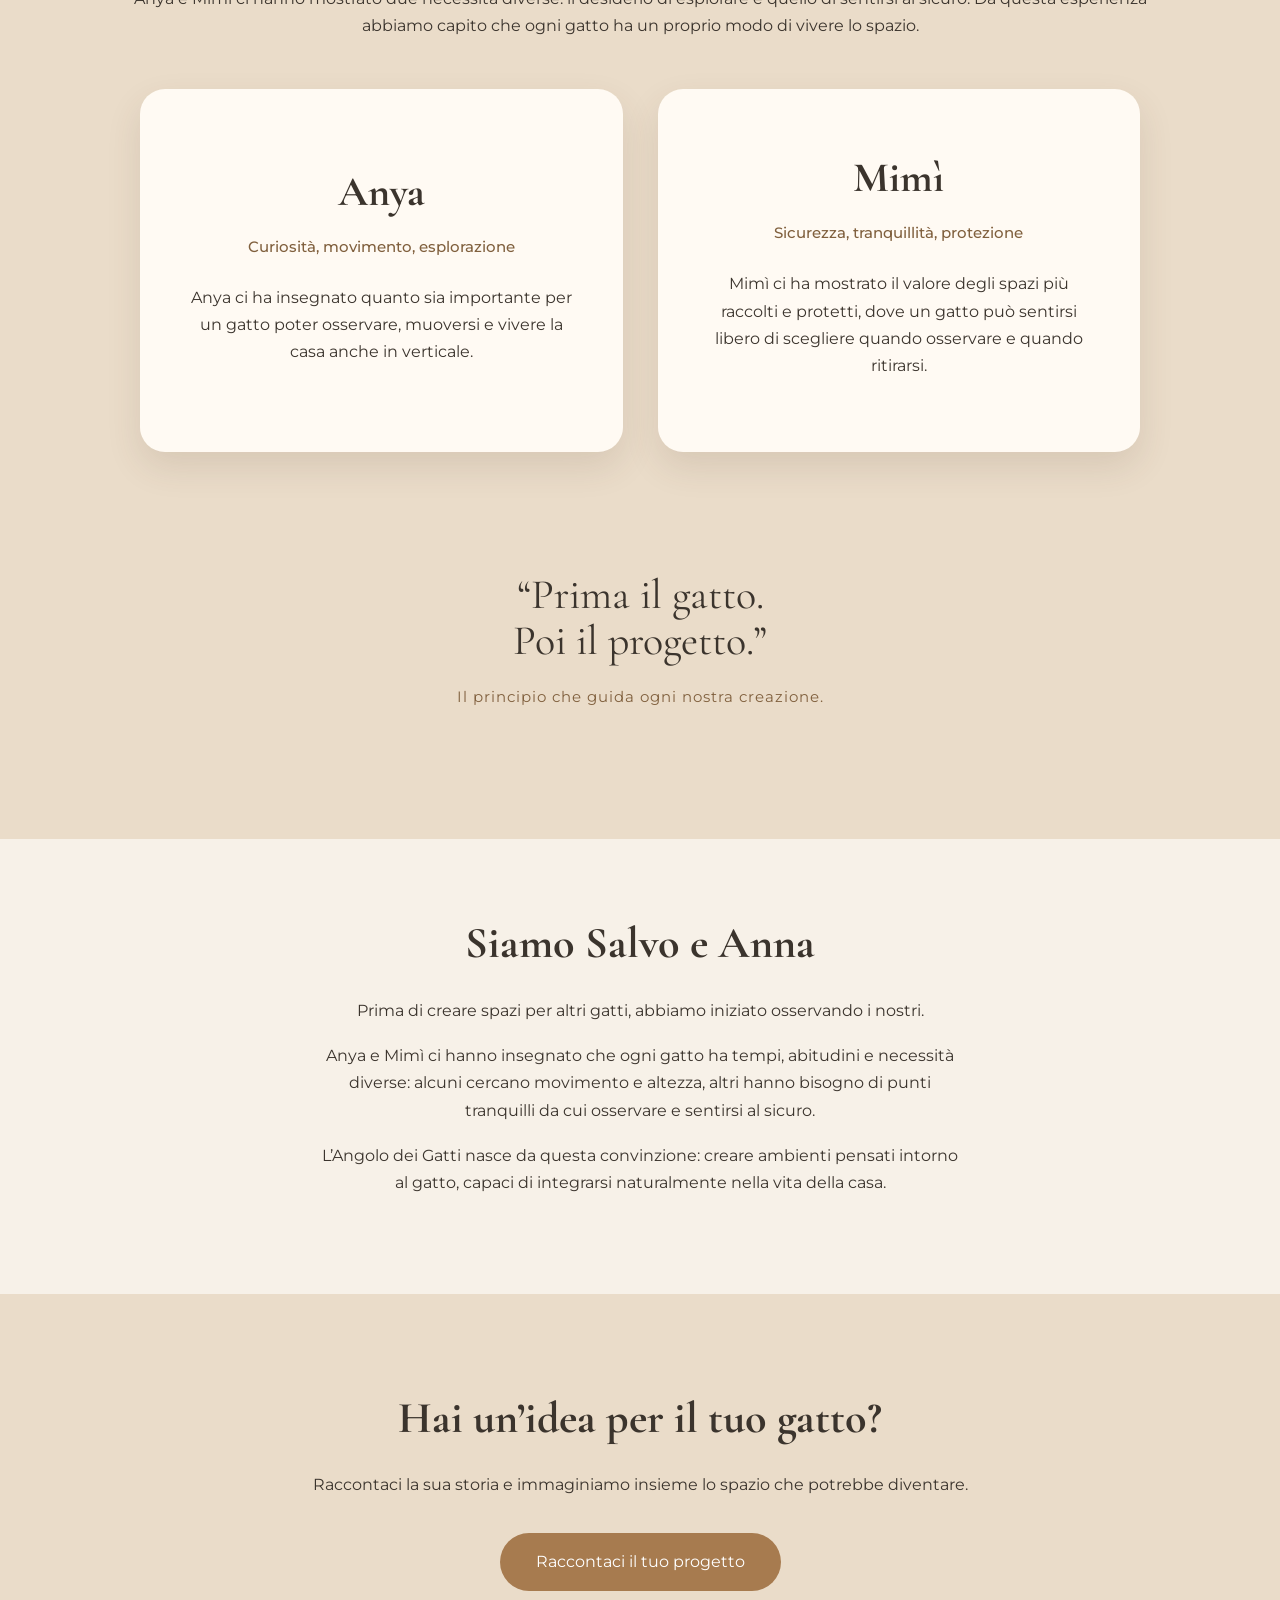
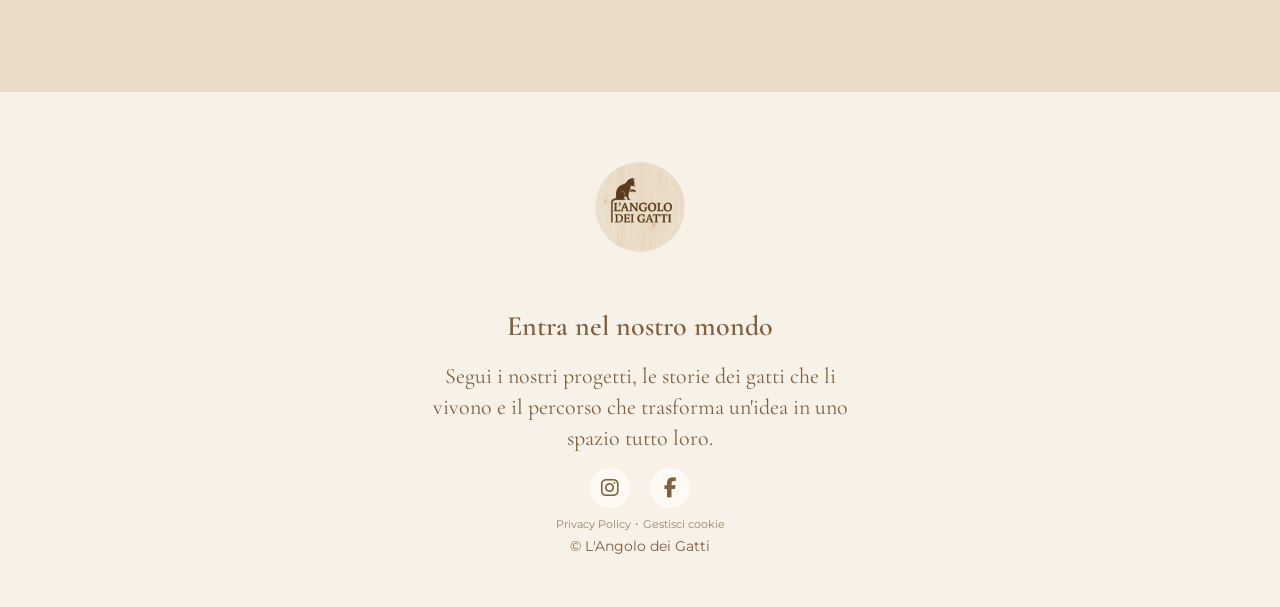
<file: chi-siamo.html>
<!DOCTYPE html>
<html lang="it">

<head>

<meta charset="UTF-8">
<meta name="viewport" content="width=device-width, initial-scale=1.0">

<title>Chi siamo | L'Angolo dei Gatti</title>

<meta name="description" content="La storia di Salvo e Anna e di come nasce L'Angolo dei Gatti.">

<link rel="stylesheet" href="css/stile.css">

<link href="https://fonts.googleapis.com/css2?family=Cormorant+Garamond:wght@500;600;700&family=Montserrat:wght@300;400;500;600&display=swap" rel="stylesheet">

<link rel="stylesheet" href="https://cdnjs.cloudflare.com/ajax/libs/font-awesome/6.5.2/css/all.min.css">

</head>


<body>


<header class="header">

<div class="logo">

<a href="index.html">

<img 
src="immagini/logo-header.webp" 
alt="L'Angolo dei Gatti"
width="260"
height="90">

</a>

</div>


<button class="hamburger" type="button" aria-label="Apri il menu" aria-expanded="false">
☰
</button>


<nav class="menu">

<a href="index.html">Home</a>

<a href="blog.html">Blog</a>

<a href="chi-siamo.html">Chi siamo</a>

<a href="index.html#lavoriamo">Come lavoriamo</a>

<a href="progetti.html">Progetti</a>

<a href="contatti.html">Contatti</a>

</nav>

</header>




<main>



<section class="about-hero reveal">


<div class="about-hero-image reveal">

<img 
src="immagini/anya_mimi_percorso.webp"
alt="Anya e Mimì sul percorso verticale progettato su misura"
width="1200"
height="800">

</div>



<div class="about-hero-text reveal">


<h1>
Tutto è iniziato
<br>
da due gatte diverse.
</h1>


<p>
Anya e Mimì ci hanno insegnato che ogni gatto
ha il proprio modo di vivere lo spazio.
Da questa esperienza è nato L’Angolo dei Gatti.
</p>


</div>


</section>





<section class="about-story reveal">


<h2>
Due gatte, due modi diversi di vivere la casa
</h2>


<p>
Prima ancora di progettare percorsi e strutture in legno,
abbiamo imparato ad osservare il loro mondo.
</p>


<p>
Con Anya abbiamo creato un percorso verticale pensato
per favorire movimento, esplorazione e osservazione.
La sua curiosità ci ha mostrato quanto sia importante
per un gatto poter scoprire e vivere lo spazio in libertà.
</p>


<p>
Con Mimì, più prudente e sensibile ai rumori,
abbiamo compreso il valore dei punti alti e protetti:
luoghi dove sentirsi al sicuro, osservare ciò che accade
e ritirarsi quando ne sente il bisogno.
</p>


</section>





<section class="about-philosophy reveal">


<h2>
Da due gatte è nato un modo diverso di progettare.
</h2>


<p>
Anya e Mimì ci hanno mostrato due necessità diverse:
il desiderio di esplorare e quello di sentirsi al sicuro.

Da questa esperienza abbiamo capito che ogni gatto
ha un proprio modo di vivere lo spazio.
</p>



<div class="cats-story">


<div class="cat-story-card reveal">


<h3>
Anya
</h3>


<h4>
Curiosità, movimento, esplorazione
</h4>


<p>
Anya ci ha insegnato quanto sia importante
per un gatto poter osservare, muoversi
e vivere la casa anche in verticale.
</p>


</div>




<div class="cat-story-card reveal">


<h3>
Mimì
</h3>


<h4>
Sicurezza, tranquillità, protezione
</h4>


<p>
Mimì ci ha mostrato il valore degli spazi
più raccolti e protetti, dove un gatto può
sentirsi libero di scegliere quando osservare
e quando ritirarsi.
</p>


</div>


</div>



<div class="about-principle reveal">

<p>
“Prima il gatto.
<br>
Poi il progetto.”
</p>

<span>
Il principio che guida ogni nostra creazione.
</span>

</div>

</section>






<section class="about-us reveal">


<h2>
Siamo Salvo e Anna
</h2>


<p>
Prima di creare spazi per altri gatti,
abbiamo iniziato osservando i nostri.
</p>


<p>
Anya e Mimì ci hanno insegnato che ogni gatto
ha tempi, abitudini e necessità diverse:
alcuni cercano movimento e altezza,
altri hanno bisogno di punti tranquilli
da cui osservare e sentirsi al sicuro.
</p>


<p>
L’Angolo dei Gatti nasce da questa convinzione:
creare ambienti pensati intorno al gatto,
capaci di integrarsi naturalmente
nella vita della casa.
</p>


</section>





<section class="about-cta reveal">


<h2>
Hai un’idea per il tuo gatto?
</h2>


<p>
Raccontaci la sua storia e immaginiamo insieme
lo spazio che potrebbe diventare.
</p>


<a class="button" href="contatti.html">
Raccontaci il tuo progetto
</a>


</section>



</main>






<footer class="reveal">


<img 
src="immagini/logo-tondo.webp" 
alt="Logo L'Angolo dei Gatti"
width="90"
height="90">


<div class="social">

<p class="social-title">
Entra nel nostro mondo
</p>

<p class="social-text">
Segui i nostri progetti, le storie dei gatti che li vivono e il percorso che trasforma un'idea in uno spazio tutto loro.
</p>

<a href="https://www.instagram.com/langolodeigatti/" 
target="_blank"
aria-label="Seguici su Instagram">

<i class="fa-brands fa-instagram"></i>

</a>

<a href="https://www.facebook.com/langolodeigatti" 
target="_blank"
aria-label="Seguici su Facebook">

<i class="fa-brands fa-facebook-f"></i>

</a>



</div>


<p class="footer-privacy">
    <a class="privacy-link" href="privacy.html">Privacy Policy</a>
    <span aria-hidden="true"> · </span>
    <button id="cookie-settings" class="cookie-settings" type="button">
        Gestisci cookie
    </button>
</p>

<p>
© L'Angolo dei Gatti
</p>


</footer>


<div id="cookie-banner" class="cookie-banner" role="dialog" aria-label="Gestione dei cookie e degli strumenti di analisi">

    <p>
        Questo sito utilizza Google Analytics per raccogliere statistiche sulla navigazione
        e migliorare il sito. Puoi accettare o rifiutare gli strumenti di analisi.
        Per maggiori informazioni consulta la
        <a href="privacy.html">Privacy Policy</a>.
    </p>

    <div class="cookie-buttons">

        <button id="cookie-reject" type="button">
            Rifiuta
        </button>

        <button id="cookie-accept" type="button">
            Accetta
        </button>

    </div>

</div>


<script src="js/script.js"></script>


</body>

</html>
</file>
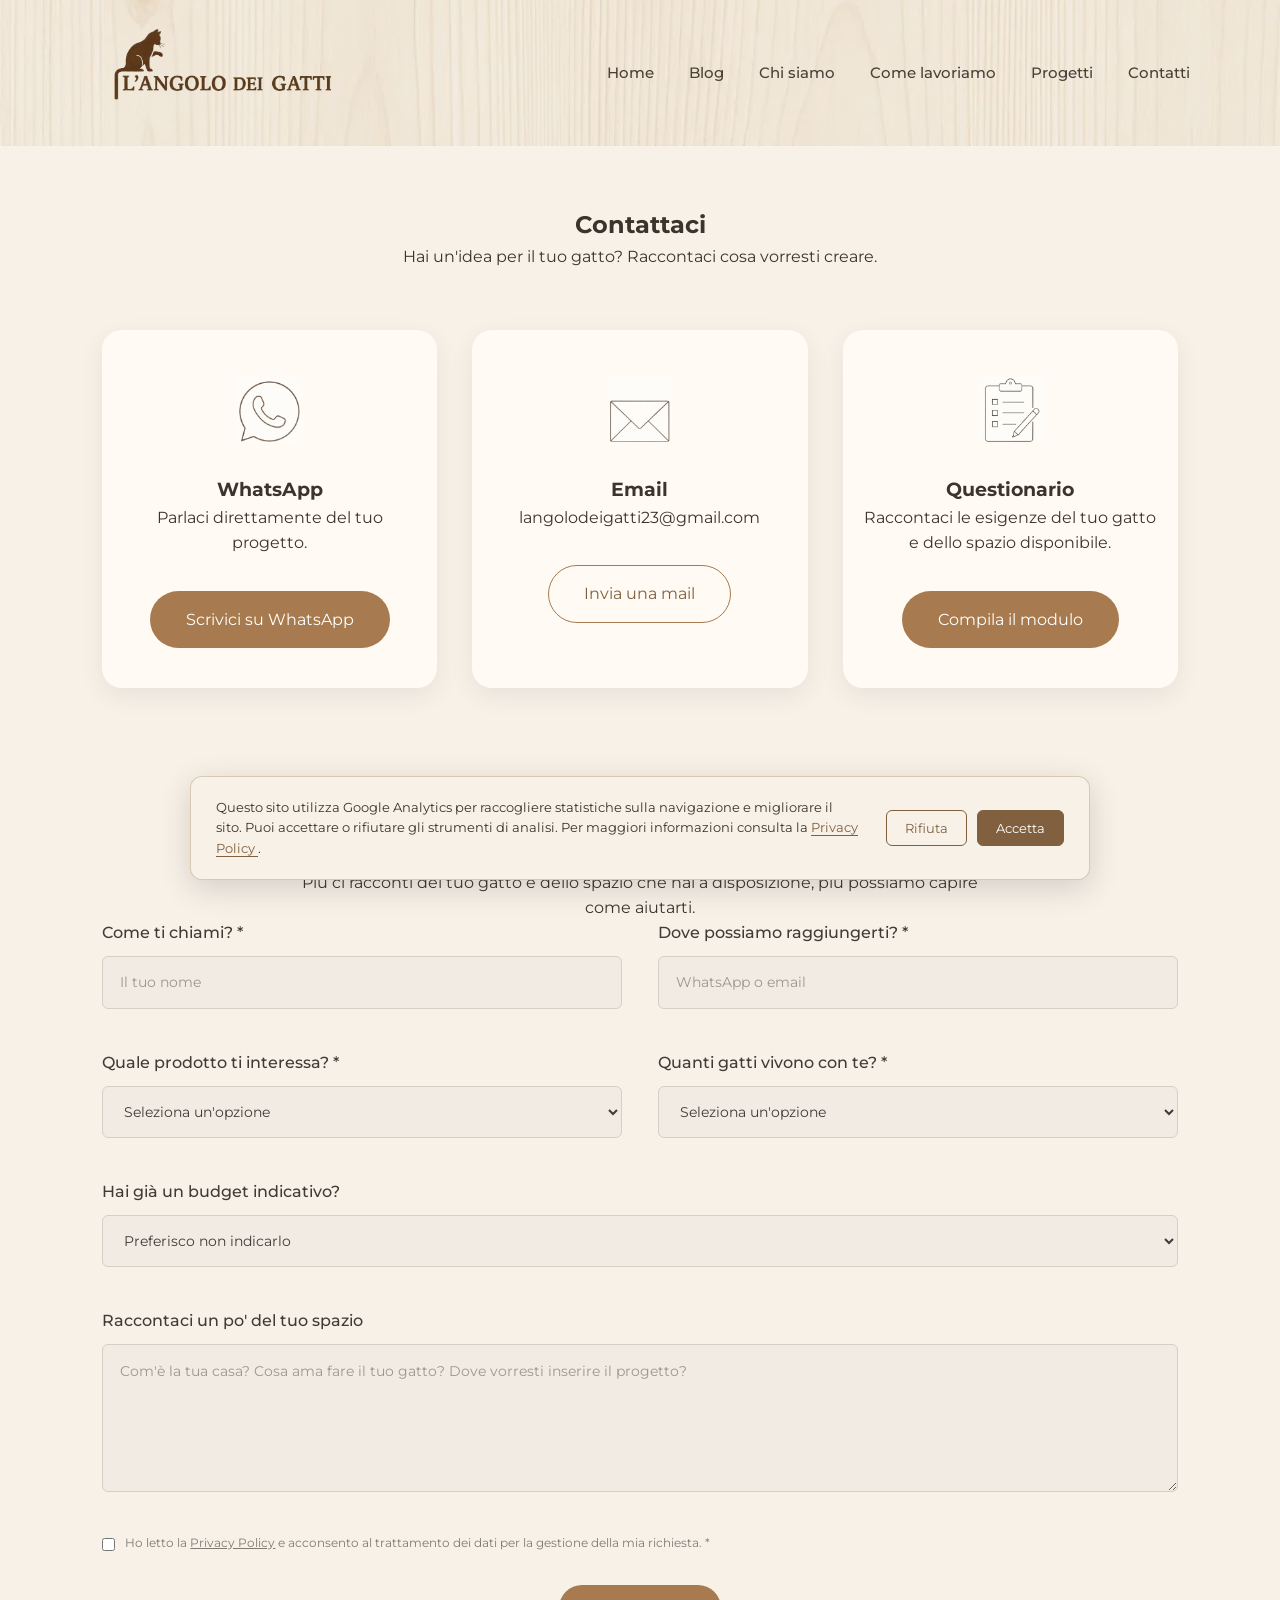
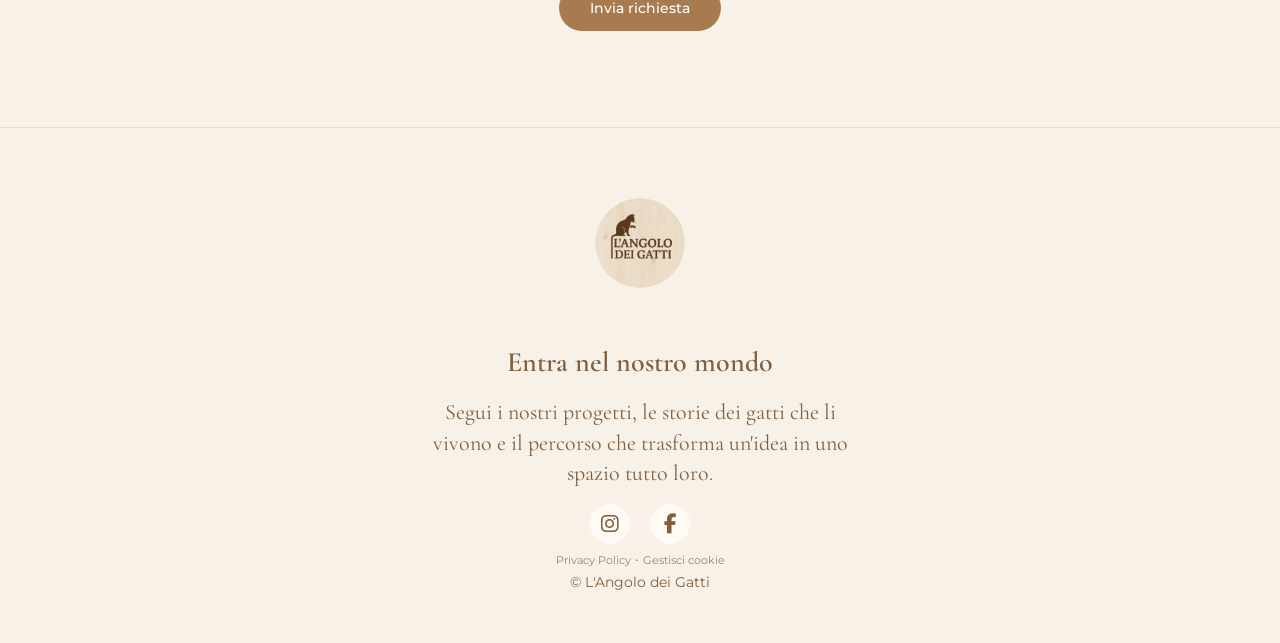
<file: contatti.html>
<!DOCTYPE html>

<html lang="it">

<head>

    <meta charset="UTF-8">
    <meta name="viewport" content="width=device-width, initial-scale=1.0">

    <title>Contatti | L'Angolo dei Gatti</title>

    <meta
        name="description"
        content="Contatta L'Angolo dei Gatti per progettare uno spazio su misura per il tuo gatto."
    >

    <link rel="stylesheet" href="css/stile.css">

    <link
        href="https://fonts.googleapis.com/css2?family=Cormorant+Garamond:wght@500;600;700&family=Montserrat:wght@300;400;500;600&display=swap"
        rel="stylesheet"
    >

    <link
        rel="stylesheet"
        href="https://cdnjs.cloudflare.com/ajax/libs/font-awesome/6.5.2/css/all.min.css"
    >

</head>


<body>


<header class="header reveal">

    <div class="logo">

        <a href="index.html">

            <img
                src="immagini/logo-header.webp"
                alt="L'Angolo dei Gatti"
                width="260"
                height="90"
            >

        </a>

    </div>


    <button
        class="hamburger"
        type="button"
        aria-label="Apri il menu"
        aria-expanded="false"
    >
        ☰
    </button>


    <nav class="menu">

        <a href="index.html">Home</a>

        <a href="blog.html">Blog</a>

        <a href="chi-siamo.html">Chi siamo</a>

        <a href="index.html#lavoriamo">Come lavoriamo</a>

        <a href="progetti.html">Progetti</a>

        <a href="contatti.html">Contatti</a>

    </nav>

</header>




<section class="section">


    <div class="section-title reveal">

        <h1>
            Contattaci
        </h1>

        <p>
            Hai un'idea per il tuo gatto?
            Raccontaci cosa vorresti creare.
        </p>

    </div>




    <div class="cards">


        <div class="card reveal">

            <div class="icon">

                <img
                    src="immagini/icona-whatsapp.png"
                    alt="WhatsApp"
                >

            </div>


            <h3>
                WhatsApp
            </h3>


            <p>
                Parlaci direttamente del tuo progetto.
            </p>


            <a
                class="button"
                href="https://wa.me/393792977051"
            >
                Scrivici su WhatsApp
            </a>

        </div>




        <div class="card reveal">

            <div class="icon">

                <img
                    src="immagini/icona-email.png"
                    alt="Email"
                >

            </div>


            <h3>
                Email
            </h3>


            <p>
                langolodeigatti23@gmail.com
            </p>


            <a
                class="button secondary"
                href="mailto:langolodeigatti23@gmail.com"
            >
                Invia una mail
            </a>

        </div>




        <div class="card reveal">

            <div class="icon">

                <img
                    src="immagini/icona-questionario.png"
                    alt="Questionario"
                >

            </div>


            <h3>
                Questionario
            </h3>


            <p>
                Raccontaci le esigenze del tuo gatto e dello spazio disponibile.
            </p>


            <a
                class="button"
                href="#questionario"
            >
                Compila il modulo
            </a>

        </div>


    </div>


</section>




<section id="questionario" class="section reveal">


    <div class="section-title">

        <h2>
            Raccontaci il progetto
        </h2>

        <p>
            Più ci racconti del tuo gatto e dello spazio che hai a disposizione,
            più possiamo capire come aiutarti.
        </p>

    </div>




<form id="contact-form" class="contact-form">

    <input type="hidden" name="access_key" value="dde358f8-2c05-454b-8da0-c42f7938556a">
    <input type="hidden" name="subject" value="Nuova richiesta dal sito L'Angolo dei Gatti">
    <input type="hidden" name="from_name" value="L'Angolo dei Gatti - Sito web">

    <!-- Anti-spam -->
    <input type="checkbox"
           name="botcheck"
           class="hidden"
           tabindex="-1"
           autocomplete="off">

    <!-- Nome + contatto -->
    <div class="form-row">

        <div class="form-field">
            <label for="nome">Come ti chiami? *</label>
            <input
                type="text"
                id="nome"
                name="name"
                autocomplete="name"
                placeholder="Il tuo nome"
                required>
        </div>

        <div class="form-field">
            <label for="contatto">Dove possiamo raggiungerti? *</label>
            <input
                type="text"
                id="contatto"
                name="contatto"
                placeholder="WhatsApp o email"
                required>
        </div>

    </div>


    <!-- Prodotto + gatti -->
    <div class="form-row">

        <div class="form-field">
            <label for="prodotto">Quale prodotto ti interessa? *</label>

            <select id="prodotto" name="prodotto" required>
                <option value="">Seleziona un'opzione</option>
                <option value="Un percorso verticale">🐾 Un percorso verticale</option>
                <option value="Un tiragraffi">🌳 Un tiragraffi</option>
                <option value="Una soluzione personalizzata">✨ Una soluzione personalizzata</option>
                <option value="Non so ancora">💭 Non so ancora, vorrei un consiglio</option>
            </select>
        </div>

        <div class="form-field">
            <label for="gatti">Quanti gatti vivono con te? *</label>

            <select id="gatti" name="numero_gatti" required>
                <option value="">Seleziona un'opzione</option>
                <option value="1">1</option>
                <option value="2">2</option>
                <option value="3">3</option>
                <option value="4 o più">4 o più</option>
            </select>
        </div>

    </div>


    <!-- Budget -->
    <div class="form-field form-field-full">

        <label for="budget">Hai già un budget indicativo?</label>

        <select id="budget" name="budget">
            <option value="">Preferisco non indicarlo</option>
            <option value="Fino a 200 euro">Fino a 200 €</option>
            <option value="200-400 euro">200 – 500 €</option>
            <option value="Oltre 700 euro">Oltre 500 €</option>
            <option value="Non lo so ancora">Non lo so ancora</option>
        </select>

    </div>


    <!-- Messaggio -->
    <div class="form-field form-field-full">

        <label for="messaggio">Raccontaci un po' del tuo spazio</label>

        <textarea
            id="messaggio"
            name="message"
            rows="5"
            placeholder="Com'è la tua casa? Cosa ama fare il tuo gatto? Dove vorresti inserire il progetto?"></textarea>

    </div>


    <!-- Privacy -->
    <label class="privacy-consent">

        <input
            type="checkbox"
            name="privacy"
            value="Accettata"
            required>

        <span>
            Ho letto la
            <a
                href="privacy.html"
                target="_blank"
                rel="noopener noreferrer">Privacy Policy</a>
            e acconsento al trattamento dei dati per la gestione della mia richiesta. *
        </span>

    </label>


    <!-- Invio -->
    <button type="submit" class="button">
        Invia richiesta
    </button>

    <div
        id="form-result"
        class="form-result"
        role="status"
        aria-live="polite">
    </div>

</form>



</section>






<footer class="reveal">


    <img
        src="immagini/logo-tondo.webp"
        alt="Logo L'Angolo dei Gatti"
        width="90"
        height="90"
    >


    <div class="social">

        <p class="social-title">
            Entra nel nostro mondo
        </p>


        <p class="social-text">
            Segui i nostri progetti, le storie dei gatti che li vivono e il percorso che trasforma un'idea in uno spazio tutto loro.
        </p>


        <a
            href="https://www.instagram.com/langolodeigatti/"
            target="_blank"
            rel="noopener noreferrer"
            aria-label="Seguici su Instagram"
        >

            <i class="fa-brands fa-instagram"></i>

        </a>


        <a
            href="https://www.facebook.com/langolodeigatti"
            target="_blank"
            rel="noopener noreferrer"
            aria-label="Seguici su Facebook"
        >

            <i class="fa-brands fa-facebook-f"></i>

        </a>


    </div>


    <p class="footer-privacy">

        <a
            class="privacy-link"
            href="privacy.html"
        >
            Privacy Policy
        </a>


        <span aria-hidden="true">
            ·
        </span>


        <button
            id="cookie-settings"
            class="cookie-settings"
            type="button"
        >
            Gestisci cookie
        </button>

    </p>


    <p>
        © L'Angolo dei Gatti
    </p>


</footer>






<div
    id="cookie-banner"
    class="cookie-banner"
    role="dialog"
    aria-label="Gestione dei cookie e degli strumenti di analisi"
>


    <p>

        Questo sito utilizza Google Analytics per raccogliere statistiche sulla navigazione
        e migliorare il sito. Puoi accettare o rifiutare gli strumenti di analisi.
        Per maggiori informazioni consulta la

        <a href="privacy.html">
            Privacy Policy
        </a>.

    </p>


    <div class="cookie-buttons">


        <button
            id="cookie-reject"
            type="button"
        >
            Rifiuta
        </button>


        <button
            id="cookie-accept"
            type="button"
        >
            Accetta
        </button>


    </div>


</div>






<script src="js/script.js"></script>


</body>

</html>
</file>
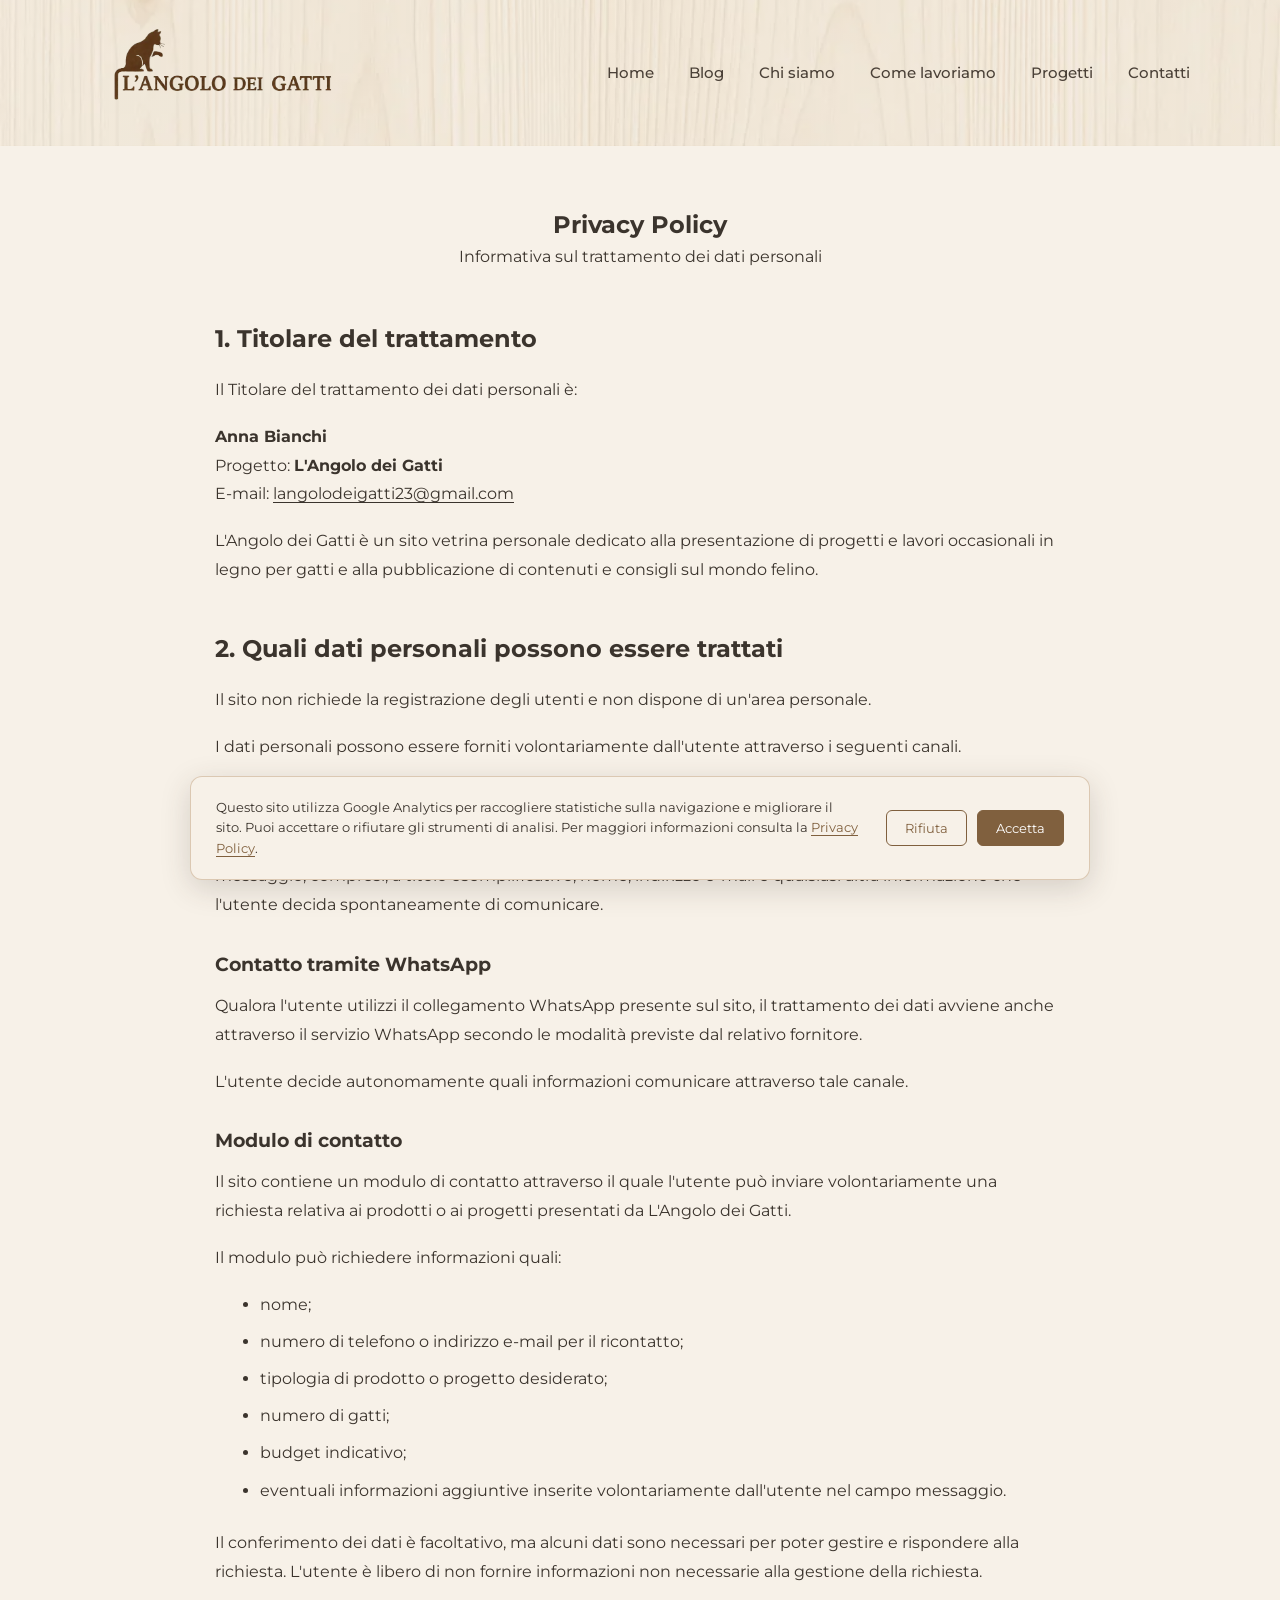
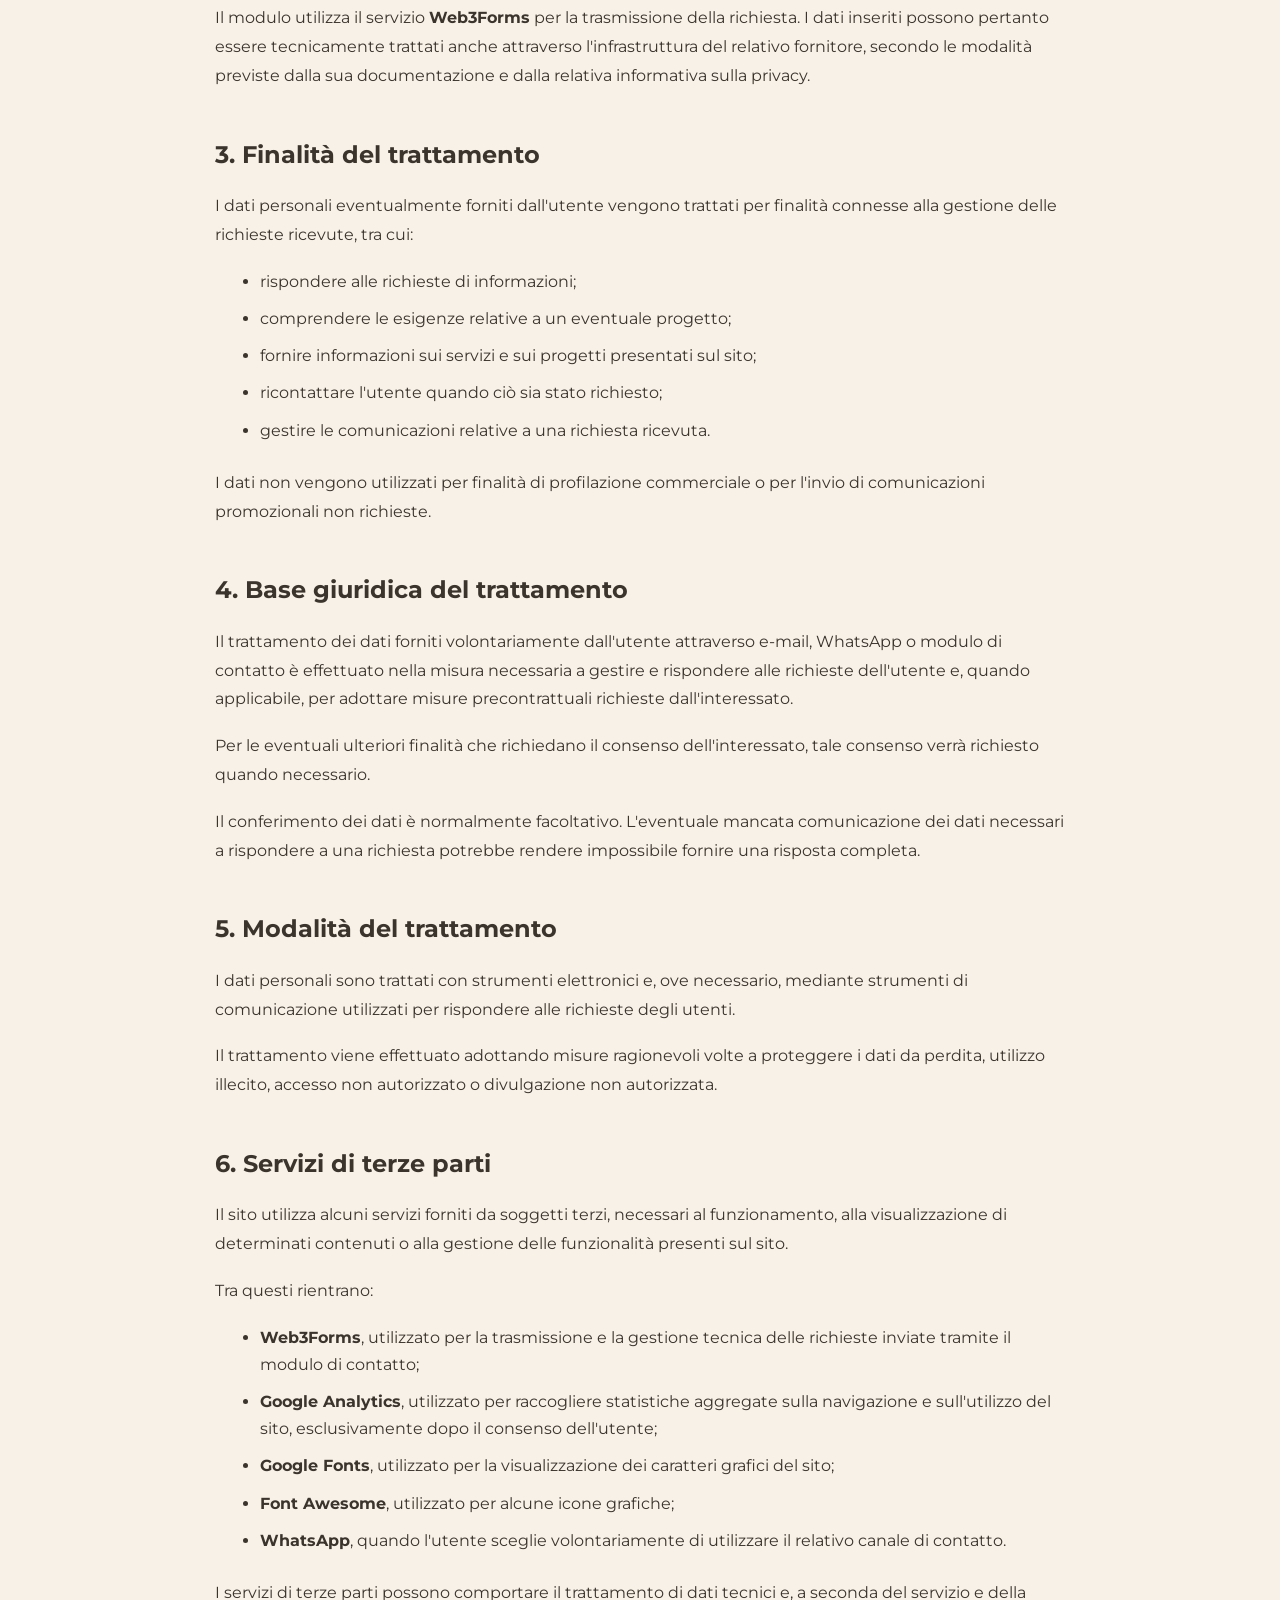
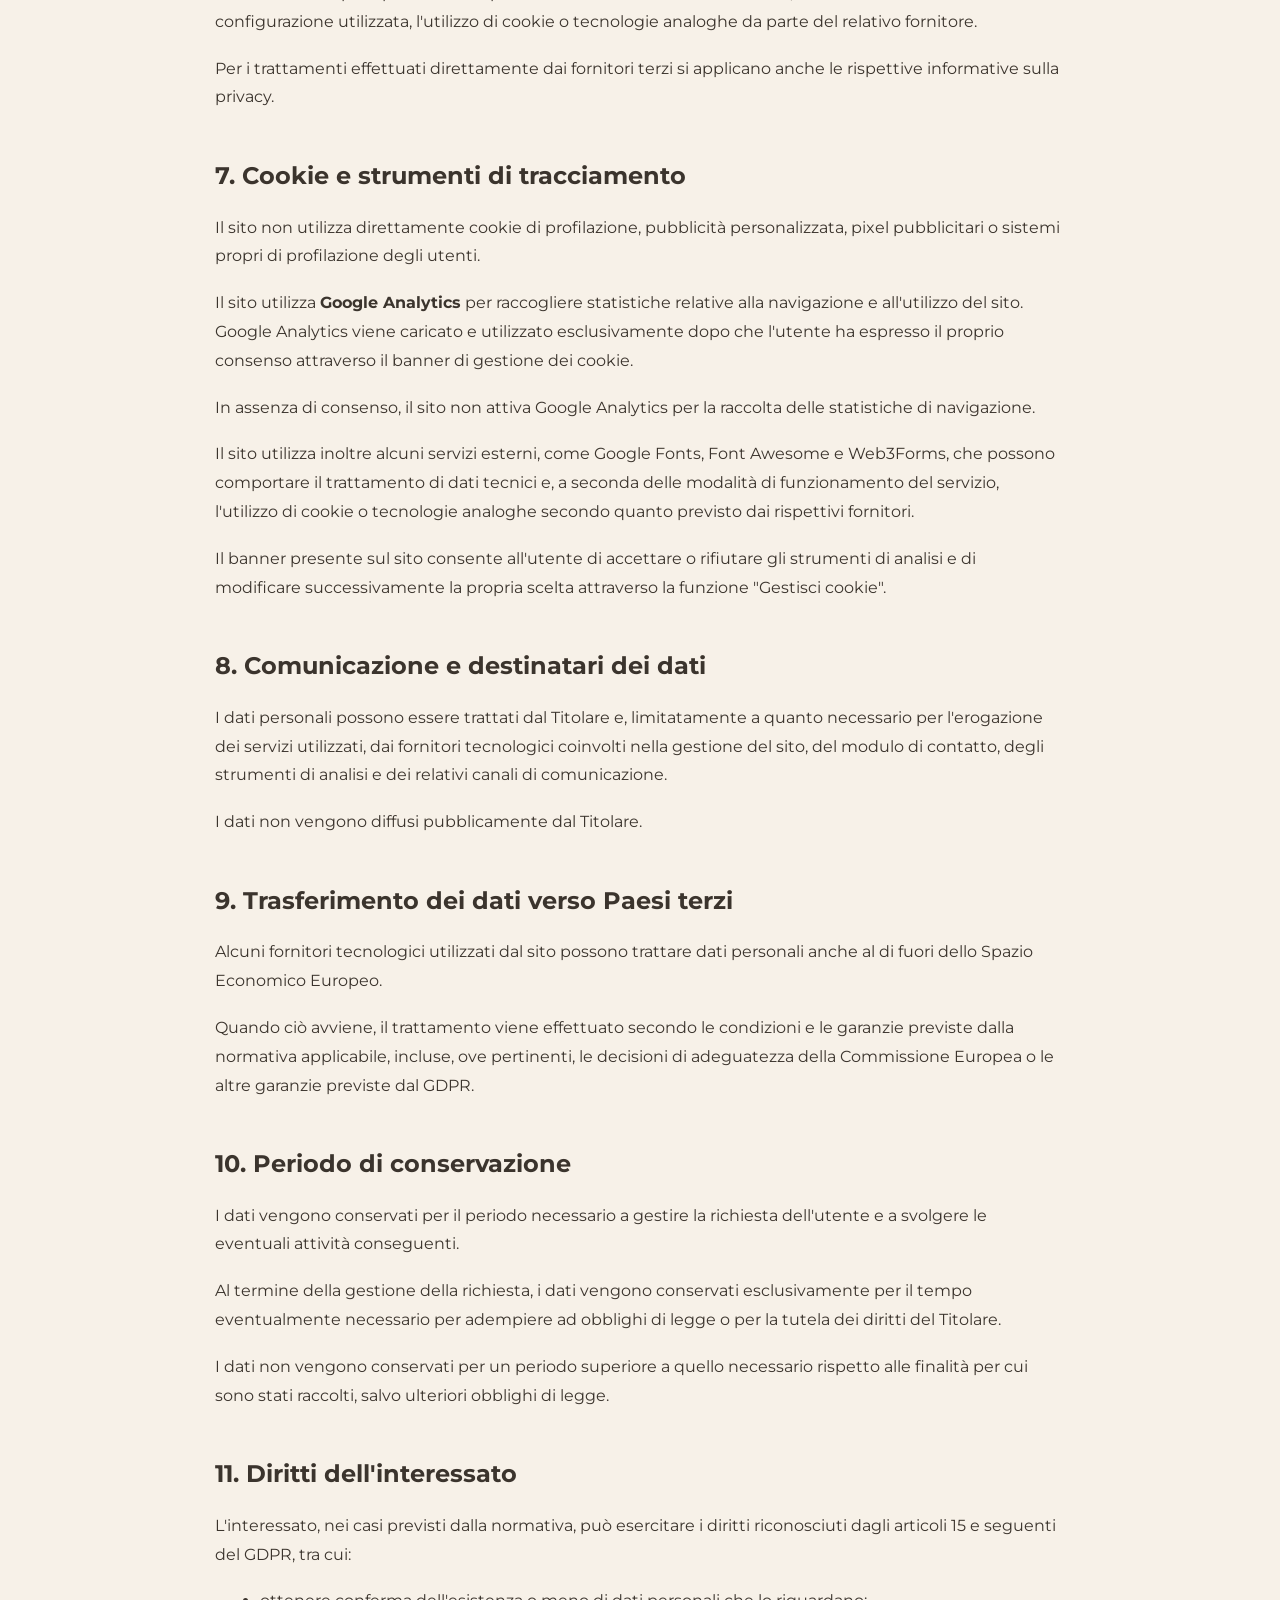
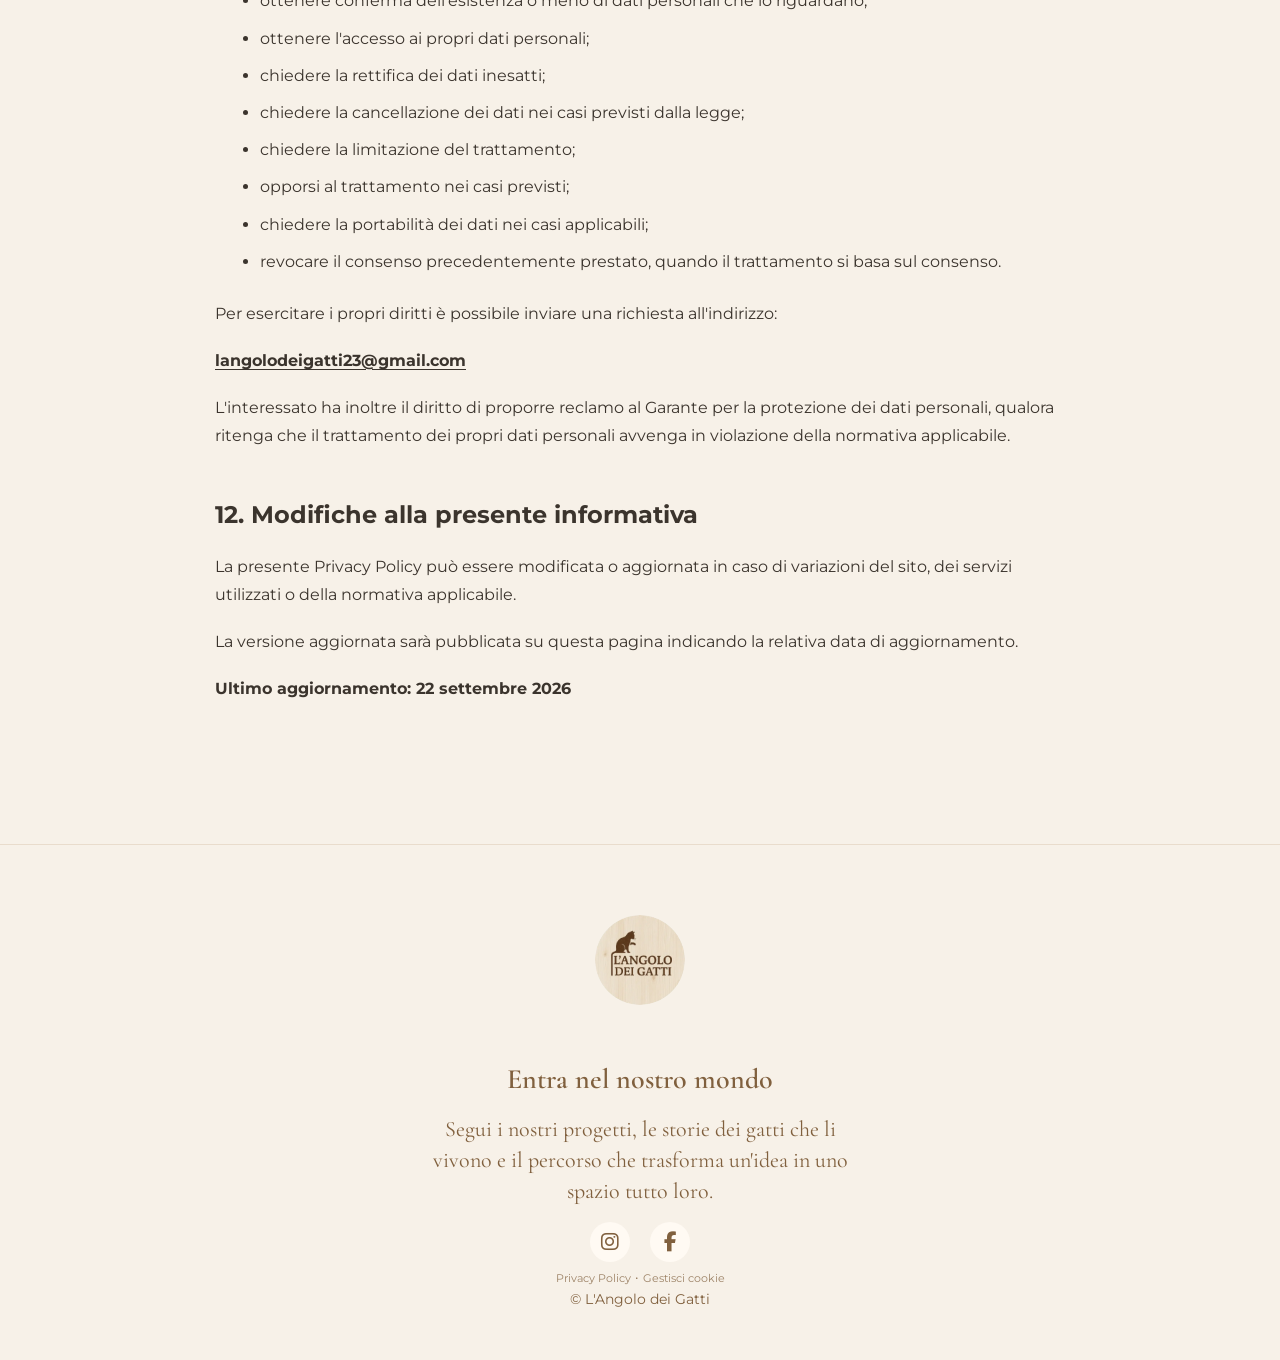
<file: privacy.html>
<!DOCTYPE html>
<html lang="it">

<head>

<meta charset="UTF-8">
<meta name="viewport" content="width=device-width, initial-scale=1.0">

<title>Privacy Policy | L'Angolo dei Gatti</title>

<meta name="description" content="Informativa sulla privacy di L'Angolo dei Gatti e informazioni sul trattamento dei dati personali.">

<link rel="icon" type="image/webp" href="immagini/favicon.webp">

<link rel="stylesheet" href="css/stile.css">

<link href="https://fonts.googleapis.com/css2?family=Cormorant+Garamond:wght@500;600;700&family=Montserrat:wght@300;400;500;600&display=swap" rel="stylesheet">

<link rel="stylesheet" href="https://cdnjs.cloudflare.com/ajax/libs/font-awesome/6.5.2/css/all.min.css">

</head>


<body>


<header class="header">

<div class="logo">

<a href="index.html">

<img
src="immagini/logo-header.webp"
alt="L'Angolo dei Gatti"
width="260"
height="90">

</a>

</div>


<button class="hamburger" type="button" aria-label="Apri il menu" aria-expanded="false">
☰
</button>


<nav class="menu">

<a href="index.html">Home</a>
<a href="blog.html">Blog</a>
<a href="chi-siamo.html">Chi siamo</a>
<a href="index.html#lavoriamo">Come lavoriamo</a>
<a href="progetti.html">Progetti</a>
<a href="contatti.html">Contatti</a>

</nav>

</header>



<section class="section">


<div class="section-title">

<h1>Privacy Policy</h1>

<p>Informativa sul trattamento dei dati personali</p>

</div>



<div class="privacy-content">


<h2>1. Titolare del trattamento</h2>

<p>
Il Titolare del trattamento dei dati personali è:
</p>

<p>
<strong>Anna Bianchi</strong><br>
Progetto: <strong>L'Angolo dei Gatti</strong><br>
E-mail:
<a href="mailto:langolodeigatti23@gmail.com">
langolodeigatti23@gmail.com
</a>
</p>

<p>
L'Angolo dei Gatti è un sito vetrina personale dedicato alla presentazione di progetti e lavori occasionali in legno per gatti e alla pubblicazione di contenuti e consigli sul mondo felino.
</p>



<h2>2. Quali dati personali possono essere trattati</h2>

<p>
Il sito non richiede la registrazione degli utenti e non dispone di un'area personale.
</p>

<p>
I dati personali possono essere forniti volontariamente dall'utente attraverso i seguenti canali.
</p>


<h3>Contatto tramite e-mail</h3>

<p>
Qualora l'utente contatti L'Angolo dei Gatti tramite e-mail, possono essere trattati i dati contenuti nel messaggio, compresi, a titolo esemplificativo, nome, indirizzo e-mail e qualsiasi altra informazione che l'utente decida spontaneamente di comunicare.
</p>


<h3>Contatto tramite WhatsApp</h3>

<p>
Qualora l'utente utilizzi il collegamento WhatsApp presente sul sito, il trattamento dei dati avviene anche attraverso il servizio WhatsApp secondo le modalità previste dal relativo fornitore.
</p>

<p>
L'utente decide autonomamente quali informazioni comunicare attraverso tale canale.
</p>


<h3>Modulo di contatto</h3>

<p>
Il sito contiene un modulo di contatto attraverso il quale l'utente può inviare volontariamente una richiesta relativa ai prodotti o ai progetti presentati da L'Angolo dei Gatti.
</p>

<p>
Il modulo può richiedere informazioni quali:
</p>

<ul>

<li>nome;</li>

<li>numero di telefono o indirizzo e-mail per il ricontatto;</li>

<li>tipologia di prodotto o progetto desiderato;</li>

<li>numero di gatti;</li>

<li>budget indicativo;</li>

<li>eventuali informazioni aggiuntive inserite volontariamente dall'utente nel campo messaggio.</li>

</ul>

<p>
Il conferimento dei dati è facoltativo, ma alcuni dati sono necessari per poter gestire e rispondere alla richiesta. L'utente è libero di non fornire informazioni non necessarie alla gestione della richiesta.
</p>

<p>
Il modulo utilizza il servizio <strong>Web3Forms</strong> per la trasmissione della richiesta. I dati inseriti possono pertanto essere tecnicamente trattati anche attraverso l'infrastruttura del relativo fornitore, secondo le modalità previste dalla sua documentazione e dalla relativa informativa sulla privacy.
</p>



<h2>3. Finalità del trattamento</h2>

<p>
I dati personali eventualmente forniti dall'utente vengono trattati per finalità connesse alla gestione delle richieste ricevute, tra cui:
</p>

<ul>

<li>rispondere alle richieste di informazioni;</li>

<li>comprendere le esigenze relative a un eventuale progetto;</li>

<li>fornire informazioni sui servizi e sui progetti presentati sul sito;</li>

<li>ricontattare l'utente quando ciò sia stato richiesto;</li>

<li>gestire le comunicazioni relative a una richiesta ricevuta.</li>

</ul>

<p>
I dati non vengono utilizzati per finalità di profilazione commerciale o per l'invio di comunicazioni promozionali non richieste.
</p>



<h2>4. Base giuridica del trattamento</h2>

<p>
Il trattamento dei dati forniti volontariamente dall'utente attraverso e-mail, WhatsApp o modulo di contatto è effettuato nella misura necessaria a gestire e rispondere alle richieste dell'utente e, quando applicabile, per adottare misure precontrattuali richieste dall'interessato.
</p>

<p>
Per le eventuali ulteriori finalità che richiedano il consenso dell'interessato, tale consenso verrà richiesto quando necessario.
</p>

<p>
Il conferimento dei dati è normalmente facoltativo. L'eventuale mancata comunicazione dei dati necessari a rispondere a una richiesta potrebbe rendere impossibile fornire una risposta completa.
</p>



<h2>5. Modalità del trattamento</h2>

<p>
I dati personali sono trattati con strumenti elettronici e, ove necessario, mediante strumenti di comunicazione utilizzati per rispondere alle richieste degli utenti.
</p>

<p>
Il trattamento viene effettuato adottando misure ragionevoli volte a proteggere i dati da perdita, utilizzo illecito, accesso non autorizzato o divulgazione non autorizzata.
</p>



<h2>6. Servizi di terze parti</h2>

<p>
Il sito utilizza alcuni servizi forniti da soggetti terzi, necessari al funzionamento, alla visualizzazione di determinati contenuti o alla gestione delle funzionalità presenti sul sito.
</p>

<p>
Tra questi rientrano:
</p>

<ul>

<li>
<strong>Web3Forms</strong>, utilizzato per la trasmissione e la gestione tecnica delle richieste inviate tramite il modulo di contatto;
</li>

<li>
<strong>Google Analytics</strong>, utilizzato per raccogliere statistiche aggregate sulla navigazione e sull'utilizzo del sito, esclusivamente dopo il consenso dell'utente;
</li>

<li>
<strong>Google Fonts</strong>, utilizzato per la visualizzazione dei caratteri grafici del sito;
</li>

<li>
<strong>Font Awesome</strong>, utilizzato per alcune icone grafiche;
</li>

<li>
<strong>WhatsApp</strong>, quando l'utente sceglie volontariamente di utilizzare il relativo canale di contatto.
</li>

</ul>

<p>
I servizi di terze parti possono comportare il trattamento di dati tecnici e, a seconda del servizio e della configurazione utilizzata, l'utilizzo di cookie o tecnologie analoghe da parte del relativo fornitore.
</p>

<p>
Per i trattamenti effettuati direttamente dai fornitori terzi si applicano anche le rispettive informative sulla privacy.
</p>



<h2>7. Cookie e strumenti di tracciamento</h2>

<p>
Il sito non utilizza direttamente cookie di profilazione, pubblicità personalizzata, pixel pubblicitari o sistemi propri di profilazione degli utenti.
</p>

<p>
Il sito utilizza <strong>Google Analytics</strong> per raccogliere statistiche relative alla navigazione e all'utilizzo del sito. Google Analytics viene caricato e utilizzato esclusivamente dopo che l'utente ha espresso il proprio consenso attraverso il banner di gestione dei cookie.
</p>

<p>
In assenza di consenso, il sito non attiva Google Analytics per la raccolta delle statistiche di navigazione.
</p>

<p>
Il sito utilizza inoltre alcuni servizi esterni, come Google Fonts, Font Awesome e Web3Forms, che possono comportare il trattamento di dati tecnici e, a seconda delle modalità di funzionamento del servizio, l'utilizzo di cookie o tecnologie analoghe secondo quanto previsto dai rispettivi fornitori.
</p>

<p>
Il banner presente sul sito consente all'utente di accettare o rifiutare gli strumenti di analisi e di modificare successivamente la propria scelta attraverso la funzione "Gestisci cookie".
</p>



<h2>8. Comunicazione e destinatari dei dati</h2>

<p>
I dati personali possono essere trattati dal Titolare e, limitatamente a quanto necessario per l'erogazione dei servizi utilizzati, dai fornitori tecnologici coinvolti nella gestione del sito, del modulo di contatto, degli strumenti di analisi e dei relativi canali di comunicazione.
</p>

<p>
I dati non vengono diffusi pubblicamente dal Titolare.
</p>



<h2>9. Trasferimento dei dati verso Paesi terzi</h2>

<p>
Alcuni fornitori tecnologici utilizzati dal sito possono trattare dati personali anche al di fuori dello Spazio Economico Europeo.
</p>

<p>
Quando ciò avviene, il trattamento viene effettuato secondo le condizioni e le garanzie previste dalla normativa applicabile, incluse, ove pertinenti, le decisioni di adeguatezza della Commissione Europea o le altre garanzie previste dal GDPR.
</p>



<h2>10. Periodo di conservazione</h2>

<p>
I dati vengono conservati per il periodo necessario a gestire la richiesta dell'utente e a svolgere le eventuali attività conseguenti.
</p>

<p>
Al termine della gestione della richiesta, i dati vengono conservati esclusivamente per il tempo eventualmente necessario per adempiere ad obblighi di legge o per la tutela dei diritti del Titolare.
</p>

<p>
I dati non vengono conservati per un periodo superiore a quello necessario rispetto alle finalità per cui sono stati raccolti, salvo ulteriori obblighi di legge.
</p>



<h2>11. Diritti dell'interessato</h2>

<p>
L'interessato, nei casi previsti dalla normativa, può esercitare i diritti riconosciuti dagli articoli 15 e seguenti del GDPR, tra cui:
</p>

<ul>

<li>ottenere conferma dell'esistenza o meno di dati personali che lo riguardano;</li>

<li>ottenere l'accesso ai propri dati personali;</li>

<li>chiedere la rettifica dei dati inesatti;</li>

<li>chiedere la cancellazione dei dati nei casi previsti dalla legge;</li>

<li>chiedere la limitazione del trattamento;</li>

<li>opporsi al trattamento nei casi previsti;</li>

<li>chiedere la portabilità dei dati nei casi applicabili;</li>

<li>revocare il consenso precedentemente prestato, quando il trattamento si basa sul consenso.</li>

</ul>

<p>
Per esercitare i propri diritti è possibile inviare una richiesta all'indirizzo:
</p>

<p>

<a href="mailto:langolodeigatti23@gmail.com">
<strong>langolodeigatti23@gmail.com</strong>
</a>

</p>

<p>
L'interessato ha inoltre il diritto di proporre reclamo al Garante per la protezione dei dati personali, qualora ritenga che il trattamento dei propri dati personali avvenga in violazione della normativa applicabile.
</p>



<h2>12. Modifiche alla presente informativa</h2>

<p>
La presente Privacy Policy può essere modificata o aggiornata in caso di variazioni del sito, dei servizi utilizzati o della normativa applicabile.
</p>

<p>
La versione aggiornata sarà pubblicata su questa pagina indicando la relativa data di aggiornamento.
</p>


<p>
<strong>Ultimo aggiornamento: 22 settembre 2026</strong>
</p>


</div>

</section>




<footer class="reveal">


<img
src="immagini/logo-tondo.webp"
alt="Logo L'Angolo dei Gatti"
width="90"
height="90">


<div class="social">

<p class="social-title">
Entra nel nostro mondo
</p>

<p class="social-text">
Segui i nostri progetti, le storie dei gatti che li vivono e il percorso che trasforma un'idea in uno spazio tutto loro.
</p>

<a
href="https://www.instagram.com/langolodeigatti/"
target="_blank"
rel="noopener noreferrer"
aria-label="Seguici su Instagram">

<i class="fa-brands fa-instagram"></i>

</a>

<a
href="https://www.facebook.com/langolodeigatti"
target="_blank"
rel="noopener noreferrer"
aria-label="Seguici su Facebook">

<i class="fa-brands fa-facebook-f"></i>

</a>



</div>


<p class="footer-privacy">

<a class="privacy-link" href="privacy.html">Privacy Policy</a>

<span aria-hidden="true"> · </span>

<button id="cookie-settings" class="cookie-settings" type="button">
Gestisci cookie
</button>

</p>

<p>
© L'Angolo dei Gatti
</p>


</footer>


<div
id="cookie-banner"
class="cookie-banner"
role="dialog"
aria-label="Gestione dei cookie e degli strumenti di analisi">

<p>
Questo sito utilizza Google Analytics per raccogliere statistiche sulla navigazione
e migliorare il sito. Puoi accettare o rifiutare gli strumenti di analisi.
Per maggiori informazioni consulta la
<a href="privacy.html">Privacy Policy</a>.
</p>

<div class="cookie-buttons">

<button id="cookie-reject" type="button">
Rifiuta
</button>

<button id="cookie-accept" type="button">
Accetta
</button>

</div>

</div>


<script src="js/script.js"></script>


</body>

</html>
</file>
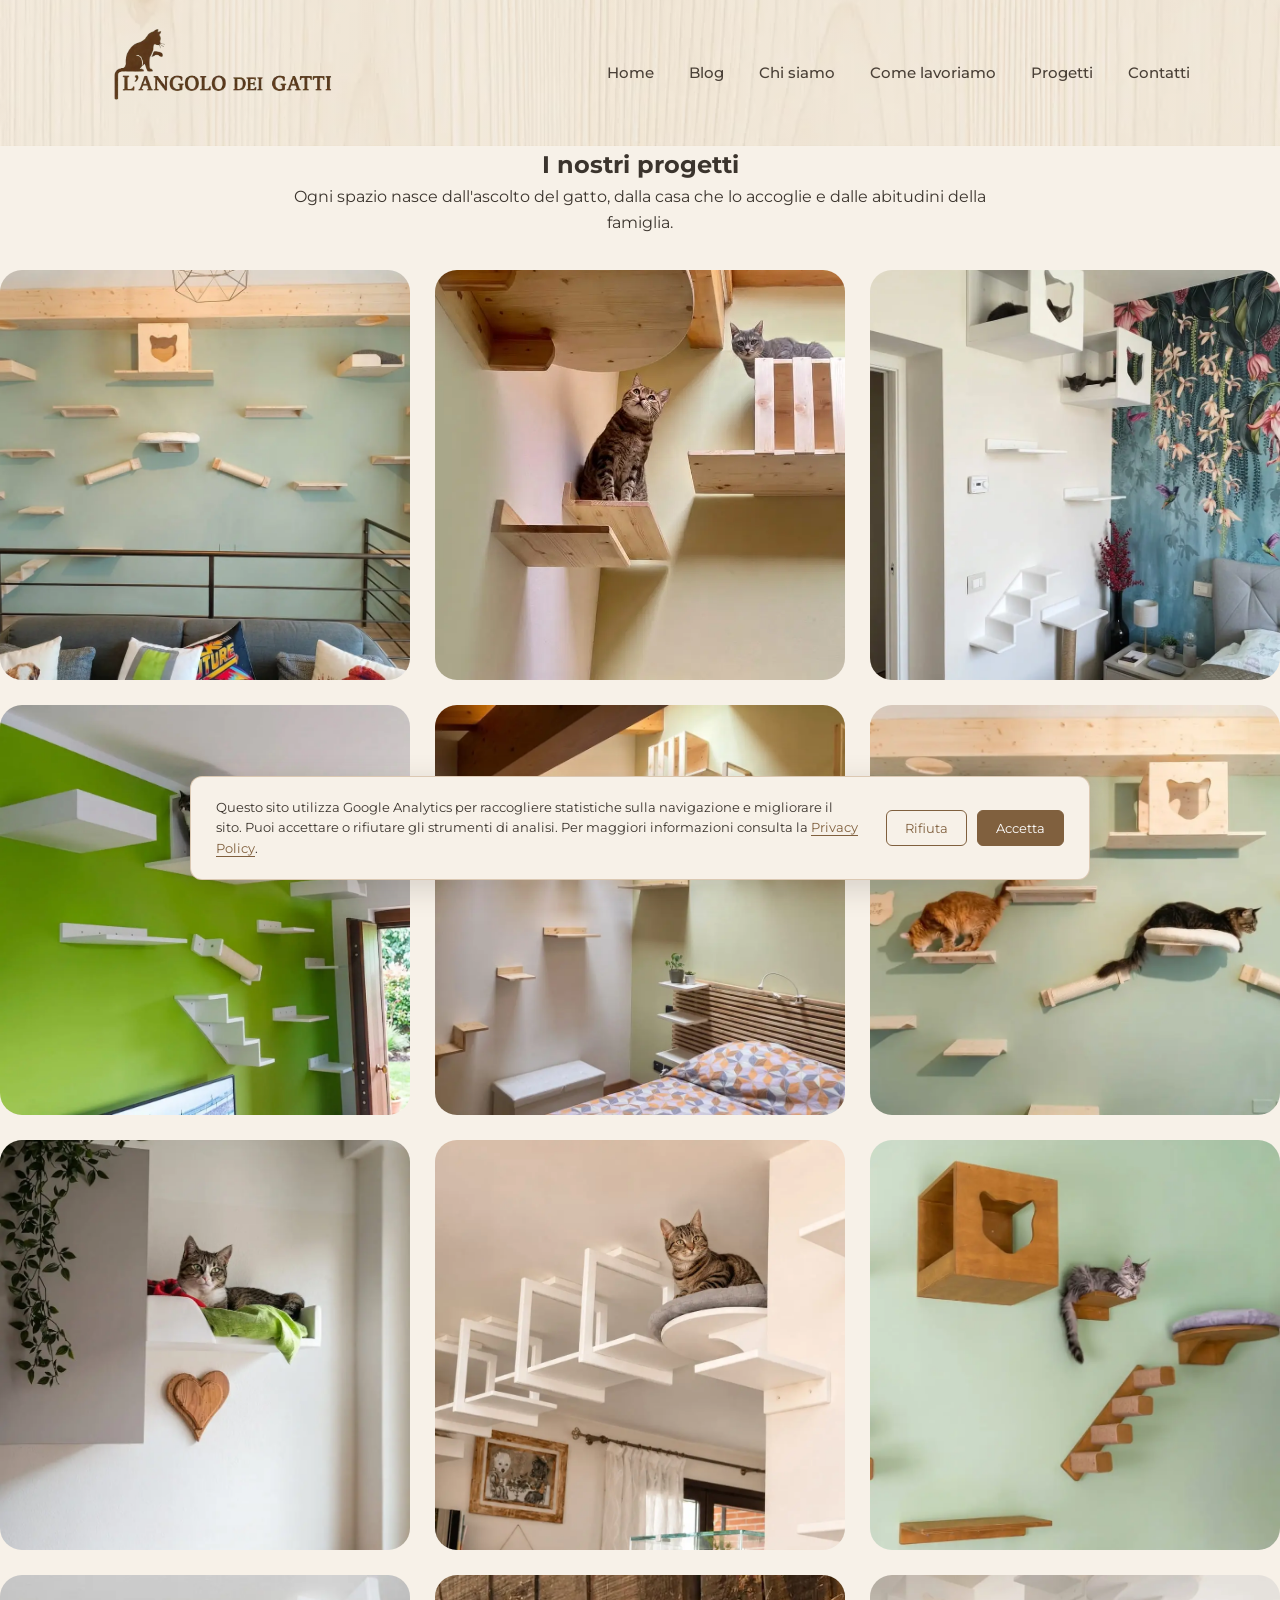
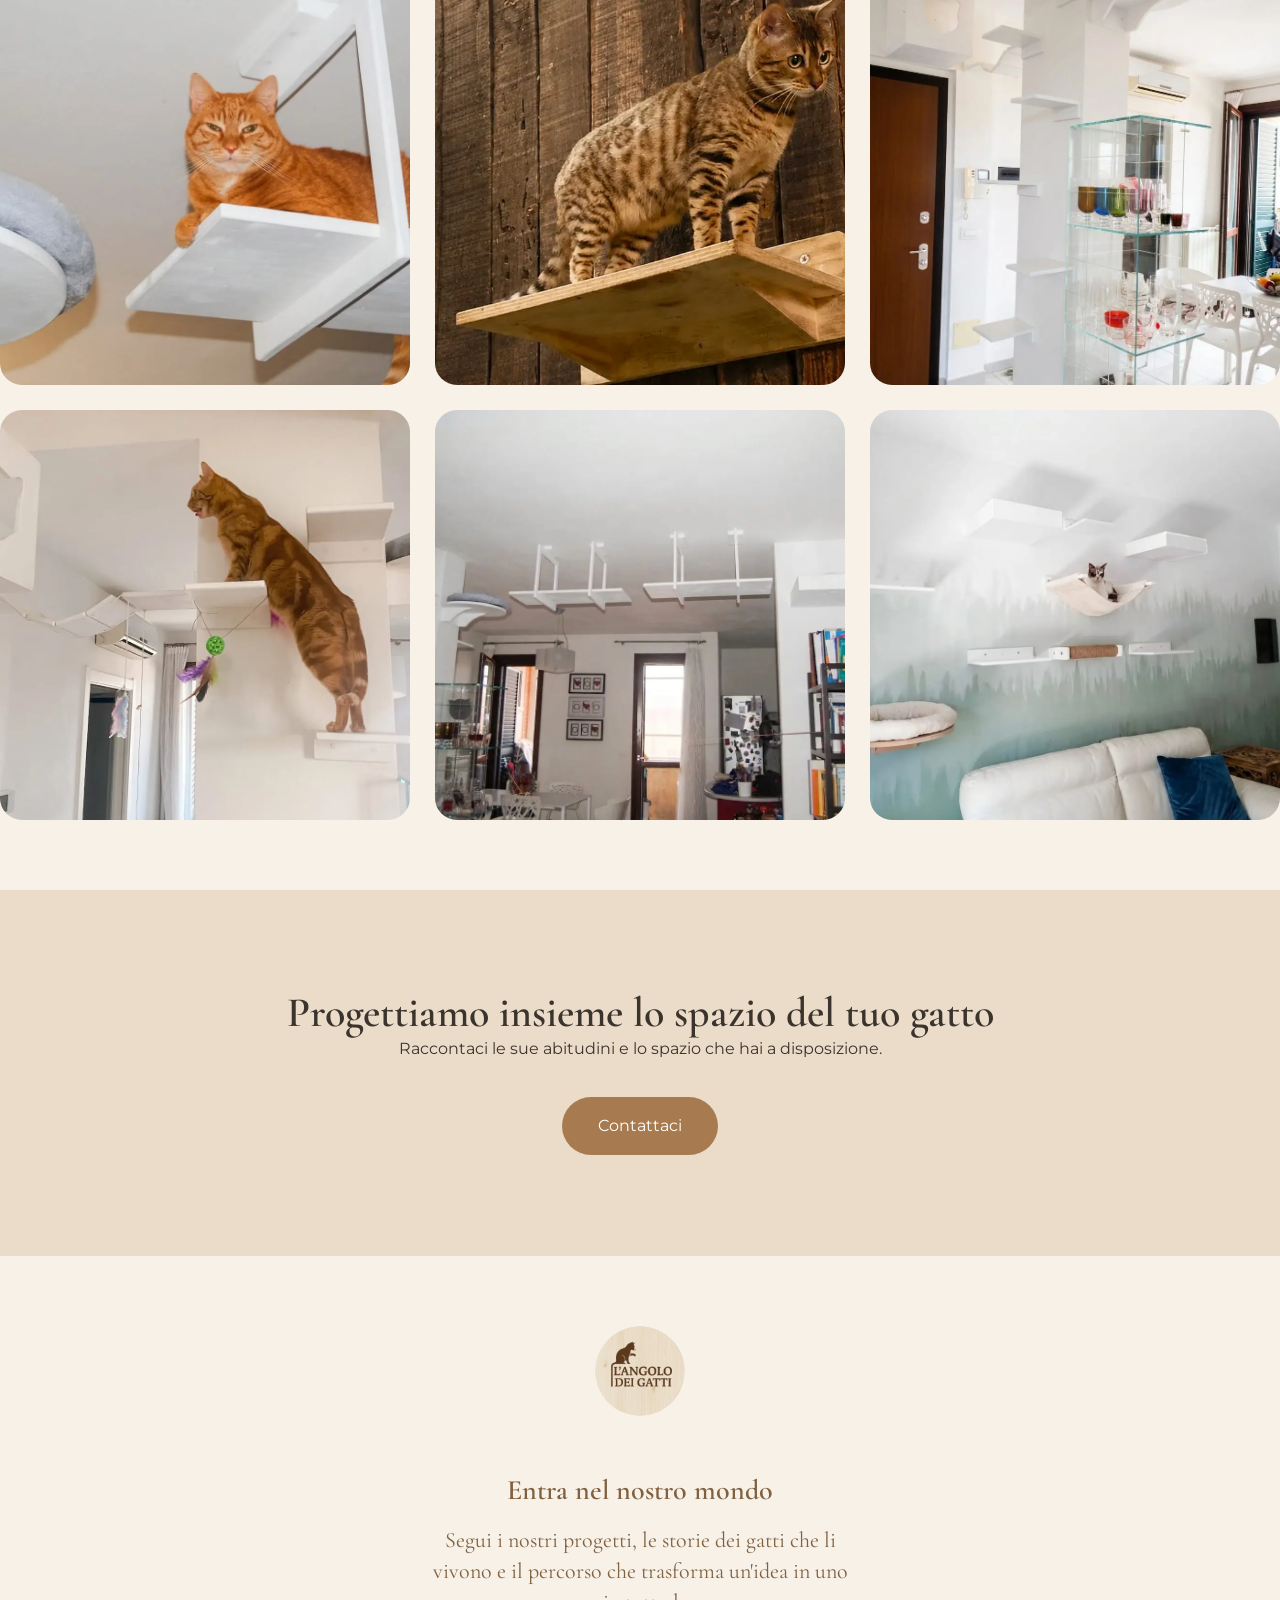
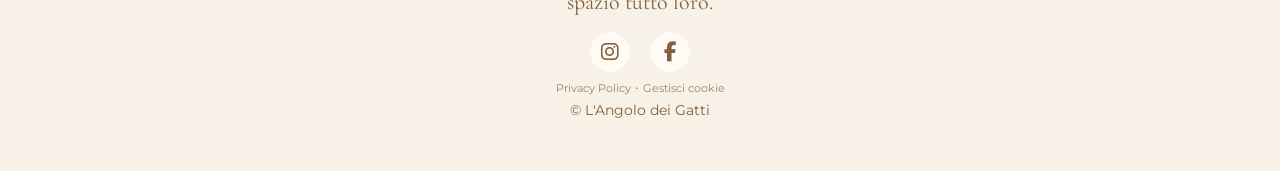
<file: progetti.html>
<!DOCTYPE html>
<html lang="it">

<head>

<meta charset="UTF-8">
<meta name="viewport" content="width=device-width, initial-scale=1.0">

<title>Progetti | L'Angolo dei Gatti</title>

<meta name="description" content="Scopri i progetti in legno su misura realizzati per gatti e case diverse.">

<link rel="stylesheet" href="css/stile.css">

<link href="https://fonts.googleapis.com/css2?family=Cormorant+Garamond:wght@500;600;700&family=Montserrat:wght@300;400;500;600&display=swap" rel="stylesheet">

<link rel="stylesheet" href="https://cdnjs.cloudflare.com/ajax/libs/font-awesome/6.5.2/css/all.min.css">

</head>


<body>


<header class="header">


<div class="logo">

<a href="index.html">

<img 
src="immagini/logo-header.webp" 
alt="L'Angolo dei Gatti"
width="260"
height="90">

</a>

</div>



<button class="hamburger" type="button" aria-label="Apri il menu" aria-expanded="false">
☰
</button>



<nav class="menu">

<a href="index.html">Home</a>

<a href="blog.html">Blog</a>

<a href="chi-siamo.html">Chi siamo</a>

<a href="index.html#lavoriamo">Come lavoriamo</a>

<a href="progetti.html">Progetti</a>

<a href="contatti.html">Contatti</a>

</nav>


</header>





<section class="section projects">


<div class="section-title reveal">


<h1>
I nostri progetti
</h1>


<p>
Ogni spazio nasce dall'ascolto del gatto,
dalla casa che lo accoglie e dalle abitudini della famiglia.
</p>




</div>





<div class="gallery portfolio">



<img class="reveal" src="immagini/progetto-1.webp" alt="Progetto in legno per gatti">


<img class="reveal" src="immagini/progetto-2.webp" alt="Progetto in legno per gatti">


<img class="reveal" src="immagini/progetto-3.webp" alt="Progetto in legno per gatti">


<img class="reveal" src="immagini/progetto-4.webp" alt="Progetto in legno per gatti">


<img class="reveal" src="immagini/progetto-5.webp" alt="Progetto in legno per gatti">


<img class="reveal" src="immagini/progetto-6.webp" alt="Progetto in legno per gatti">


<img class="reveal" src="immagini/progetto-7.webp" alt="Progetto in legno per gatti">


<img class="reveal" src="immagini/progetto-8.webp" alt="Progetto in legno per gatti">


<img class="reveal" src="immagini/progetto-9.webp" alt="Progetto in legno per gatti">


<img class="reveal" src="immagini/progetto-10.webp" alt="Progetto in legno per gatti">


<img class="reveal" src="immagini/progetto-11.webp" alt="Progetto in legno per gatti">


<img class="reveal" src="immagini/progetto-12.webp" alt="Progetto in legno per gatti">


<img class="reveal" src="immagini/progetto-13.webp" alt="Progetto in legno per gatti">


<img class="reveal" src="immagini/progetto-14.webp" alt="Progetto in legno per gatti">


<img class="reveal" src="immagini/progetto-15.webp" alt="Progetto in legno per gatti">


</div>


<div class="mobile-dots"></div>


</section>



<section class="cta">


<h2>
Progettiamo insieme lo spazio del tuo gatto
</h2>


<p>
Raccontaci le sue abitudini e lo spazio che hai a disposizione.
</p>



<a class="button" href="contatti.html">

Contattaci

</a>


</section>







<footer class="reveal">


<img 
src="immagini/logo-tondo.webp" 
alt="Logo L'Angolo dei Gatti"
width="90"
height="90">


<div class="social">

<p class="social-title">
Entra nel nostro mondo
</p>

<p class="social-text">
Segui i nostri progetti, le storie dei gatti che li vivono e il percorso che trasforma un'idea in uno spazio tutto loro.
</p>

<a href="https://www.instagram.com/langolodeigatti/" 
target="_blank"
aria-label="Seguici su Instagram">

<i class="fa-brands fa-instagram"></i>

</a>

<a href="https://www.facebook.com/langolodeigatti" 
target="_blank"
aria-label="Seguici su Facebook">

<i class="fa-brands fa-facebook-f"></i>

</a>



</div>


<p class="footer-privacy">
    <a class="privacy-link" href="privacy.html">Privacy Policy</a>
    <span aria-hidden="true"> · </span>
    <button id="cookie-settings" class="cookie-settings" type="button">
        Gestisci cookie
    </button>
</p>

<p>
© L'Angolo dei Gatti
</p>


</footer>


<div id="cookie-banner" class="cookie-banner" role="dialog" aria-label="Gestione dei cookie e degli strumenti di analisi">

    <p>
        Questo sito utilizza Google Analytics per raccogliere statistiche sulla navigazione
        e migliorare il sito. Puoi accettare o rifiutare gli strumenti di analisi.
        Per maggiori informazioni consulta la
        <a href="privacy.html">Privacy Policy</a>.
    </p>

    <div class="cookie-buttons">

        <button id="cookie-reject" type="button">
            Rifiuta
        </button>

        <button id="cookie-accept" type="button">
            Accetta
        </button>

    </div>

</div>


<script src="js/script.js"></script>


</body>

</html>
</file>
<file: css/stile.css>
/* =========================================================
   RESET E BASE
   ========================================================= */

* {
    margin: 0;
    padding: 0;
    box-sizing: border-box;
}

html {
    scroll-behavior: smooth;
}

body {
    font-family: 'Montserrat', sans-serif;
    background: #f7f1e8;
    color: #3b342d;
    line-height: 1.6;
}


/* =========================================================
   HEADER
   ========================================================= */

.header {
    width: 100%;
    padding: 14px 7%;

    display: flex;
    justify-content: space-between;
    align-items: center;

    background-color: #f7f1e8;
    background-image:
        linear-gradient(
            rgba(247, 241, 232, 0.45),
            rgba(247, 241, 232, 0.45)
        ),
        url("../immagini/texture-legno-header.webp");

    background-size: cover;
    background-position: center;
    background-repeat: no-repeat;

    position: relative;
    z-index: 100;
}

.logo img {
    width: 260px;
    height: auto;
}

.menu {
    display: flex;
    gap: 35px;
}

.menu a {
    text-decoration: none;
    color:#4a4037;
    font-size: 15px;
    font-weight: 500;
    transition: color 0.3s ease;
}

.menu a:hover {
    color: #a77b4f;
}

.hamburger {
    display: none;
    font-size: 34px;
    cursor: pointer;
    background: transparent;
    border: none;
    padding: 5px;
    color: #3b342d;
}


/* =========================================================
   HERO
   ========================================================= */

.hero {
    height: 85vh;
    position: relative;
    overflow: hidden;

    display: flex;
    align-items: center;
}

.hero-image {
    position: absolute;
    width: 100%;
    height: 110%;
    top: -5%;

    object-fit: cover;
    will-change: transform;

    z-index: 0;
}

.hero::before {
    content: "";

    position: absolute;
    top: 0;
    left: 0;

    width: 100%;
    height: 80px;

    background: linear-gradient(
        to bottom,
        rgba(247, 241, 232, 0.95),
        rgba(247, 241, 232, 0)
    );

    z-index: 2;
}

.hero::after {
    content: "";

    position: absolute;
    inset: 0;

    background: rgba(60, 45, 30, 0.18);

    z-index: 1;
}

.hero-content {
    position: relative;
    z-index: 3;

    max-width: 600px;
    margin-left: 8%;

    color: white;

    text-shadow: 0 2px 12px rgba(0, 0, 0, 0.35);
}

.small-title {
    letter-spacing: 3px;
    font-size: 14px;
    margin-bottom: 20px;
}

.hero h1 {
    font-family: 'Cormorant Garamond', serif;
    font-size: 74px;
    line-height: 0.9;
    margin-bottom: 25px;
}

.hero-description {
    font-size: 20px;
    line-height: 1.6;
    color: white;
    max-width: 600px;
    margin-top: 25px;
}

.hero-details {
    font-size: 16px;
    line-height: 1.6;
    color: rgba(255, 255, 255, 0.85);

    max-width: 560px;
    margin-top: 15px;

    text-shadow: 0 2px 8px rgba(0, 0, 0, 0.45);
}


/* =========================================================
   BOTTONI
   ========================================================= */

.button {
    display: inline-flex;

    justify-content: center;
    align-items: center;
    text-align: center;

    margin-top: 35px;
    padding: 15px 35px;

    background: #a77b4f;
    color: white;

    text-decoration: none;
    border: 1px solid transparent;
    border-radius: 30px;

    transition:
        background-color 0.35s ease,
        color 0.35s ease,
        border-color 0.35s ease,
        transform 0.35s ease,
        box-shadow 0.35s ease;
}

.button:hover {
    transform: translateY(-4px);
    background: #80603e;
    color: white;
}


/* Bottoni secondari: inizialmente trasparenti */

.secondary {
    background: transparent;
    border: 1px solid #a77b4f;
    color: #80603e;
}

.secondary:hover {
    background: #a77b4f;
    color: white;
    border-color: #a77b4f;
}


/* =========================================================
   SEZIONI GENERALI
   ========================================================= */

.section {
    padding: 60px 8%;
}

.section-title {
    max-width: 700px;
    margin: auto;
    text-align: center;
}

.section-title h2,
.about-text h2,
.cta h2,
.story-text h2 {
    font-family: 'Cormorant Garamond', serif;
    font-size: 42px;
    font-weight: 600;
    line-height: 1.1;
}

.section-title h2 {
    margin-bottom: 15px;
}


/* =========================================================
   CARD / SERVIZI
   ========================================================= */

.cards {
    display: grid;
    grid-template-columns: repeat(3, 1fr);

    gap: 35px;
    margin-top: 60px;
}

.card {
    background: #fffaf3;

    padding: 40px 20px;

    border-radius: 20px;
    text-align: center;

    box-shadow: 0 8px 24px rgba(59, 52, 45, 0.08);

    transition:
        transform 0.4s ease,
        box-shadow 0.4s ease;
}

.card:hover {
    transform: translateY(-8px);
    box-shadow: 0 15px 35px rgba(59, 52, 45, 0.14);
}

.icon {
    width: 80px;
    height: 80px;

    margin: 0 auto 25px;

    display: flex;
    justify-content: center;
    align-items: center;

    transition: transform 0.35s ease;
}

.icon img {
    width: 65px;
    height: 65px;
    object-fit: contain;
}

.card:hover .icon {
    transform: translateY(-3px);
}


/* =========================================================
   VALORE SU MISURA
   ========================================================= */

.value-section {
    background: #eadcc9;

    text-align: center;

    max-width: none;

    padding: 70px 8%;
    margin: 0 0 70px;
}

.value-section h2 {
    font-family: 'Cormorant Garamond', serif;

    font-size: 42px;
    font-weight: 600;
    line-height: 1.1;

    margin-bottom: 30px;
}

.value-section p {
    max-width: 750px;

    margin: 0 auto 20px;

    line-height: 1.8;
}

.custom {
    background: #fffaf3;
    padding: 80px 8% 60px;
}


/* =========================================================
   GALLERIA
   ========================================================= */

.gallery {
    display: grid;
    grid-template-columns: repeat(3, 1fr);

    gap: 25px;
    margin-top: 35px;
}

.gallery img {
    width: 100%;
    aspect-ratio: 1 / 1;

    object-fit: cover;

    border-radius: 22px;

    transition:
        transform 0.45s ease,
        box-shadow 0.45s ease;
}

.gallery img:hover {
    transform: scale(1.04);
}


/* =========================================================
   ABOUT PREVIEW
   ========================================================= */

.about-preview {
    display: grid;
    grid-template-columns: 1fr 1fr;

    gap: 60px;

    padding: 100px 8%;

    align-items: center;
}

.about-image img {
    width: 100%;
    border-radius: 25px;

    transition:
        transform 0.45s ease,
        box-shadow 0.45s ease;
}

.about-image img:hover {
    transform: scale(1.03);
}


/* =========================================================
   CTA
   ========================================================= */

.cta {
    background: #eadcc9;

    padding: 100px 20px;

    text-align: center;
}


/* =========================================================
   FOOTER
   ========================================================= */

footer {
    text-align: center;

    padding: 70px 20px 50px;

    background: #f7f1e8;

    border-top: 1px solid rgba(167, 123, 79, 0.18);
}

footer img {
    width: 90px;

    margin-bottom: 20px;

    border-radius: 50%;
}

footer p {
    font-size: 14px;
    color: #80603e;
}


/* =========================================================
   ANIMAZIONI DI ENTRATA
   ========================================================= */

.reveal {
    opacity: 0;

    transform: translateY(25px);

    transition:
        opacity 0.8s ease,
        transform 0.8s ease;
}

.reveal.visible {
    opacity: 1;
    transform: translateY(0);
}


/* =========================================================
   RECENSIONI
   ========================================================= */

.reviews-grid {
    display: grid;
    grid-template-columns: repeat(3, 1fr);

    gap: 40px;

    margin-top: 60px;
}

.review-card {
    background: #fffaf3;

    padding: 40px 35px;

    border-radius: 22px;

    text-align: center;

    transition:
        transform 0.4s ease,
        box-shadow 0.4s ease;
}

.review-card:hover {
    transform: translateY(-8px);
    box-shadow: 0 15px 35px rgba(59, 52, 45, 0.12);
}

.stars {
    color: #a77b4f;

    font-size: 22px;

    margin-bottom: 20px;
}

.review-card p {
    font-style: italic;

    margin-bottom: 25px;

    font-size: 15px;
}

.reviews-button {
    text-align: center;
    margin-top: 50px;
}

.reviews-button .button {
    display: inline-flex;

    justify-content: center;
    align-items: center;
    text-align: center;
}


/* =========================================================
   PAGINA PROGETTI
   ========================================================= */

.portfolio {
    display: grid;
    grid-template-columns: repeat(3, 1fr);

    gap: 25px;

    margin-top: 35px;
}

.portfolio img {
    width: 100%;
    max-width: 100%;

    height: auto;

    aspect-ratio: 1 / 1;

    object-fit: cover;

    border-radius: 22px;

    transition:
        transform 0.45s ease,
        box-shadow 0.45s ease;
}

.portfolio img:hover {
    transform: scale(1.02);
}

.projects {
    text-align: center;
    padding: 0 0 70px;
}

.projects-button {
    display: flex;

    justify-content: center;

    width: 100%;

    margin-top: 35px;
}

.projects-button .button {
    display: inline-block;
}


/* =========================================================
   CAROSELLO MOBILE
   ========================================================= */

.mobile-dots {
    display: none;
}

.mobile-hint {
    display: none;
}


/* =========================================================
   STORY SECTION
   ========================================================= */

.story-section {
    display: grid;
    grid-template-columns: 1fr 1fr;

    gap: 70px;

    padding: 100px 8%;

    align-items: center;
}

.story-image {
    display: flex;
    justify-content: center;
}

.story-image img {
    width: 100%;
    height: 650px;

    object-fit: cover;

    border-radius: 25px;

    transition:
        transform 0.45s ease,
        box-shadow 0.45s ease;
}

.story-image img:hover {
    transform: scale(1.03);
}

.story-text h2 {
    font-family: 'Cormorant Garamond', serif;

    font-size: 48px;
    font-weight: 600;

    line-height: 1.1;

    margin-bottom: 30px;
}

.story-text p {
    margin-bottom: 18px;
    line-height: 1.7;
}


/* =========================================================
   HOME - LA NOSTRA STORIA
   ========================================================= */

.home-about-story {
    position: relative;

    width: 90%;
    max-width: 1400px;

    height: 650px;

    margin: 100px auto;

    overflow: hidden;

    border-radius: 30px;
}

.home-about-story > img {
    width: 100%;
    height: 100%;

    object-fit: cover;
    object-position: center 60%;
}

.home-about-story::after {
    content: "";

    position: absolute;
    inset: 0;

    background: linear-gradient(
        rgba(0, 0, 0, 0.15),
        rgba(0, 0, 0, 0.55)
    );
}

.home-about-overlay {
    position: absolute;

    z-index: 2;

    left: 8%;
    bottom: 10%;

    max-width: 600px;

    color: white;

    text-shadow: 0 3px 15px rgba(0, 0, 0, 0.45);
}

.home-about-overlay .small-title {
    color: white;
}

.home-about-overlay h2 {
    font-family: 'Cormorant Garamond', serif;

    font-size: 55px;
    line-height: 1;

    margin-bottom: 25px;
}

.home-about-overlay p {
    font-size: 17px;

    line-height: 1.7;

    margin-bottom: 15px;
}

.home-about-overlay .button {
    margin-top: 20px;

    background: #a77b4f;

    border: none;

    color: white;
}

.home-about-overlay .button:hover {
    background: #80603e;
}


/* =========================================================
   PAGINA CHI SIAMO
   ========================================================= */

.about-hero {
    display: grid;
    grid-template-columns: 1fr 1fr;

    gap: 60px;

    padding: 100px 8% 50px;

    align-items: center;
}

.about-hero-image img {
    width: 100%;
    height: 600px;

    object-fit: cover;

    border-radius: 30px;

    transition: transform 0.45s ease;
}

.about-hero-image img:hover {
    transform: scale(1.03);
}

.about-hero-text h1 {
    font-family: 'Cormorant Garamond', serif;

    font-size: 60px;
    line-height: 1;

    margin-bottom: 30px;
}

.about-hero-text p {
    font-size: 18px;
    line-height: 1.7;
}

.about-story {
    max-width: 850px;

    margin: auto;

    padding: 45px 8% 70px;

    text-align: center;
}

.about-story h2,
.about-philosophy h2,
.about-us h2,
.about-cta h2 {
    font-family: 'Cormorant Garamond', serif;

    font-size: 44px;
    line-height: 1.1;

    margin-bottom: 30px;
}

.about-story p,
.about-philosophy p,
.about-us p {
    margin-bottom: 18px;
    line-height: 1.7;
}

.about-philosophy {
    background: #eadcc9;

    padding: 90px 8%;

    text-align: center;
}

.about-principle {
    margin-top: 80px;

    padding: 40px 20px;

    text-align: center;
}

.about-principle p {
    font-family: 'Cormorant Garamond', serif;

    font-size: 42px;
    line-height: 1.1;

    color: #3b342d;
}

.about-principle span {
    display: block;

    margin-top: 20px;

    font-size: 15px;

    letter-spacing: 1px;

    color: #80603e;
}

.about-us {
    max-width: 850px;

    margin: auto;

    padding: 80px 8%;

    text-align: center;
}

.about-cta {
    background: #eadcc9;

    padding: 100px 20px;

    text-align: center;
}


/* =========================================================
   BOX ANYA E MIMÌ
   ========================================================= */

.cats-story {
    display: grid;
    grid-template-columns: repeat(2, 1fr);

    gap: 35px;

    max-width: 1000px;

    margin: 50px auto 0;
}

.cat-story-card {
    background: #fffaf3;

    border-radius: 25px;

    padding: 55px 45px;

    min-height: 320px;

    display: flex;
    flex-direction: column;

    justify-content: center;

    text-align: center;

    box-shadow: 0 15px 35px rgba(80, 60, 40, 0.12);

    transition:
        transform 0.35s ease,
        box-shadow 0.35s ease;
}

.cat-story-card:hover {
    transform: translateY(-6px);

    box-shadow: 0 20px 45px rgba(80, 60, 40, 0.18);
}

.cat-story-card h3 {
    font-family: 'Cormorant Garamond', serif;

    font-size: 42px;

    margin-bottom: 10px;
}

.cat-story-card h4 {
    font-size: 15px;

    font-weight: 500;

    color: #80603e;

    margin-bottom: 25px;
}

.cat-story-card p {
    line-height: 1.7;
}

.cat-story-card:nth-child(2) {
    transition-delay: 0.15s;
}


/* =========================================================
   BLOG
   ========================================================= */

.blog-page {
    padding: 80px 8%;
}

.blog-grid {
    display: grid;
    grid-template-columns: repeat(2, 1fr);

    gap: 45px;

    margin-top: 60px;

    max-width: 1100px;

    margin-left: auto;
    margin-right: auto;
}

.blog-card {
    background: #fffaf3;

    border-radius: 22px;

    overflow: hidden;

    box-shadow: 0 8px 24px rgba(59, 52, 45, 0.08);

    transition:
        transform 0.35s ease,
        box-shadow 0.35s ease;
}

.blog-card:hover {
    transform: translateY(-8px);

    box-shadow: 0 15px 35px rgba(59, 52, 45, 0.14);
}

.blog-card img {
    width: 100%;
    height: 220px;

    object-fit: cover;

    transition: transform 0.45s ease;
}

.blog-card:hover img {
    transform: scale(1.03);
}

.blog-card-content {
    padding: 30px;
}

.blog-card h2 {
    font-family: 'Cormorant Garamond', serif;

    font-size: 30px;
    line-height: 1.15;

    margin-bottom: 15px;

    text-align: center;
}

.blog-card h3 {
    text-align: center;
}

.blog-card p {
    font-size: 16px;

    line-height: 1.7;

    margin-bottom: 20px;

    text-align: center;
}

.blog-card a {
    display:block;
    width:max-content;
    margin:20px auto 0;
    padding:10px 24px;

    color:#80603e;
    background:transparent;

    border:1px solid #a77b4f;
    border-radius:30px;

    text-decoration:none;
    font-size:14px;
    font-weight:500;

    transition:.35s ease;
}

.blog-card a:hover {
    background:#a77b4f;
    color:white;
    transform:translateY(-3px);
}


/* =========================================================
   ARTICOLI BLOG
   ========================================================= */

.article-page {
    padding: 80px 8%;

    color: #3b342d;
}

.article-header {
    max-width: 900px;

    margin: auto;

    text-align: center;
}

.article-header h1 {
    font-family: 'Cormorant Garamond', serif;

    font-size: 52px;

    font-weight: 600;

    line-height: 1.1;

    color: #3b342d;

    margin-bottom: 20px;
}

.article-image {
    width: 100%;

    max-height: 520px;

    object-fit: cover;

    border-radius: 30px;
}

.article-intro {
    max-width: 800px;

    margin: 40px auto 0;

    padding: 30px 35px;

    background: #eadcc9;

    border-radius: 20px;

    box-shadow: 0 10px 30px rgba(59, 52, 45, 0.08);
}

.article-intro p {
    font-family: 'Cormorant Garamond', serif;

    font-size: 24px;

    line-height: 1.5;

    color: #3b342d;

    margin: 0;

    text-align: center;
}

.article-content {
    max-width: 800px;

    margin: 70px auto 0;
}

.article-content p {
    font-size: 17px;

    line-height: 1.9;

    color: #3b342d;

    margin-bottom: 28px;

    text-align: left;
}

.article-content h2 {
    font-family: 'Cormorant Garamond', serif;

    font-size: 38px;

    font-weight: 600;

    line-height: 1.1;

    margin-top: 55px;
    margin-bottom: 20px;

    color: #3b342d;

    text-align: center;
}


/* =========================================================
   CTA INTERNA ARTICOLO
   ========================================================= */

.article-cta {
    max-width: 900px;

    margin: 80px auto;

    padding: 60px 8%;

    background: #eadcc9;

    border-radius: 30px;

    text-align: center;

    box-shadow: 0 15px 40px rgba(59, 52, 45, 0.12);
}

.article-cta h2 {
    font-family: 'Cormorant Garamond', serif;

    font-size: 42px;

    line-height: 1.1;

    margin-bottom: 20px;
}

.article-cta p {
    font-size: 17px;

    line-height: 1.7;

    margin-bottom: 30px;
}

.article-content .article-cta p {
    text-align: center;
}


/* =========================================================
   META ARTICOLO
   ========================================================= */

.article-meta {
    font-size: 14px;

    color: #80603e;

    margin-bottom: 35px;

    letter-spacing: 0.5px;
}


/* =========================================================
   BLOG HOME
   ========================================================= */

.blog-preview {
    background: #eadcc9;
}

.blog-cards {
    display: grid;
    grid-template-columns: repeat(3, 1fr);

    gap: 35px;

    max-width: 1200px;

    margin: 60px auto 0;
}


/* Le card della home usano lo stesso effetto delle card blog */

.blog-cards .blog-card {
    background: #fffaf3;

    border-radius: 25px;

    overflow: hidden;

    transition:
        transform 0.4s ease,
        box-shadow 0.4s ease;
}

.blog-cards .blog-card:hover {
    transform: translateY(-8px);

    box-shadow: 0 15px 35px rgba(59, 52, 45, 0.14);
}

.blog-card img {
    width: 100%;

    height: 230px;

    object-fit: cover;
}

.blog-card div {
    padding: 30px;
}

.blog-card h3 {
    font-family: 'Cormorant Garamond', serif;

    font-size: 30px;

    line-height: 1.1;

    margin-bottom: 15px;
}

.blog-card p {
    font-size: 15px;

    line-height: 1.7;

    margin-bottom: 20px;
}



/* =========================================================
   QUESTIONARIO / MODULO CONTATTI
   ========================================================= */

.questionnaire-section {
    background: #f7f1e8;
}

.questionnaire-section .section-title {
    max-width: 720px;
    margin: 0 auto 44px;
    text-align: center;
}

.questionnaire-section .section-title .small-title {
    margin-bottom: 14px;
}

.questionnaire-section .section-title h2 {
    margin-bottom: 16px;
}

.questionnaire-section .section-title p:last-child {
    max-width: 600px;
    margin: 0 auto;
}


/* Contenitore */

.questionnaire-wrapper {
    max-width: 820px;
    margin: 0 auto;
}


/* Form */

.contact-form {
    display: flex;
    flex-direction: column;
}


/* Righe con due domande */

.form-row {
    display: grid;
    grid-template-columns: 1fr 1fr;
    gap: 36px;
    margin-bottom: 42px;
}


/* Singola domanda */

.form-field {
    display: flex;
    flex-direction: column;
    min-width: 0;
}


/* Spazio tra i blocchi a tutta larghezza */

.form-field-full {
    margin-bottom: 42px;
}


/* Etichette */

.form-field label {
    display: block;
    margin: 0 0 12px;

    font-family: 'Montserrat', sans-serif;
    font-size: 16px;
    font-weight: 500;
    line-height: 1.45;

    color: #403b37;
}


/* Campi */

.contact-form input[type="text"],
.contact-form input[type="email"],
.contact-form select,
.contact-form textarea {
    display: block;
    width: 100%;
    box-sizing: border-box;

    padding: 15px 17px;

    border: 1px solid #d8cec3;
    border-radius: 6px;

    background: #f1ebe3;
    color: #403b37;

    font-family: 'Montserrat', sans-serif;
    font-size: 14px;
    font-weight: 400;
    line-height: 1.5;

    transition:
        border-color 0.2s ease,
        background-color 0.2s ease,
        box-shadow 0.2s ease;
}


/* Placeholder */

.contact-form input::placeholder,
.contact-form textarea::placeholder {
    color: #9f968d;
}


/* Select */

.contact-form select {
    cursor: pointer;
}


/* Focus */

.contact-form input[type="text"]:focus,
.contact-form input[type="email"]:focus,
.contact-form select:focus,
.contact-form textarea:focus {
    outline: none;

    border-color: #b87567;
    background: #faf7f3;

    box-shadow: 0 0 0 3px rgba(184, 117, 103, 0.08);
}


/* Textarea */

.contact-form textarea {
    min-height: 140px;
    resize: vertical;
    line-height: 1.65;
}


/* Privacy */

.privacy-consent {
    display: flex !important;
    align-items: flex-start;

    gap: 10px;

    margin: 0 0 0 !important;

    font-family: 'Montserrat', sans-serif;
    font-size: 12px !important;
    font-weight: 400 !important;
    line-height: 1.55;

    color: #817a73;
}

.privacy-consent input[type="checkbox"] {
    width: auto;
    margin: 4px 0 0;

    flex-shrink: 0;
}

.privacy-consent a {
    color: inherit;
    text-decoration: underline;
}


/* Pulsante */

.contact-form .button {
    align-self: center;

    margin-top: 32px;

    padding: 13px 30px;

    font-family: 'Montserrat', sans-serif;
    font-size: 14px;
    font-weight: 500;
}


/* Pulsante durante l'invio */

.contact-form .button:disabled {
    opacity: 0.6;
    cursor: wait;
}


/* Messaggio di risultato */

.form-result {
    min-height: 20px;

    margin-top: 16px;

    font-family: 'Montserrat', sans-serif;
    font-size: 13px;
    line-height: 1.5;

    text-align: center;
}

.form-result.success {
    color: #55745d;
}

.form-result.error {
    color: #a05252;
}


/* Campo anti-spam */

.hidden {
    display: none !important;
}


/* =========================================================
   MOBILE
   ========================================================= */

@media (max-width: 700px) {

    .questionnaire-section .section-title {
        margin-bottom: 36px;
    }


    /* Le due colonne diventano una */

    .form-row {
        display: flex;
        flex-direction: column;

        gap: 30px;

        margin-bottom: 36px;
    }


    /* Spazi dei blocchi */

    .form-field-full {
        margin-bottom: 36px;
    }


    /* Etichette */

    .form-field label {
        margin-bottom: 10px;

        font-size: 15px;
    }


    /* Campi */

    .contact-form input[type="text"],
    .contact-form input[type="email"],
    .contact-form select,
    .contact-form textarea {
        padding: 14px 15px;

        font-size: 13px;
    }


    /* Testo */

    .contact-form textarea {
        min-height: 125px;
    }


    /* Privacy */

    .privacy-consent {
        font-size: 11px !important;
    }


    /* Pulsante */

    .contact-form .button {
        margin-top: 28px;

        padding: 13px 28px;

        font-size: 13px;
    }
}



/* =========================================================
   SOCIAL FOOTER
   ========================================================= */

.social {
    margin-top: 25px;
}

.social-title {
    font-family: 'Cormorant Garamond', serif;

    font-size: 28px;

    font-weight: 600;

    margin-bottom: 12px;
}

.social-text {
    font-family: 'Cormorant Garamond', serif;

    font-size: 22px;

    font-weight: 400;

    max-width: 450px;

    margin: 0 auto 15px;

    line-height: 1.4;

    color: #80603e;
}

.social a {
    display: inline-flex;

    justify-content: center;
    align-items: center;

    width: 40px;
    height: 40px;

    margin: 0 8px;

    border-radius: 50%;

    background: #fffaf3;
    color: #80603e;

    font-size: 20px;

    text-decoration: none;

    transition:
        background-color 0.3s ease,
        color 0.3s ease,
        transform 0.3s ease;
}

.social a:hover {
    background: #a77b4f;
    color: white;

    transform: translateY(-3px);
}


/* =========================================================
   FOCUS DA TASTIERA
   ========================================================= */

/*
   Il contorno NON deve essere sempre visibile.
   Compare solo quando l'elemento viene raggiunto
   tramite tastiera, migliorando accessibilità senza
   rovinare il normale aspetto del sito.
*/

a:focus-visible,
button:focus-visible {
    outline: 3px solid #a77b4f;
    outline-offset: 4px;
    border-radius: 6px;
}




/* =========================================================
   MOBILE
   ========================================================= */

@media (max-width: 900px) {

    /* ---------- HEADER ---------- */

    .logo img {
        width: 190px;
    }

    .header {
        flex-direction: row;
    }

    .hamburger {
        display: block;
    }

    .menu {
        position: absolute;

        top: 90px;
        left: 0;

        width: 100%;

        background: #f7f1e8;

        display: flex;
        flex-direction: column;

        align-items: center;

        padding: 30px 0;

        gap: 25px;

        opacity: 0;
        visibility: hidden;

        transform: translateY(-20px);

        transition:
            opacity 0.35s ease,
            visibility 0.35s ease,
            transform 0.35s ease;
    }

    .menu.active {
        opacity: 1;
        visibility: visible;
        transform: translateY(0);
    }


    /* ---------- HERO ---------- */

    .hero {
        height: 75vh;
    }

    .hero-image {
        height: 100%;
        top: 0;

        object-position: center center;
    }

    .hero-content {
        max-width: 85%;
    }

    .hero h1 {
        font-size: 50px;
    }

    .hero-details {
        display: none;
    }


    /* ---------- SEZIONI ---------- */

    .section {
        padding: 40px 8%;
    }

    .section-title {
        max-width: 320px;

        margin-left: auto;
        margin-right: auto;
    }

    .section-title h2 {
        margin-bottom: 15px;
    }

    .section-title p {
        margin-top: 12px;
        line-height: 1.6;
    }

    .section-title h2,
    .about-text h2,
    .cta h2 {
        font-size: 34px;
    }


    /* ---------- CARD ---------- */

    .cards {
        grid-template-columns: 1fr;
        margin-top: 25px;
    }

    .card {
        padding: 35px 25px;
    }

    .icon {
        width: 65px;
        height: 65px;

        margin: 0 auto 15px;
    }

    .icon img {
        width: 55px;
        height: 55px;
    }


    /* ---------- VALUE ---------- */

    .value-section {
        width: 100%;

        padding: 50px 8%;

        margin-left: 0;
        margin-right: 0;
        margin-bottom: 50px;
    }

    .value-section h2 {
        font-size: 36px;
    }


    /* ---------- STORY ---------- */

    .story-section {
        grid-template-columns: 1fr;

        padding: 50px 8%;

        gap: 20px;
    }

    .story-image img {
        width: 100%;
        height: 260px;

        object-fit: cover;
    }

    .story-text {
        text-align: center;
    }

    .story-text h2 {
        font-size: 36px;
    }


    /* ---------- GALLERIA ---------- */

    .gallery {
        grid-template-columns: 1fr;
    }


    /* ---------- PROGETTI ---------- */

    .projects {
        text-align: center;
        padding: 0 0 35px;
    }

    .mobile-hint {
        display: block;

        margin-top: 15px;

        font-size: 14px;

        opacity: 0.7;
    }

    .portfolio {
        display: flex;

        flex-wrap: nowrap;

        overflow-x: auto;

        gap: 15px;

        padding-left: 6%;
        padding-right: 6%;
        padding-bottom: 20px;

        scroll-snap-type: x mandatory;

        scrollbar-width: none;

        touch-action: pan-x;
    }

    .portfolio::-webkit-scrollbar {
        display: none;
    }

    .portfolio img {
        flex: 0 0 92%;

        width: 92%;
        max-width: 92%;

        aspect-ratio: 4 / 5;

        object-fit: cover;

        scroll-snap-align: center;

        border-radius: 25px;

        box-shadow: 0 10px 30px rgba(59, 52, 45, 0.08);
    }

    .mobile-dots {
        display: flex;

        justify-content: center;

        gap: 8px;

        margin-top: 12px;
        margin-bottom: 12px;
    }

    .mobile-dots span {
        width: 8px;
        height: 8px;

        background: #c9b08f;

        border-radius: 50%;

        opacity: 0.45;
    }

    .mobile-dots span.active {
        background: #a77b4f;
        opacity: 1;
    }


    /* ---------- ABOUT PREVIEW ---------- */

    .about-preview {
        grid-template-columns: 1fr;

        padding: 50px 8%;
    }


    /* ---------- RECENSIONI ---------- */

    .reviews-grid {
        grid-template-columns: 1fr;

        gap: 30px;
    }

    .review-card {
        padding: 35px 30px;
    }


    /* ---------- HOME STORY ---------- */

    .home-about-story {
        width: 90%;

        height: auto;

        margin: 70px auto;

        border-radius: 25px;

        overflow: visible;
    }

    .home-about-story > img {
        height: 240px;

        border-radius: 25px;

        object-position: center 55%;
    }

    .home-about-story::after {
        display: none;
    }

    .home-about-overlay {
        position: relative;

        left: auto;
        bottom: auto;

        color: #3b342d;

        padding: 35px 15px 0;

        text-shadow: none;

        text-align: center;
    }

    .home-about-overlay .small-title {
        color: #80603e;
    }

    .home-about-overlay h2 {
        font-size: 36px;
    }

    .home-about-overlay p {
        font-size: 16px;

        line-height: 1.8;
    }

    .home-about-overlay .button {
        background: #a77b4f;
        color: white;
    }

    .home-about-overlay .button:hover {
        background: #80603e;
    }


    /* ---------- CHI SIAMO ---------- */

    .about-hero {
        grid-template-columns: 1fr;

        padding: 50px 8%;
    }

    .about-hero-image img {
        height: 260px;
    }

    .about-hero-text {
        text-align: center;
    }

    .about-hero-text h1 {
        font-size: 38px;
    }

    .about-story,
    .about-philosophy,
    .about-us {
        padding: 50px 8%;
    }

    .about-story h2,
    .about-philosophy h2,
    .about-us h2,
    .about-cta h2 {
        font-size: 36px;
    }


    /* ---------- ANYA E MIMÌ ---------- */

    .cats-story {
        grid-template-columns: 1fr;
    }

    .cat-story-card {
        padding: 35px 25px;

        min-height: 240px;
    }


    /* ---------- BLOG ---------- */

    .blog-grid {
        grid-template-columns: 1fr;

        gap: 30px;
    }

    .blog-cards {
        grid-template-columns: 1fr;

        margin-top: 35px;
    }

    .blog-card img {
        height: 200px;
    }


    /* ---------- ARTICOLI ---------- */

    .article-page {
        padding: 50px 8%;
    }

    .article-header h1 {
        font-size: 36px;
    }

    .article-content {
        margin-top: 40px;
    }

    .article-content h2 {
        font-size: 32px;
    }

    .article-cta {
        margin: 50px 8%;

        padding: 40px 25px;
    }

    .article-cta h2 {
        font-size: 34px;
    }

    .article-intro {
        padding: 25px 20px;
    }

    .article-intro p {
        font-size: 21px;
    }

}

/* ================================
   PRIVACY POLICY
   ================================ */

.privacy-content {
    max-width: 900px;
    margin: 50px auto 80px;
    padding: 0 25px;
    text-align: left;
}

.privacy-content h2 {
    margin-top: 45px;
    margin-bottom: 18px;
}

.privacy-content h3 {
    margin-top: 30px;
    margin-bottom: 12px;
}

.privacy-content p {
    margin-bottom: 18px;
    line-height: 1.8;
}

.privacy-content ul {
    margin: 15px 0 25px 25px;
    padding-left: 20px;
}

.privacy-content li {
    margin-bottom: 10px;
    line-height: 1.7;
}

.privacy-content a {
    color: inherit;
    text-decoration: underline;
    text-underline-offset: 3px;
}

.privacy-content a:hover {
    opacity: 0.7;
}

/* Link Privacy Policy nel footer */

.privacy-link {
    display: inline-block;
    margin-top: 8px;
    font-size: 11px;
    color: #80603e;
    text-decoration: none;
    opacity: 0.75;
    transition: opacity 0.3s ease;
}

.privacy-link:hover {
    color: #80603e;
    opacity: 1;
    text-decoration: underline;
}

/* ================================
   COOKIE BANNER
   ================================ */

.cookie-banner {
    position: fixed;
    left: 20px;
    right: 20px;
    bottom: 20px;
    max-width: 900px;
    margin: auto;

    padding: 20px 25px;

    background: #f7f1e8;

    border: 1px solid rgba(167, 123, 79, 0.35);
    border-radius: 12px;

    box-shadow: 0 8px 30px rgba(59, 52, 45, 0.18);

    z-index: 9999;

    display: flex;
    align-items: center;
    justify-content: space-between;

    gap: 25px;
}


.cookie-banner p {
    margin: 0;

    font-size: 13px;
    line-height: 1.6;

    color: #3b342d;
}


.cookie-banner a {
    color: #80603e;

    text-decoration: underline;
    text-underline-offset: 3px;
}


.cookie-buttons {
    display: flex;

    gap: 10px;

    flex-shrink: 0;
}


.cookie-buttons button {
    border: 1px solid #80603e;
    border-radius: 6px;

    padding: 9px 18px;

    font-family: 'Montserrat', sans-serif;
    font-size: 13px;

    cursor: pointer;

    transition: all 0.3s ease;
}


#cookie-accept {
    background: #80603e;
    color: #ffffff;
}


#cookie-accept:hover {
    background: #a77b4f;
}


#cookie-reject {
    background: transparent;
    color: #80603e;
}


#cookie-reject:hover {
    background: rgba(128, 96, 62, 0.08);
}


.cookie-buttons button:focus-visible {
    outline: 3px solid #a77b4f;
    outline-offset: 3px;
}


/* ================================
   COOKIE BANNER - SMARTPHONE
   ================================ */

@media (max-width: 700px) {

    .cookie-banner {
        left: 12px;
        right: 12px;
        bottom: 12px;

        padding: 18px;

        flex-direction: column;
        align-items: stretch;

        gap: 15px;
    }


    .cookie-banner p {
        font-size: 12px;
    }


    .cookie-buttons {
        justify-content: flex-end;
    }


    .cookie-buttons button {
        flex: 1;
    }

}

/* ================================
   GESTISCI COOKIE
   ================================ */

.cookie-settings {
    margin-top: 4px;

    padding: 0;

    border: none;
    background: transparent;

    font-family: 'Montserrat', sans-serif;
    font-size: 11px;

    color: #80603e;

    text-decoration: none;

    opacity: 0.75;

    cursor: pointer;

    transition: opacity 0.3s ease;
}

.cookie-settings:hover {
    opacity: 1;
    text-decoration: underline;
}

.cookie-settings:focus-visible {
    outline: 3px solid #a77b4f;
    outline-offset: 4px;
    border-radius: 4px;
}
</file>
